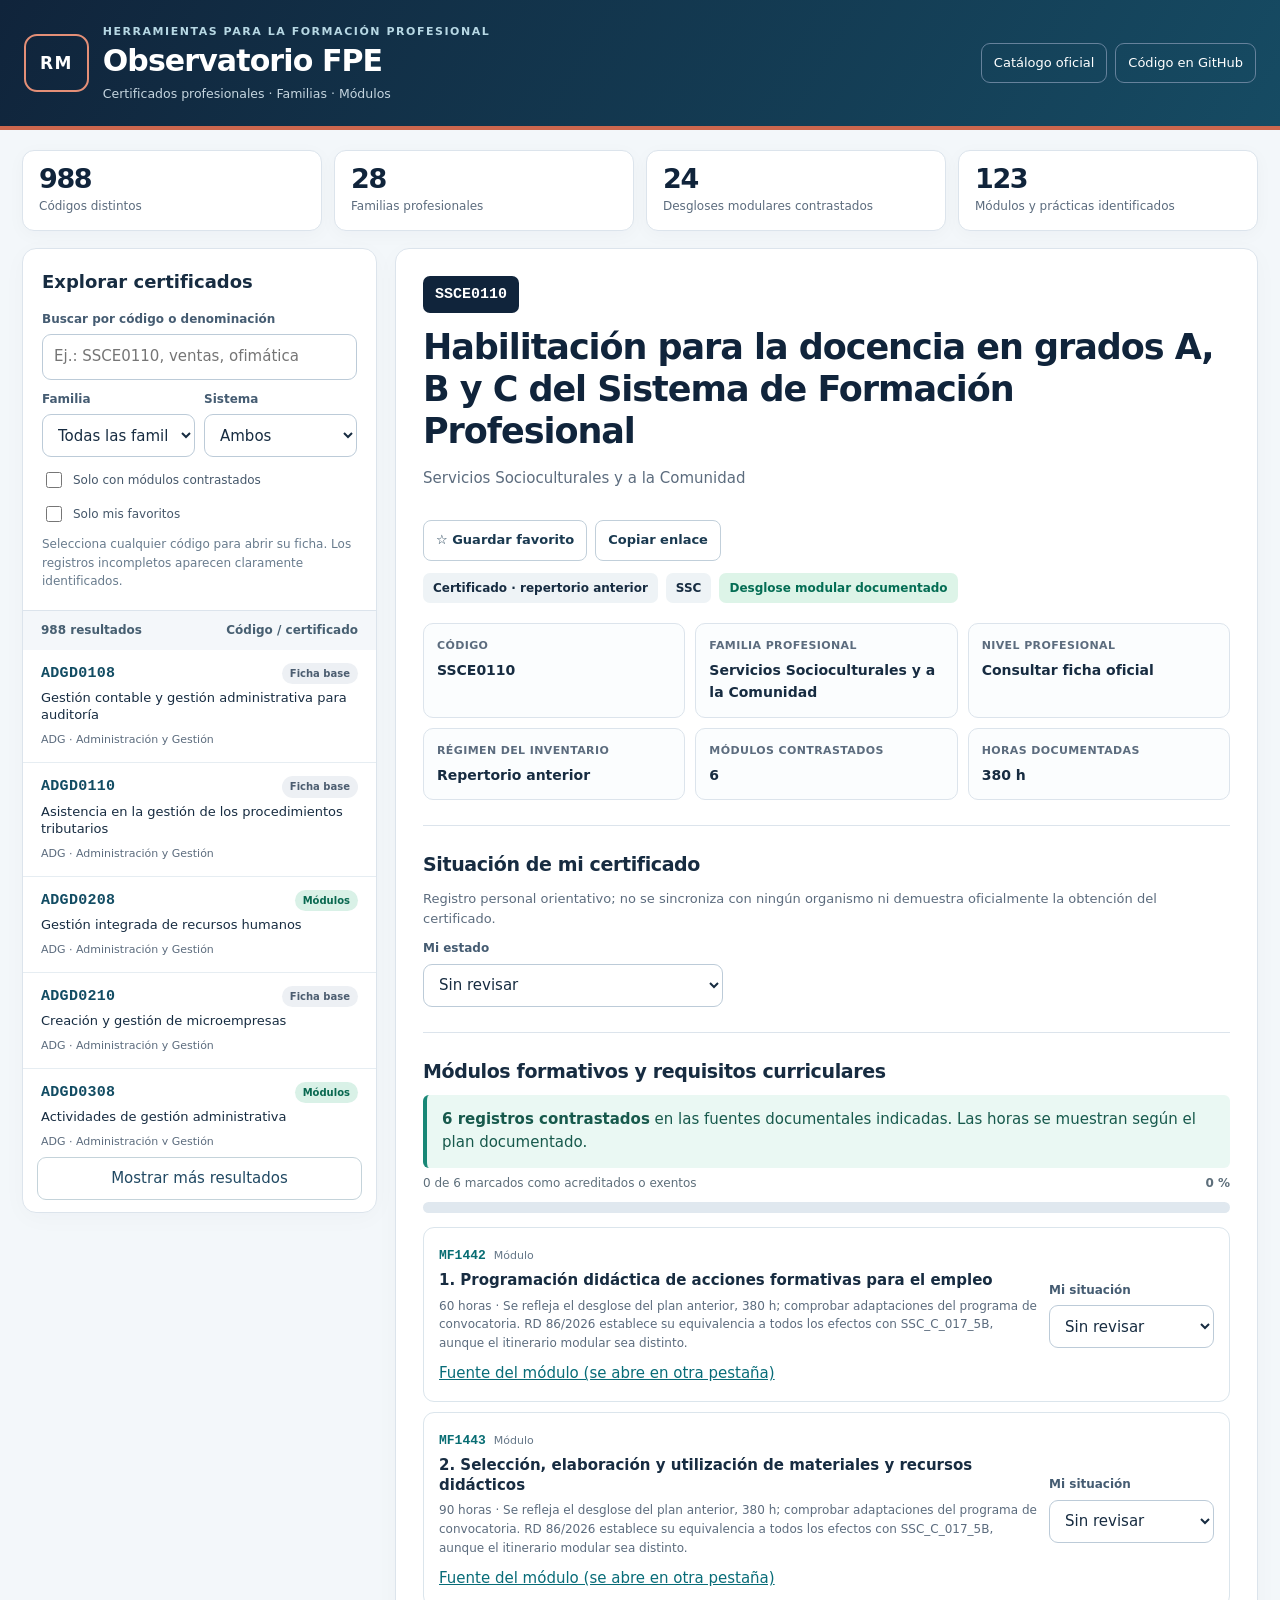
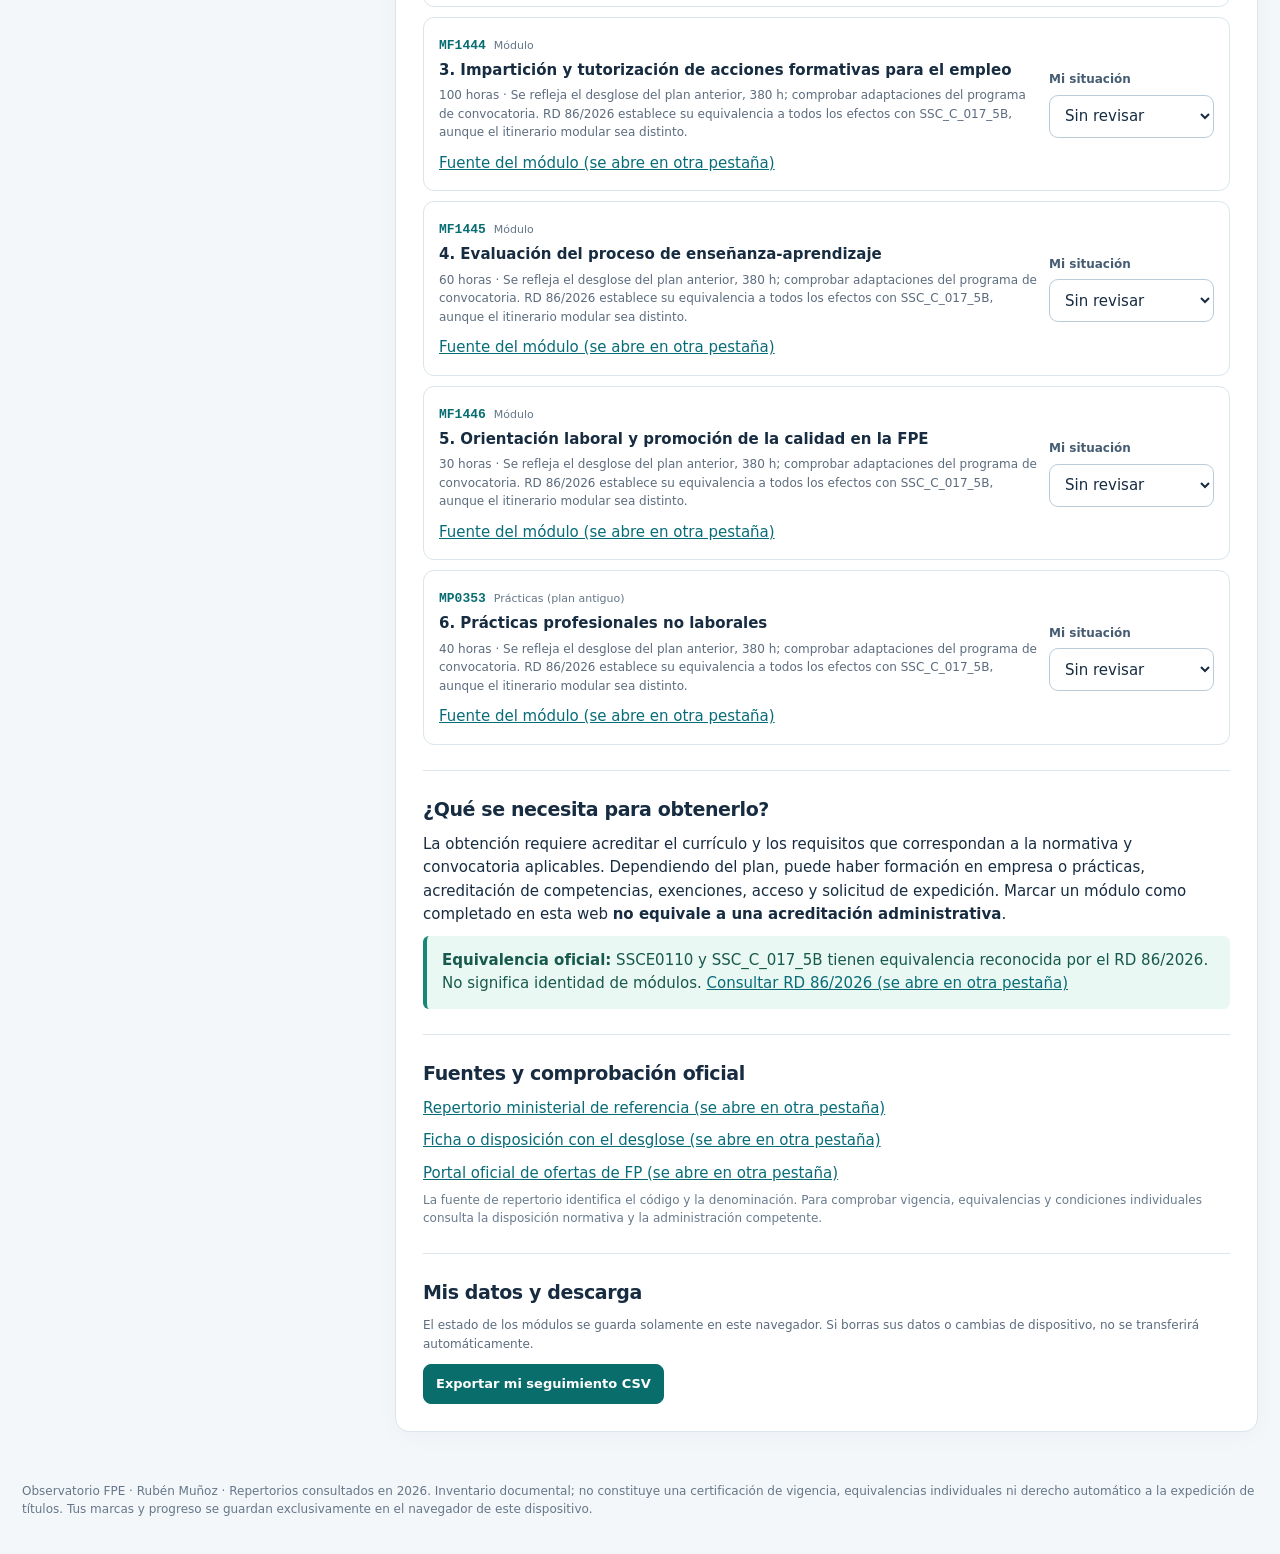
<file: certificados-fpe/index.html>
<!doctype html>
<html lang="es">
<head>
<meta charset="utf-8">
<meta name="viewport" content="width=device-width,initial-scale=1">
<meta name="theme-color" content="#0f2540">
<meta name="description" content="Observatorio de certificados profesionales: consulta 988 códigos, módulos, familias y fuentes oficiales.">
<title>Observatorio FPE · Certificados y módulos</title>
<style>
:root{color-scheme:light;--navy:#10243b;--navy2:#173552;--ink:#172c41;--muted:#5c6c7e;--accent:#cd674e;--teal:#096e6b;--line:#dce4ec;--bg:#f3f7fa;--panel:#fff;--soft:#eaf1f5;--yellow:#9d6217}
*{box-sizing:border-box}html{scroll-behavior:smooth}body{margin:0;color:var(--ink);background:var(--bg);font:15px/1.55 system-ui,-apple-system,"Segoe UI",Roboto,Arial,sans-serif}button,input,select{font:inherit}button{cursor:pointer}a{color:#086c78}a:hover{text-decoration-thickness:2px}button:focus-visible,input:focus-visible,select:focus-visible,a:focus-visible{outline:3px solid #b46a27;outline-offset:3px}button:disabled{cursor:not-allowed;opacity:.5}
.top{color:#fff;background:linear-gradient(120deg,var(--navy),#164b63);border-bottom:4px solid var(--accent);padding:23px max(24px,calc((100% - 1480px)/2));display:flex;align-items:center;justify-content:space-between;gap:20px;flex-wrap:wrap}
.brand{display:flex;align-items:center;gap:14px}.mark{border:2px solid #e48f77;color:#fff;border-radius:13px;font-size:17px;letter-spacing:.08em;font-weight:800;padding:14px}.eyebrow{letter-spacing:.14em;font-size:11px;text-transform:uppercase;color:#b7d8e4;font-weight:800;margin:0 0 4px}.top h1{font-size:clamp(22px,2.6vw,30px);line-height:1.12;margin:0;letter-spacing:-.03em}.top small{display:block;color:#c5d5df;margin-top:6px}.top-links{display:flex;gap:8px;flex-wrap:wrap}.top-links a{color:#fff;text-decoration:none;font-size:13px;padding:9px 12px;border:1px solid #66829c;border-radius:9px}.top-links a:hover{background:#fff2}
.stats{max-width:1480px;margin:20px auto 17px;padding:0 22px;display:grid;grid-template-columns:repeat(4,minmax(0,1fr));gap:12px}.stat{background:var(--panel);border:1px solid var(--line);border-radius:12px;padding:13px 16px;box-shadow:0 4px 18px #132b4408}.stat strong{display:block;font-size:27px;letter-spacing:-.05em;line-height:1.1;color:var(--navy)}.stat span{font-size:12px;color:var(--muted)}
.workspace{max-width:1480px;margin:0 auto;padding:0 22px 50px;display:grid;grid-template-columns:355px minmax(0,1fr);align-items:start;gap:18px}.sidebar,.content{background:var(--panel);border:1px solid var(--line);border-radius:14px;box-shadow:0 5px 24px #142c4707}.sidebar{position:sticky;top:10px;overflow:hidden}.sidebar-head{padding:19px;border-bottom:1px solid var(--line)}.sidebar-head h2{font-size:18px;margin:0 0 14px}.field-label{display:block;font-size:12px;font-weight:800;color:#455c72;margin:10px 0 6px}.field,input[type=search],select{width:100%;border:1px solid #bccbd8;border-radius:9px;background:#fff;color:var(--ink);padding:10px 11px;min-height:43px}.filters{display:grid;grid-template-columns:1fr 1fr;gap:9px}.check{display:flex;align-items:center;gap:8px;font-size:12px;color:#45576a;margin-top:12px;cursor:pointer}.check input{width:16px;height:16px;accent-color:var(--teal)}.result-head{display:flex;justify-content:space-between;padding:10px 18px;background:#f4f7fa;color:#475f71;font-size:12px;font-weight:700}.result-list{max-height:55vh;min-height:240px;overflow:auto}.result{display:block;text-align:left;border:0;border-bottom:1px solid #e6edf2;width:100%;background:#fff;padding:12px 18px;color:var(--ink)}.result:hover{background:#eef5f7}.result[aria-current=true]{background:#e5f3f1;border-left:4px solid #087873;padding-left:14px}.result .line1{display:flex;justify-content:space-between;gap:8px;align-items:center}.code{font-family:ui-monospace,SFMono-Regular,Consolas,monospace;font-weight:800;letter-spacing:.02em;color:#124c63}.result .name{display:block;font-size:13px;line-height:1.35;margin:4px 0 3px}.result .family{font-size:11px;color:var(--muted)}.pill{display:inline-block;padding:3px 8px;border-radius:99px;background:#edf0f4;color:#4c5d70;font-size:10px;font-weight:800;white-space:nowrap}.pill.ok{background:#d9f1e7;color:#096850}.pill.pending{background:#fff0dd;color:#92601c}.showmore{width:calc(100% - 28px);margin:12px 14px;background:#fff;border:1px solid #c4d3da;border-radius:9px;padding:9px;color:#214963}
.content{min-height:610px;padding:27px}.detail-top{display:flex;gap:15px;justify-content:space-between;align-items:start;flex-wrap:wrap}.detail-code{display:inline-block;background:var(--navy);color:#fff;padding:7px 12px;border-radius:7px;font-family:ui-monospace,monospace;font-weight:800;font-size:15px}.detail-title{font-size:clamp(24px,3vw,35px);line-height:1.2;letter-spacing:-.03em;margin:13px 0 9px;color:var(--navy)}.dim{color:var(--muted)}.chips{display:flex;gap:8px;flex-wrap:wrap;margin:12px 0 20px}.chip{display:inline-flex;align-items:center;gap:5px;background:#eef3f6;border-radius:7px;font-size:12px;padding:6px 10px;font-weight:650}.chip.verified{color:#046d54;background:#ddf4e8}.chip.unverified{color:#885916;background:#fff1de}.actions{display:flex;gap:8px;flex-wrap:wrap}.btn{border:1px solid #c1cfda;background:#fff;color:#193950;padding:9px 12px;border-radius:8px;font-size:13px;font-weight:750}.btn:hover{background:#eef5f7}.btn.primary{background:var(--teal);border-color:var(--teal);color:#fff}.btn.primary:hover{background:#064f50}.grid{display:grid;grid-template-columns:repeat(3,minmax(0,1fr));gap:10px}.info{border:1px solid var(--line);border-radius:10px;background:#fbfdfe;padding:13px}.info label{display:block;color:var(--muted);font-size:11px;font-weight:750;text-transform:uppercase;letter-spacing:.035em}.info b{display:block;margin-top:6px;font-size:14px}.section{border-top:1px solid var(--line);margin-top:25px;padding-top:24px}.section h3{font-size:19px;letter-spacing:-.02em;margin:0 0 9px}.section p{margin:6px 0 10px}.notice{border-left:4px solid #c9953e;background:#fff8ea;padding:13px 15px;border-radius:6px;color:#5f4b25}.notice.good{border-left-color:#188776;background:#eaf8f3;color:#17594c}.modules{display:grid;gap:10px;margin-top:14px}.module{border:1px solid #dbe5ec;border-radius:11px;padding:15px;display:grid;grid-template-columns:minmax(0,1fr) 165px;gap:12px;align-items:center}.module-code{display:inline-block;font:700 13px ui-monospace,monospace;color:#086d73;margin-right:8px}.module h4{font-size:15px;margin:4px 0 2px;line-height:1.35}.meta{color:var(--muted);font-size:12px}.module .field-label{margin-top:0}.progress{height:11px;background:#e0e8ef;overflow:hidden;border-radius:10px;margin:10px 0}.progress span{display:block;background:#12877b;height:100%;transition:width .15s}.progress-caption{display:flex;justify-content:space-between;font-size:12px;color:#5e6f7b}.link-list{display:grid;gap:9px}.link-list a{overflow-wrap:anywhere}.small{font-size:12px}.footer{max-width:1480px;margin:0 auto 35px;padding:0 22px;color:#667789;font-size:12px}.empty{padding:24px 17px;color:var(--muted);font-size:13px}.hint{font-size:12px;color:#687b8d;margin:10px 0 0}.error{color:#a52e36}.a11y-skip{position:absolute;left:-1000px;top:0;background:#fff;color:#111;padding:8px}.a11y-skip:focus{left:8px;z-index:100}.brief{margin:10px 0 18px;font-size:13px}.tag{font-size:11px;color:#647687}
@media(max-width:980px){.workspace{grid-template-columns:305px minmax(0,1fr)}.stats{grid-template-columns:repeat(2,1fr)}.grid{grid-template-columns:repeat(2,1fr)}.content{padding:20px}}
@media(max-width:720px){.top{padding:18px}.workspace{display:block;padding:0 12px 30px}.stats{padding:0 12px;margin:12px auto;gap:8px}.stat{padding:10px}.stat strong{font-size:23px}.sidebar{position:static;margin-bottom:13px}.sidebar-head{padding:14px}.result-list{max-height:270px;min-height:140px}.content{padding:19px;min-height:350px}.detail-title{font-size:23px}.grid{grid-template-columns:1fr 1fr}.module{grid-template-columns:1fr}.module select{max-width:100%}.footer{padding:0 16px}.top-links{width:100%}}
@media(max-width:380px){.grid{grid-template-columns:1fr}.filters{grid-template-columns:1fr}}
@media(prefers-reduced-motion:reduce){html{scroll-behavior:auto}.progress span{transition:none}}
</style>
</head>
<body>
<a class="a11y-skip" href="#detalle">Saltar a la ficha del certificado</a>
<header class="top">
<div class="brand"><div class="mark" aria-hidden="true">RM</div><div><p class="eyebrow">Herramientas para la Formación Profesional</p><h1>Observatorio FPE</h1><small>Certificados profesionales · Familias · Módulos</small></div></div>
<nav class="top-links" aria-label="Enlaces principales"><a href="https://www.todofp.es/catalogos-registros-sistema-fp/catalogo-nacional-ofertas-sistema.html" target="_blank" rel="noopener">Catálogo oficial</a><a href="https://github.com/rumuva/ruben-munoz-docente/tree/main/certificados-fpe" target="_blank" rel="noopener">Código en GitHub</a></nav>
</header>
<section class="stats" aria-label="Resumen del catálogo"><div class="stat"><strong id="countAll">988</strong><span>Códigos distintos</span></div><div class="stat"><strong id="countFamilies">28</strong><span>Familias profesionales</span></div><div class="stat"><strong id="countVerified">24</strong><span>Desgloses modulares contrastados</span></div><div class="stat"><strong id="countModules">123</strong><span>Módulos y prácticas identificados</span></div></section>
<div class="workspace">
<aside class="sidebar" aria-label="Buscar certificados">
<div class="sidebar-head"><h2>Explorar certificados</h2><label class="field-label" for="search">Buscar por código o denominación</label><input id="search" type="search" placeholder="Ej.: SSCE0110, ventas, ofimática" autocomplete="off"><div class="filters"><div><label class="field-label" for="family">Familia</label><select id="family"><option value="">Todas las familias</option></select></div><div><label class="field-label" for="system">Sistema</label><select id="system"><option value="">Ambos</option><option value="A">Repertorio anterior</option><option value="C">Nuevo Grado C</option></select></div></div><label class="check"><input id="onlyVerified" type="checkbox">Solo con módulos contrastados</label><label class="check"><input id="onlyFav" type="checkbox">Solo mis favoritos</label><p class="hint">Selecciona cualquier código para abrir su ficha. Los registros incompletos aparecen claramente identificados.</p></div>
<div class="result-head"><span id="resultsCount">Resultados</span><span>Código / certificado</span></div><div id="results" class="result-list" aria-label="Resultados de búsqueda"></div><button type="button" id="more" class="showmore" hidden>Mostrar más resultados</button>
</aside>
<main id="detalle" class="content" tabindex="-1" aria-label="Ficha del certificado"><p>Preparando el catálogo...</p></main>
</div>
<footer class="footer">Observatorio FPE · Rubén Muñoz · Repertorios consultados en 2026. Inventario documental; no constituye una certificación de vigencia, equivalencias individuales ni derecho automático a la expedición de títulos. Tus marcas y progreso se guardan exclusivamente en el navegador de este dispositivo.</footer>
<script src="data.js"></script>
<script>
(function(){
"use strict";
var D=window.FPE_DATA;var detail=document.getElementById("detalle"),list=document.getElementById("results");
if(!D||!D.catalog||D.catalog.length!==988){detail.innerHTML='<p class="error">No se han podido cargar los datos. Comprueba que el archivo data.js acompaña a esta página.</p>';return;}
var fam=Object.fromEntries(D.families.map(function(f){return[f.c,f.n];}));
var byCode=new Map(D.catalog.map(function(c){return[c.c,c];}));
var modBy={};D.modules.forEach(function(m){(modBy[m.cert]||(modBy[m.cert]=[])).push(m);});
var verified=new Set(Object.keys(modBy));
var saved;try{saved=JSON.parse(localStorage.getItem("fpe_progreso_v1")||"{}")}catch(e){saved={}}
var state={q:"",fam:"",system:"",onlyVerified:false,onlyFav:false,limit:85,selected:""};
function esc(x){return String(x==null?"":x).replace(/[&<>"']/g,function(ch){return({"&":"&amp;","<":"&lt;",">":"&gt;",'"':"&quot;","'":"&#39;"})[ch]})}
function norm(s){return String(s||"").normalize("NFD").replace(/[\u0300-\u036f]/g,"").toLowerCase().trim()}
function store(){try{localStorage.setItem("fpe_progreso_v1",JSON.stringify(saved))}catch(e){console.warn("El navegador impide guardar el progreso.")}}
function getCert(c){return saved[c]||{fav:false,status:"Sin revisar",m:{}}}
function iconVerified(c){return verified.has(c)?"<span class='pill ok'>Módulos</span>":"<span class='pill'>Ficha base</span>"}
function filtered(){return D.catalog.filter(function(c){var s=getCert(c.c);return(!state.q||norm(c.c+" "+c.n+" "+(fam[c.f]||"")).includes(norm(state.q)))&&(!state.fam||state.fam===c.f)&&(!state.system||state.system===c.s)&&(!state.onlyVerified||verified.has(c.c))&&(!state.onlyFav||s.fav)})}
function renderResults(){var found=filtered();document.getElementById("resultsCount").textContent=found.length+" resultados";list.innerHTML=found.slice(0,state.limit).map(function(c){return'<button type="button" class="result" data-cert="'+esc(c.c)+'" aria-current="'+(state.selected===c.c)+'"><span class="line1"><span class="code">'+esc(c.c)+'</span>'+iconVerified(c.c)+'</span><span class="name">'+esc(c.n)+'</span><span class="family">'+esc(c.f)+" · "+esc(fam[c.f])+'</span></button>'}).join("")||'<p class="empty">No hay resultados. Prueba otra palabra o desactiva filtros.</p>';document.getElementById("more").hidden=found.length<=state.limit}
function info(label,value){return'<div class="info"><label>'+esc(label)+'</label><b>'+esc(value)+'</b></div>'}
function safeUrl(u){try{var url=new URL(u);return url.protocol==="https:"?url.href:""}catch(e){return""}}
function source(label,url){var ok=safeUrl(url);return ok?'<a href="'+esc(ok)+'" target="_blank" rel="noopener noreferrer">'+esc(label)+' (se abre en otra pestaña)</a>':""}
function statusSelect(code,mod,current){var options=["Sin revisar","Pendiente","En curso","Acreditado","Exento / convalidado"];return'<select aria-label="Situación del módulo '+esc(mod.code)+'" data-mod-cert="'+esc(code)+'" data-mod-code="'+esc(mod.code)+'">'+options.map(function(o){return'<option value="'+esc(o)+'"'+(current===o?' selected':'')+'>'+esc(o)+'</option>'}).join("")+'</select>'}
function renderDetail(code){var c=byCode.get(code);if(!c)return;state.selected=code;var m=modBy[code]||[],s=getCert(code),own=s.m||{},done=m.filter(function(x){return["Acreditado","Exento / convalidado"].includes(own[x.code])}),totalKnown=m.reduce(function(n,x){return n+(x.hours||0)},0),hasBlank=m.some(function(x){return x.hours==null}),percent=m.length?Math.round(100*done.length/m.length):0;
var title='<div class="detail-top"><div><span class="detail-code">'+esc(c.c)+'</span><h2 class="detail-title">'+esc(c.n)+'</h2><p class="dim">'+esc(fam[c.f]||"Familia sin determinar")+'</p></div><div class="actions"><button id="fav" type="button" class="btn" aria-pressed="'+!!s.fav+'">'+(s.fav?'★ Quitar favorito':'☆ Guardar favorito')+'</button><button id="share" type="button" class="btn">Copiar enlace</button></div></div>';
var chips='<div class="chips"><span class="chip">'+(c.s==="C"?"Grado C · nueva codificación":"Certificado · repertorio anterior")+'</span><span class="chip">'+esc(c.f)+'</span><span class="chip '+(m.length?"verified":"unverified")+'">'+(m.length?"Desglose modular documentado":"Desglose aún no incorporado")+'</span></div>';
var cols='<div class="grid">'+info("Código",c.c)+info("Familia profesional",fam[c.f]||c.f)+info("Nivel profesional",c.l?("Nivel "+c.l):"Consultar ficha oficial")+info("Régimen del inventario",c.s==="C"?"Nuevo Grado C":"Repertorio anterior")+info("Módulos contrastados",m.length?String(m.length):"Pendiente")+info("Horas documentadas",m.length?(totalKnown+" h"+(hasBlank?" (suma parcial)":"")):"Sin determinar")+'</div>';
var intro='<section class="section"><h3>Situación de mi certificado</h3><p class="dim brief">Registro personal orientativo; no se sincroniza con ningún organismo ni demuestra oficialmente la obtención del certificado.</p><label class="field-label" for="certStatus">Mi estado</label><select id="certStatus" style="max-width:300px"><option>Sin revisar</option><option>Me interesa</option><option>En trámite</option><option>Obtenido</option></select></section>';
var mods='<section class="section"><h3>Módulos formativos y requisitos curriculares</h3>';
if(!m.length){mods+='<div class="notice"><strong>No hay módulos contrastados para este código en esta versión.</strong><p>La ficha básica se puede consultar, pero no sería correcto deducir aquí qué unidades formativas, módulos o prácticas faltan. Abre la fuente oficial para verificar su plan completo.</p></div>'}
else{mods+='<div class="notice good"><strong>'+m.length+' registros contrastados</strong> en las fuentes documentales indicadas. '+(hasBlank?'Hay módulos sin carga horaria individual incorporada.':'Las horas se muestran según el plan documentado.')+'</div><p class="progress-caption"><span>'+done.length+' de '+m.length+' marcados como acreditados o exentos</span><strong>'+percent+' %</strong></p><div class="progress" role="progressbar" aria-label="Avance registrado" aria-valuenow="'+percent+'" aria-valuemin="0" aria-valuemax="100"><span style="width:'+percent+'%"></span></div><div class="modules">'+m.map(function(x,i){var status=own[x.code]||"Sin revisar";return'<article class="module"><div><div><span class="module-code">'+esc(x.code)+'</span><span class="tag">'+esc(x.type)+'</span></div><h4>'+(i+1)+'. '+esc(x.name)+'</h4><p class="meta">'+(x.hours!=null?x.hours+' horas':'Horas individuales no incorporadas')+(x.note?' · '+esc(x.note):'')+'</p>'+source("Fuente del módulo",x.source)+'</div><div><label class="field-label">Mi situación</label>'+statusSelect(c.c,x,status)+'</div></article>'}).join("")+'</div>'}
mods+='</section>';
var equiv=code==="SSCE0110"||code==="SSC_C_017_5B"?'<div class="notice good"><strong>Equivalencia oficial:</strong> SSCE0110 y SSC_C_017_5B tienen equivalencia reconocida por el RD 86/2026. No significa identidad de módulos. '+source("Consultar RD 86/2026",D.references.equivalence)+'</div>':"";
var guide='<section class="section"><h3>¿Qué se necesita para obtenerlo?</h3><p>La obtención requiere acreditar el currículo y los requisitos que correspondan a la normativa y convocatoria aplicables. Dependiendo del plan, puede haber formación en empresa o prácticas, acreditación de competencias, exenciones, acceso y solicitud de expedición. Marcar un módulo como completado en esta web <strong>no equivale a una acreditación administrativa</strong>.</p>'+equiv+'</section>';
var bulk=c.s==="C"?D.references.new:D.references.old;var refs='<section class="section"><h3>Fuentes y comprobación oficial</h3><div class="link-list">'+source("Repertorio ministerial de referencia",bulk)+(m.length?source("Ficha o disposición con el desglose",m[0].source):"")+source("Portal oficial de ofertas de FP",D.references.catalog)+'</div><p class="hint">La fuente de repertorio identifica el código y la denominación. Para comprobar vigencia, equivalencias y condiciones individuales consulta la disposición normativa y la administración competente.</p></section>';
var bottom='<section class="section"><h3>Mis datos y descarga</h3><p class="dim small">El estado de los módulos se guarda solamente en este navegador. Si borras sus datos o cambias de dispositivo, no se transferirá automáticamente.</p><button type="button" id="export" class="btn primary">Exportar mi seguimiento CSV</button></section>';
detail.innerHTML=title+chips+cols+intro+mods+guide+refs+bottom;
document.getElementById("certStatus").value=s.status||"Sin revisar";
renderResults();
}
function selectCert(code,scroll){if(!byCode.has(code))return;renderDetail(code);if(location.hash.slice(1)!==code){history.replaceState(null,"","#"+encodeURIComponent(code))}if(scroll&&innerWidth<=720){detail.scrollIntoView({behavior:"smooth",block:"start"})}}
list.addEventListener("click",function(e){var b=e.target.closest("button[data-cert]");if(b)selectCert(b.dataset.cert,true)});
document.getElementById("more").addEventListener("click",function(){state.limit+=85;renderResults()});
["search","family","system","onlyVerified","onlyFav"].forEach(function(id){var el=document.getElementById(id);el.addEventListener(id==="search"?"input":"change",function(){state.q=document.getElementById("search").value;state.fam=document.getElementById("family").value;state.system=document.getElementById("system").value;state.onlyVerified=document.getElementById("onlyVerified").checked;state.onlyFav=document.getElementById("onlyFav").checked;state.limit=85;renderResults()})});
detail.addEventListener("change",function(e){var t=e.target,c=state.selected;if(t.id==="certStatus"){var p=getCert(c);p.status=t.value;saved[c]=p;store()}else if(t.matches("select[data-mod-code]")){var p2=getCert(c);p2.m=p2.m||{};p2.m[t.dataset.modCode]=t.value;saved[c]=p2;store();renderDetail(c)}});
detail.addEventListener("click",function(e){var id=e.target.id,c=state.selected;if(id==="fav"){var p=getCert(c);p.fav=!p.fav;saved[c]=p;store();renderDetail(c)}if(id==="share"){var u=location.href.split("#")[0]+"#"+encodeURIComponent(c);if(navigator.clipboard&&isSecureContext)navigator.clipboard.writeText(u).then(function(){e.target.textContent="Enlace copiado"}).catch(function(){window.prompt("Copia el enlace:",u)});else window.prompt("Copia el enlace:",u)}if(id==="export")exportCsv()});
function exportCsv(){var lines=[["Certificado","Denominación","Estado certificado","Módulo","Denominación módulo","Estado módulo"]];D.catalog.forEach(function(c){var p=saved[c.c];if(!p)return;var m=modBy[c.c]||[];if(m.length)m.forEach(function(x){lines.push([c.c,c.n,p.status||"Sin revisar",x.code,x.name,(p.m||{})[x.code]||"Sin revisar"])});else lines.push([c.c,c.n,p.status||"Sin revisar","","",""]) });function cell(v){return'"'+String(v||"").replace(/"/g,'""')+'"'}var csv="\ufeff"+lines.map(function(r){return r.map(cell).join(";")}).join("\r\n");var a=document.createElement("a");a.href=URL.createObjectURL(new Blob([csv],{type:"text/csv;charset=utf-8"}));a.download="Mi_seguimiento_certificados_FPE.csv";a.click();setTimeout(function(){URL.revokeObjectURL(a.href)},1000)}
window.addEventListener("hashchange",function(){var c=decodeURIComponent(location.hash.slice(1));if(byCode.has(c))selectCert(c,false)});
D.families.forEach(function(x){var o=document.createElement("option");o.value=x.c;o.textContent=x.c+" · "+x.n;document.getElementById("family").appendChild(o)});
document.getElementById("countAll").textContent=D.catalog.length;document.getElementById("countFamilies").textContent=D.families.length;document.getElementById("countVerified").textContent=verified.size;document.getElementById("countModules").textContent=D.modules.length;
var initial=decodeURIComponent(location.hash.slice(1));selectCert(byCode.has(initial)?initial:"SSCE0110",false);
})();
</script>
</body>
</html>
</file>
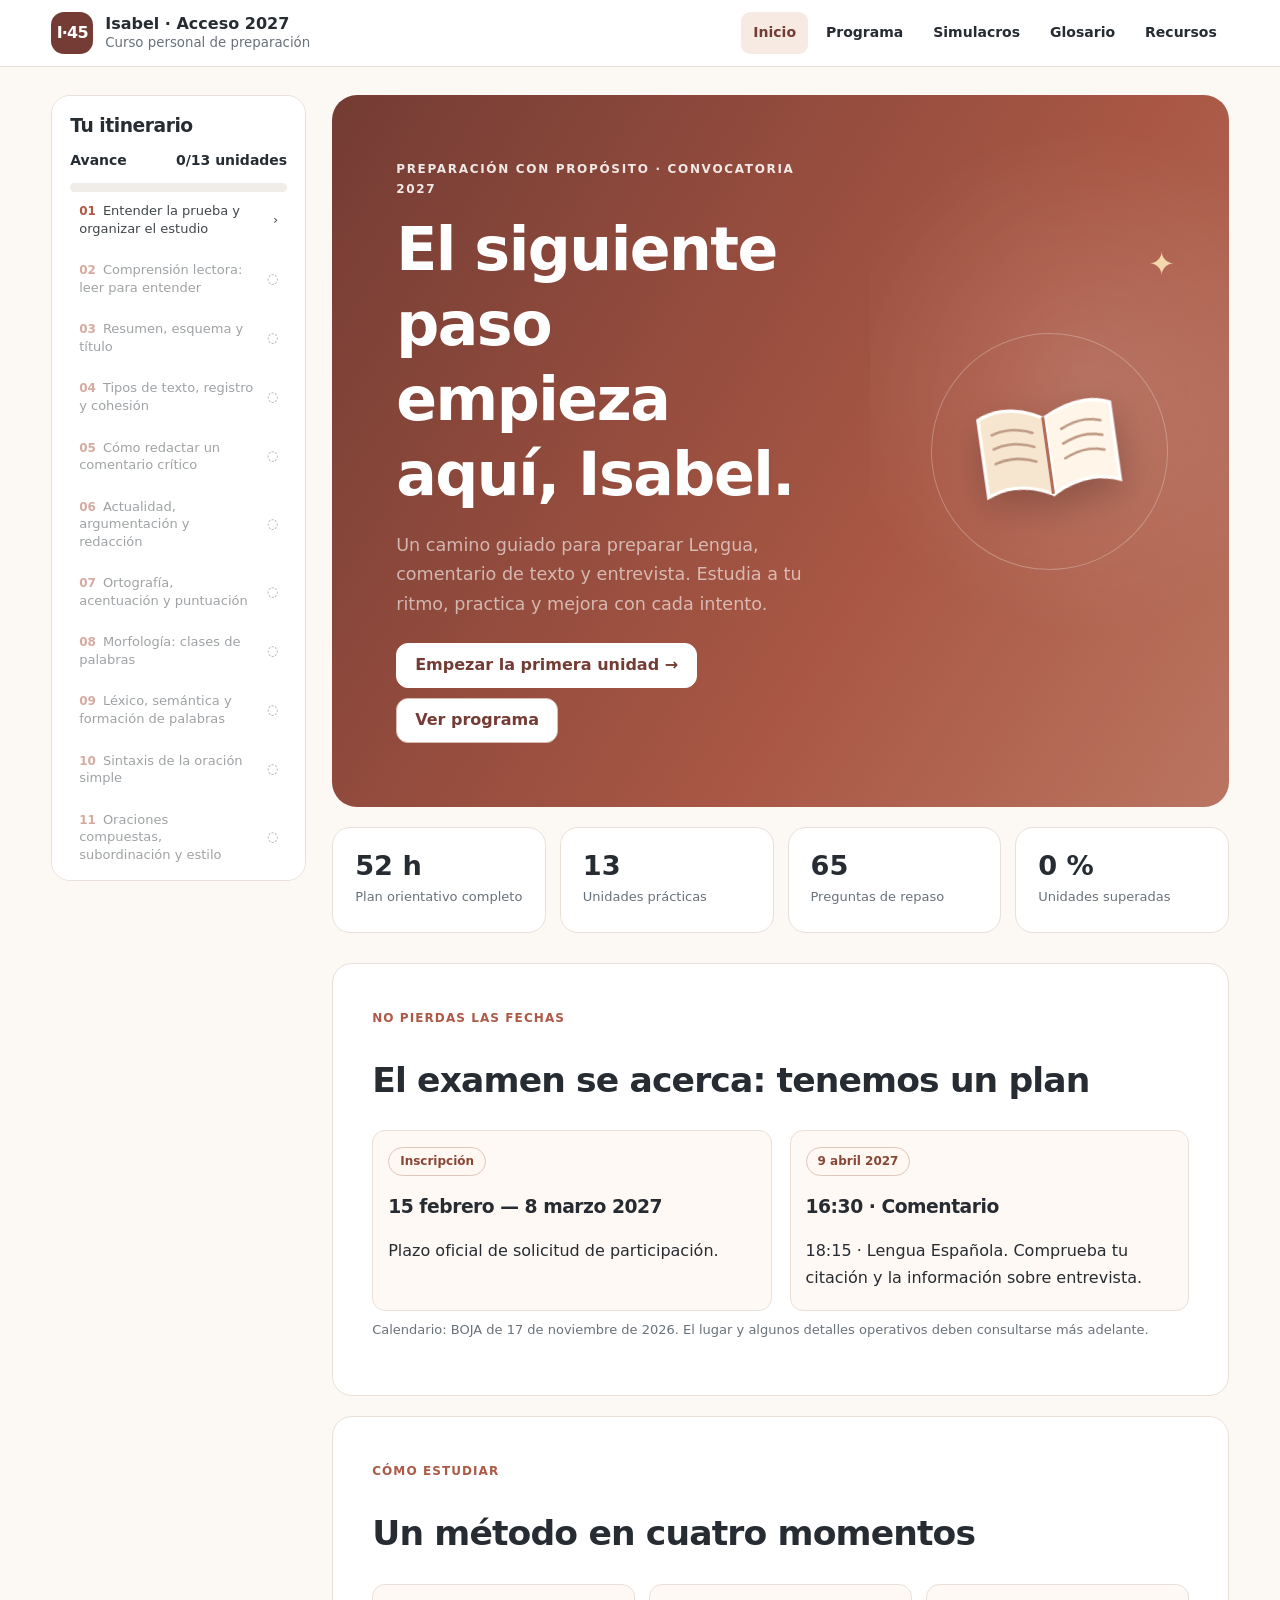
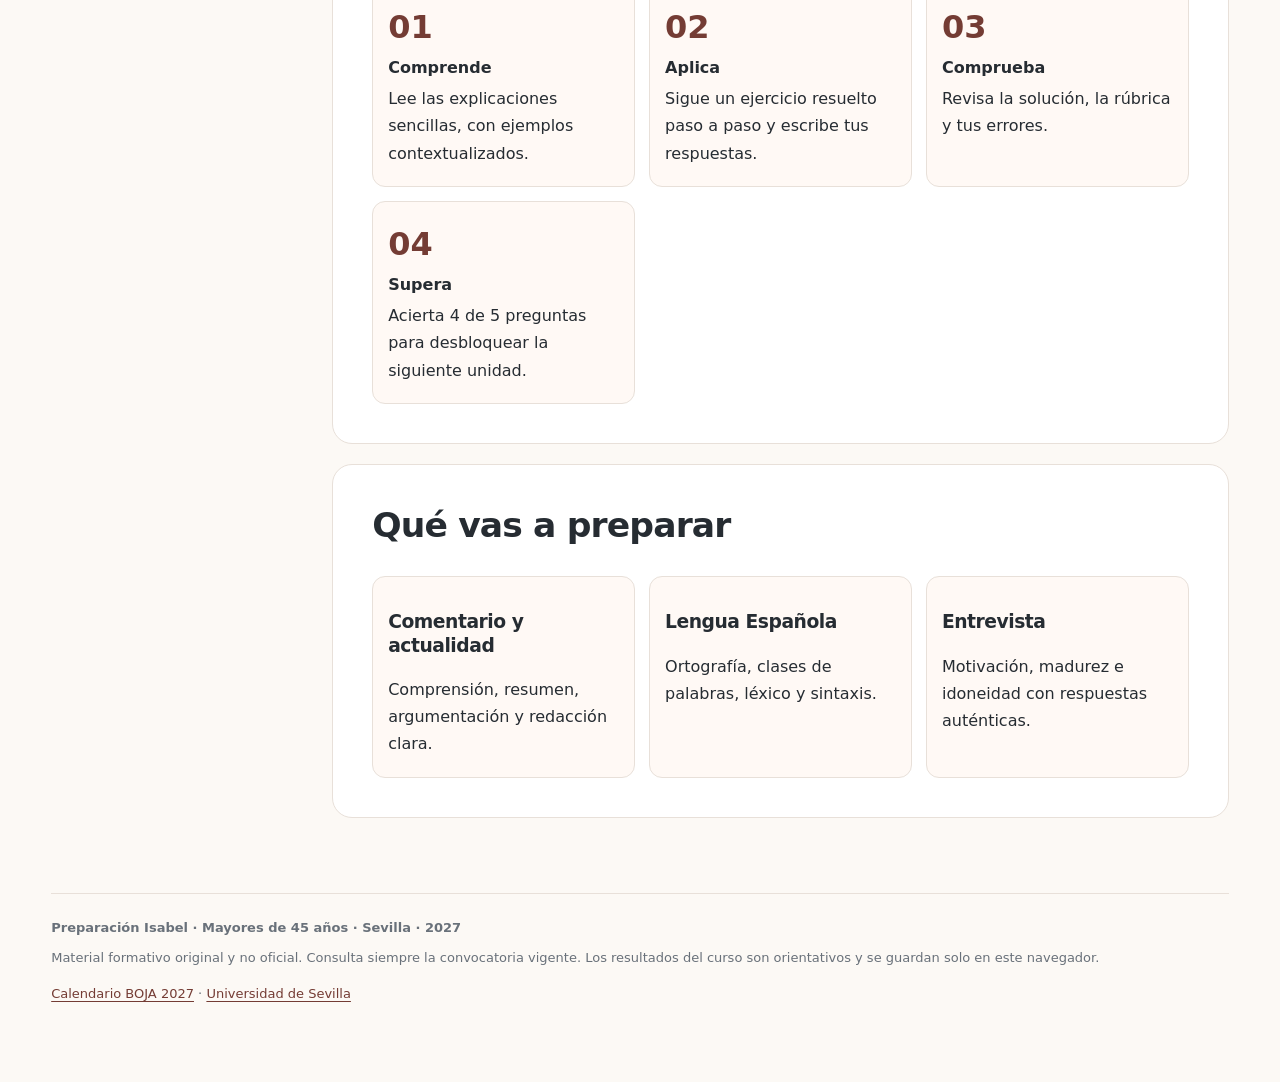
<file: isabel-acceso-45-2027/index.html>
<!doctype html>
<html lang="es">
<head>
<meta charset="UTF-8"><meta name="viewport" content="width=device-width,initial-scale=1">
<meta name="theme-color" content="#753d35"><meta name="description" content="Curso interactivo de preparación para el acceso a la Universidad de Sevilla para mayores de 45 años, convocatoria 2027. Comentario, Lengua y entrevista.">
<title>Isabel | Acceso a la universidad +45 · 2027</title>
<style>
:root{--ink:#262c32;--muted:#69717a;--copper:#ad5945;--dark:#743c34;--cream:#fcf9f5;--soft:#f6eae3;--line:#e8e0d9;--green:#255e4d;--blue:#244968;--white:#fff;--focus:#ecad44}
*{box-sizing:border-box}html{scroll-behavior:smooth}body{margin:0;background:var(--cream);color:var(--ink);font:16px/1.7 system-ui,-apple-system,"Segoe UI",Arial,sans-serif}h1,h2,h3,h4{line-height:1.25;letter-spacing:-.025em}h1{font-size:clamp(2.3rem,4.7vw,4.5rem);margin:12px 0 18px;font-weight:790}h2{font-size:clamp(1.55rem,2.7vw,2.3rem)}h3{font-size:1.17rem}p{margin:.65em 0 1.1em}a{color:var(--dark);text-decoration-thickness:1px;text-underline-offset:3px}a:hover{text-decoration-thickness:2px}button,input,textarea{font:inherit}button{cursor:pointer}button:focus-visible,a:focus-visible,input:focus-visible,textarea:focus-visible{outline:3px solid var(--focus);outline-offset:3px}.skip{position:absolute;left:1rem;top:-80px;background:white;padding:10px;z-index:100}.skip:focus{top:12px}.top{position:sticky;top:0;background:#fffffff0;backdrop-filter:blur(12px);border-bottom:1px solid var(--line);z-index:20}.top-inner{max-width:1420px;margin:auto;padding:12px 4%;display:flex;align-items:center;gap:28px}.mark{width:42px;height:42px;border-radius:13px;background:var(--dark);color:white;display:grid;place-items:center;font-weight:900;letter-spacing:-.05em}.brand{font-weight:800;line-height:1.1;text-decoration:none;color:var(--ink);display:flex;align-items:center;gap:12px;white-space:nowrap}.brand small{font-weight:500;color:var(--muted);display:block;margin-top:4px}.top-nav{margin-left:auto;display:flex;gap:6px;flex-wrap:wrap}.top-nav button{border:0;background:transparent;padding:9px 12px;border-radius:9px;color:var(--ink);font-weight:650;font-size:14px}.top-nav button:hover,.top-nav button.active{background:var(--soft);color:var(--dark)}.wrap{max-width:1420px;margin:auto;padding:28px 4% 76px}.hero{border-radius:25px;background:linear-gradient(122deg,#743c34 0%,#a95744 62%,#ba7560 100%);color:white;display:grid;grid-template-columns:minmax(0,1.2fr) minmax(280px,.8fr);overflow:hidden;min-height:370px}.hero-body{padding:clamp(28px,5vw,67px)}.eyebrow{font-weight:800;letter-spacing:.14em;font-size:12px;text-transform:uppercase;opacity:.88}.hero p{font-size:1.1rem;max-width:55ch;color:#fff9}.hero-art{display:grid;place-items:center;position:relative;background:radial-gradient(circle at 60% 40%,#ffffff22 0%,transparent 54%)}.art-book{width:66%;max-width:310px;aspect-ratio:1;border:1px solid #ffffff44;border-radius:50%;display:grid;place-items:center;transform:rotate(-8deg)}.art-book svg{width:77%;height:77%;filter:drop-shadow(0 14px 18px #42231f55)}.stars{position:absolute;top:20%;right:15%;font-size:2rem;color:#f5d7ae}.btn{display:inline-flex;align-items:center;justify-content:center;gap:8px;background:var(--dark);color:white;border:1px solid var(--dark);border-radius:12px;padding:11px 18px;font-weight:700;text-decoration:none;line-height:1.3}.btn:hover{background:#5d2c28;color:white}.btn.light{background:white;color:var(--dark);border-color:white}.btn.light:hover{background:#fff2e9}.btn.outline{background:white;color:var(--dark);border-color:#d7bdb3}.btn.outline:hover{background:var(--soft)}.btn.quiet{background:transparent;border:1px solid var(--line);color:var(--ink)}.btn.sm{padding:8px 12px;font-size:14px}.btn:disabled{opacity:.4;cursor:not-allowed}.actions{display:flex;gap:10px;flex-wrap:wrap;margin-top:23px}.stats{display:grid;grid-template-columns:repeat(4,1fr);gap:14px;margin:20px 0 30px}.stat{padding:22px;background:white;border:1px solid var(--line);border-radius:18px}.stat strong{font-size:1.7rem;display:block;line-height:1.2}.stat span{font-size:13px;color:var(--muted)}.layout{display:grid;grid-template-columns:255px minmax(0,1fr);gap:26px;align-items:start}.sidebar{position:sticky;top:92px;max-height:calc(100vh - 114px);overflow:auto;background:white;border:1px solid var(--line);padding:18px;border-radius:19px}.sidebar h3{margin:0 0 12px}.side-list{display:grid;gap:4px}.side-item{width:100%;text-align:left;background:transparent;border:0;border-radius:9px;padding:10px 9px;color:#40474b;display:flex;justify-content:space-between;gap:12px;align-items:center;font-size:13px;line-height:1.35}.side-item:hover,.side-item.active{background:var(--soft);color:var(--dark)}.side-item[disabled]{opacity:.5;cursor:not-allowed}.number{font-size:12px;color:var(--copper);font-weight:800;margin-right:7px}.pane{min-width:0}.panel{background:white;border:1px solid var(--line);border-radius:20px;padding:clamp(20px,3.5vw,39px);margin-bottom:20px}.panel h2:first-child{margin-top:0}.muted{color:var(--muted)}.pill{display:inline-block;border:1px solid #dfc7bd;color:#884735;background:#fff7f2;padding:3px 11px;border-radius:99px;font-size:12px;font-weight:800}.kicker{color:var(--copper);font-weight:800;text-transform:uppercase;letter-spacing:.09em;font-size:12px}.tiles{display:grid;grid-template-columns:repeat(auto-fit,minmax(205px,1fr));gap:14px}.tile{border:1px solid var(--line);border-radius:16px;padding:21px;background:white;text-align:left;transition:transform .15s,border-color .15s}.tile:hover{transform:translateY(-3px);border-color:#c38d7f}.tile h3{margin:10px 0 6px}.tile p{color:var(--muted);font-size:14px;line-height:1.5;margin:0}.tile.lock{opacity:.57}.unit-intro{background:var(--soft);border-radius:15px;padding:19px 22px;margin:19px 0}.lesson{padding:17px 0;border-bottom:1px solid var(--line)}.lesson:last-child{border-bottom:0}.lesson h3{color:#693a32;margin:0 0 7px}.lesson p{max-width:77ch}.exercise{border:1px solid var(--line);background:#fffefa;border-radius:15px;padding:20px;margin:16px 0}.exercise h3{margin:0 0 7px}.exercise .steps{padding-left:23px}.solution{background:#f1f7f3;border-left:4px solid #56846b;padding:16px;margin-top:15px;border-radius:0 12px 12px 0;white-space:pre-line}.solution p{margin:0 0 10px}details>summary{cursor:pointer;font-weight:750;color:var(--green)}.answerbox{display:block;width:100%;min-height:135px;border:1px solid #bbb8b3;border-radius:10px;padding:12px;resize:vertical;background:#fff}.card-row{display:grid;grid-template-columns:1fr 1fr;gap:13px}.mini{padding:15px;border:1px solid var(--line);border-radius:13px;background:#fff9f5}.mini p{margin:.25em 0}.quiz-item{border:1px solid var(--line);padding:16px;border-radius:14px;margin:13px 0}.quiz-item legend{font-weight:780;padding:0 3px;margin-bottom:7px}.quiz-item label{display:flex;gap:10px;align-items:flex-start;padding:7px 6px;cursor:pointer;border-radius:6px}.quiz-item label:hover{background:var(--soft)}.quiz-item input{margin-top:7px;accent-color:var(--copper)}.feedback{margin-top:10px;border-radius:10px;padding:11px;font-size:14px;background:#f5efe8}.feedback.good{background:#edf6ef;color:#225d3e}.feedback.bad{background:#fff0e8;color:#813b28}.progress-track{background:#f0ece7;height:9px;border-radius:20px;overflow:hidden}.progress-fill{height:100%;background:var(--copper);width:0%;transition:width .3s}.track-label{display:flex;justify-content:space-between;margin:10px 0;font-weight:720;font-size:14px}.timeline{display:grid;gap:12px}.timeline .milestone{border-left:3px solid #c78b73;padding:3px 0 8px 17px}.milestone strong{display:block}.milestone p{margin:2px 0;color:var(--muted)}.glossary{display:grid;grid-template-columns:repeat(2,minmax(0,1fr));gap:11px}.glossary div{border:1px solid var(--line);border-radius:12px;padding:14px;background:white}.glossary dt{font-weight:800;color:var(--dark)}.glossary dd{margin:5px 0 0;color:var(--ink);font-size:14px}.callout{border-left:4px solid var(--copper);background:#fcf4ee;padding:15px 19px;border-radius:0 11px 11px 0}.timer{font-weight:800;font-size:clamp(2rem,6vw,3.6rem);font-variant-numeric:tabular-nums;letter-spacing:.04em}.exam-text{padding:20px;border-radius:13px;background:#f7f4f0;border:1px solid #e0d9d1;line-height:1.85}.exam-tasks li{margin:11px 0}.footer{margin-top:55px;border-top:1px solid var(--line);padding-top:23px;color:var(--muted);font-size:13px}.footer a{color:var(--dark)}.helper{font-size:13px;color:var(--muted)}.grid2{display:grid;grid-template-columns:repeat(2,minmax(0,1fr));gap:18px}.big-num{font-size:2rem;font-weight:800;color:var(--dark)}@media(max-width:980px){.layout{grid-template-columns:1fr}.sidebar{position:relative;top:auto;max-height:none}.side-list{display:grid;grid-template-columns:repeat(2,minmax(0,1fr))}.hero{grid-template-columns:1fr 260px}.top-nav{gap:0}}@media(max-width:690px){body{font-size:15px}.top-inner{display:block;padding:12px 4%}.brand{margin-bottom:10px}.top-nav{display:flex;overflow:auto;flex-wrap:nowrap;white-space:nowrap}.top-nav button{flex:none;padding:7px 10px}.hero{grid-template-columns:1fr}.hero-art{display:none}.stats{grid-template-columns:repeat(2,minmax(0,1fr))}.side-list{grid-template-columns:1fr 1fr}.card-row,.grid2,.glossary{grid-template-columns:1fr}.wrap{padding-top:14px}.panel{padding:18px}.hero-body{padding:28px}.stat{padding:15px}}@media(prefers-reduced-motion:reduce){*,*::before,*::after{scroll-behavior:auto!important;transition:none!important}}@media print{.top,.sidebar,.actions,.screen-only,.footer{display:none!important}body{background:white;color:black}.layout{display:block}.wrap{padding:0;max-width:100%}.panel{border:0;padding:0}.hero{background:white;color:black;min-height:auto}.hero p{color:black}.exercise,.mini{break-inside:avoid}details:not([open]) .solution{display:block}a{color:#222}}
</style>
</head>
<body>
<a class="skip" href="#principal">Saltar al contenido</a>
<header class="top"><div class="top-inner"><a class="brand" href="#" data-view="inicio"><span class="mark" aria-hidden="true">I·45</span><span>Isabel · Acceso 2027<small>Curso personal de preparación</small></span></a><nav class="top-nav" aria-label="Navegación principal"><button data-view="inicio" class="active">Inicio</button><button data-view="programa">Programa</button><button data-view="simulacros">Simulacros</button><button data-view="glosario">Glosario</button><button data-view="recursos">Recursos</button></nav></div></header>
<div class="wrap">
<div class="layout">
<aside class="sidebar" aria-label="Unidades del curso"><h3>Tu itinerario</h3><div id="side-progress"></div><div class="side-list" id="side-units"></div><p class="helper">Desbloquea la siguiente unidad con 4 de 5 aciertos en su autoevaluación.</p></aside>
<main class="pane" id="principal" tabindex="-1"><div id="app"><div class="panel"><h2>Cargando el curso…</h2></div></div></main>
</div>
<footer class="footer"><strong>Preparación Isabel · Mayores de 45 años · Sevilla · 2027</strong><p>Material formativo original y no oficial. Consulta siempre la convocatoria vigente. Los resultados del curso son orientativos y se guardan solo en este navegador.</p><a href="https://www.juntadeandalucia.es/boja/2026/222/49" target="_blank" rel="noopener">Calendario BOJA 2027</a> · <a href="https://www.us.es/estudiar/acceso/mayores-45" target="_blank" rel="noopener">Universidad de Sevilla</a></footer>
</div>
<script src="datos-a.js"></script><script src="datos-b.js"></script>
<script>
(function(){
"use strict";
var units=(window.CURSO||[]).sort(function(a,b){return a.id-b.id});
var key="isabel45-estudio-v1";var state={scores:{},notes:{},mockNotes:{},attempts:{}};var view="inicio";var unitId=1;var timerSeconds=3600;var timerId=null;var timerMode="comentario";var currentMock=0;
try{var raw=localStorage.getItem(key);if(raw){var parsed=JSON.parse(raw);state=Object.assign(state,parsed)}}catch(e){}
function save(){try{localStorage.setItem(key,JSON.stringify(state))}catch(e){}}
function esc(s){return String(s==null?"":s).replace(/[&<>"']/g,function(c){return {"&":"&amp;","<":"&lt;",">":"&gt;",'"':"&quot;","'":"&#39;"}[c]})}
function passed(id){return Number(state.scores[id]||0)>=4}
function unlocked(id){return id===1||passed(id-1)}
function numPassed(){return units.filter(function(u){return passed(u.id)}).length}
function $id(s){return document.getElementById(s)}
function steps(xs){return "<ol class='steps'>"+xs.map(function(x){return "<li>"+esc(x)+"</li>"}).join("")+"</ol>"}
function go(v,id){if(v==="unidad"){if(!unlocked(id)){alert("Primero aprueba con 4 de 5 aciertos la unidad anterior.");return}unitId=id}view=v;render();window.scrollTo({top:0,behavior:"smooth"});$id("principal").focus({preventScroll:true})}
function side(){var n=numPassed();$id("side-progress").innerHTML="<div class='track-label'><span>Avance</span><span>"+n+"/"+units.length+" unidades</span></div><div class='progress-track' role='progressbar' aria-valuenow='"+n+"' aria-valuemin='0' aria-valuemax='"+units.length+"' aria-label='Unidades aprobadas'><div class='progress-fill' style='width:"+(100*n/units.length)+"%'></div></div>";
$id("side-units").innerHTML=units.map(function(u){var ok=unlocked(u.id);return "<button class='side-item "+(view==="unidad"&&unitId===u.id?"active":"")+"' data-unit='"+u.id+"' "+(ok?"":"disabled")+" aria-label='Unidad "+u.id+", "+esc(u.title)+(ok?"":" bloqueada")+"'><span><span class='number'>"+String(u.id).padStart(2,"0")+"</span>"+esc(u.title)+"</span><span aria-hidden='true'>"+(passed(u.id)?"✓":ok?"›":"◌")+"</span></button>"}).join("");document.querySelectorAll("[data-view]").forEach(function(b){b.classList.toggle("active",b.dataset.view===view)})}
function hero(){return "<section class='hero'><div class='hero-body'><div class='eyebrow'>Preparación con propósito · Convocatoria 2027</div><h1>El siguiente paso empieza aquí, Isabel.</h1><p>Un camino guiado para preparar Lengua, comentario de texto y entrevista. Estudia a tu ritmo, practica y mejora con cada intento.</p><div class='actions'><button class='btn light' data-unit='"+nextUnit()+"'>"+(numPassed()?"Continuar estudiando":"Empezar la primera unidad")+" →</button><button class='btn outline' data-view='programa'>Ver programa</button></div></div><div class='hero-art' aria-hidden='true'><div class='stars'>✦</div><div class='art-book'><svg viewBox='0 0 280 280' fill='none'><path d='M37 77c31-14 66-9 99 10v119c-36-20-68-21-99-8V77Z' fill='#f6e6cf' stroke='#fff' stroke-width='5'/><path d='M243 77c-31-14-66-9-103 10v119c37-20 72-21 103-8V77Z' fill='#fff6e9' stroke='#fff' stroke-width='5'/><path d='M137 86v120' stroke='#b56d56' stroke-width='5'/><path d='M55 103c23-7 43-4 63 5M55 125c23-7 43-4 63 5M55 148c23-7 43-4 63 5M163 108c20-9 43-12 62-5M163 131c20-9 43-12 62-5M163 154c20-9 43-12 62-5' stroke='#bf9a84' stroke-width='4' stroke-linecap='round'/></svg></div></div></section>"}
function nextUnit(){var x=units.find(function(u){return !passed(u.id)});return x?x.id:13}
function home(){return hero()+"<section class='stats' aria-label='Datos del curso'><div class='stat'><strong>52 h</strong><span>Plan orientativo completo</span></div><div class='stat'><strong>13</strong><span>Unidades prácticas</span></div><div class='stat'><strong>65</strong><span>Preguntas de repaso</span></div><div class='stat'><strong>"+Math.round(numPassed()/units.length*100)+" %</strong><span>Unidades superadas</span></div></section><section class='panel'><span class='kicker'>No pierdas las fechas</span><h2>El examen se acerca: tenemos un plan</h2><div class='grid2'><div class='mini'><span class='pill'>Inscripción</span><h3>15 febrero — 8 marzo 2027</h3><p>Plazo oficial de solicitud de participación.</p></div><div class='mini'><span class='pill'>9 abril 2027</span><h3>16:30 · Comentario</h3><p>18:15 · Lengua Española. Comprueba tu citación y la información sobre entrevista.</p></div></div><p class='helper'>Calendario: BOJA de 17 de noviembre de 2026. El lugar y algunos detalles operativos deben consultarse más adelante.</p></section><section class='panel'><span class='kicker'>Cómo estudiar</span><h2>Un método en cuatro momentos</h2><div class='tiles'><div class='mini'><div class='big-num'>01</div><strong>Comprende</strong><p>Lee las explicaciones sencillas, con ejemplos contextualizados.</p></div><div class='mini'><div class='big-num'>02</div><strong>Aplica</strong><p>Sigue un ejercicio resuelto paso a paso y escribe tus respuestas.</p></div><div class='mini'><div class='big-num'>03</div><strong>Comprueba</strong><p>Revisa la solución, la rúbrica y tus errores.</p></div><div class='mini'><div class='big-num'>04</div><strong>Supera</strong><p>Acierta 4 de 5 preguntas para desbloquear la siguiente unidad.</p></div></div></section><section class='panel'><h2>Qué vas a preparar</h2><div class='tiles'><div class='mini'><h3>Comentario y actualidad</h3><p>Comprensión, resumen, argumentación y redacción clara.</p></div><div class='mini'><h3>Lengua Española</h3><p>Ortografía, clases de palabras, léxico y sintaxis.</p></div><div class='mini'><h3>Entrevista</h3><p>Motivación, madurez e idoneidad con respuestas auténticas.</p></div></div></section>"}
function program(){return "<section class='panel'><span class='kicker'>Programación didáctica</span><h2>52 horas · 13 unidades</h2><p>Objetivo general: desarrollar las competencias de comprensión, comunicación escrita, análisis lingüístico y expresión personal necesarias para afrontar el acceso de mayores de 45 años en Andalucía.</p><p>Distribución orientativa por unidad: <strong>45 min teoría + 35 min demostración + 130 min práctica + 30 min evaluación = 240 min (4 h)</strong>. Totales: 9 h 45 min de teoría, 7 h 35 min de demostración, 24 h 10 min de práctica y 6 h 30 min de evaluación = 52 h.</p><div class='callout'>Plan de trabajo recomendado: noviembre y diciembre, comprensión y redacción; enero y febrero, Lengua y comentario avanzado; marzo, entrevistas y simulacros; primeros días de abril, repaso final. La secuencia se puede adaptar al nivel inicial de Isabel.</div></section><section class='tiles'>"+units.map(function(u){return "<button class='tile "+(unlocked(u.id)?"":"lock")+"' data-unit='"+u.id+"' "+(unlocked(u.id)?"":"disabled")+"><span class='pill'>"+esc(u.tag)+" · 4 h</span><h3>"+String(u.id).padStart(2,"0")+" · "+esc(u.title)+"</h3><p>"+esc(u.goal)+"</p><p style='margin-top:10px;font-weight:750;color:#783f34'>"+(passed(u.id)?"Aprobada ✓":unlocked(u.id)?"Abrir unidad →":"Bloqueada hasta aprobar la anterior")+"</p></button>"}).join("")+"</section><section class='panel'><h2>Metodología y evaluación</h2><p>Aprendizaje mediante explicaciones progresivas, demostración, práctica individual, actividad colaborativa opcional, desafío, corrección guiada y repaso. Cada autoevaluación contiene cinco preguntas con una respuesta correcta. Para avanzar, el requisito del curso es responder correctamente al menos cuatro.</p><p>Las redacciones y entrevistas requieren evaluación humana mediante las rúbricas. Las autoevaluaciones no predicen la calificación oficial y los tiempos propuestos no constituyen un requisito universitario.</p></section>"}
function exercise(x,kind,idx){var id="sol-"+kind+"-"+idx;return "<div class='exercise'><h3>"+(kind==="guided"?"Ejercicio guiado y resuelto":"Práctica individual")+"</h3><p><b>Enunciado:</b> "+esc(x.prompt).replace(/\n/g,"<br>")+"</p><p class='helper'>Materiales: papel o editor de texto, lápiz y cronómetro. Duración sugerida: "+(kind==="guided"?"35":"65")+" minutos.</p><h4>Instrucciones paso a paso</h4>"+steps(x.steps)+(kind==="practice"?"<label for='note-"+idx+"'><b>Tu respuesta (guardada localmente):</b></label><textarea class='answerbox' id='note-"+idx+"' data-note='"+idx+"' placeholder='Escribe aquí tu respuesta antes de consultar la solución…'></textarea>":"")+"<details id='"+id+"'><summary>Mostrar solución específica y criterios de evaluación</summary><div class='solution'><b>Solución / resultado esperado</b><p>"+esc(x.answer).replace(/\n/g,"<br>")+"</p><b>Criterios:</b> "+esc(x.criteria)+"</div></details></div>"}
function unitPage(){var u=units[unitId-1];if(!u)return "<p>Unidad no disponible.</p>";var quiz=u.quiz.map(function(q,i){return "<fieldset class='quiz-item'><legend>"+(i+1)+". "+esc(q[0])+"</legend>"+[1,2,3].map(function(k){return "<label><input type='radio' name='q"+i+"' value='"+(k-1)+"' required><span>"+esc(q[k])+"</span></label>"}).join("")+"<div id='feedback-"+i+"'></div></fieldset>"}).join("");
return "<section class='panel'><span class='pill'>"+esc(u.tag)+" · Unidad "+u.id+" de 13 · 4 horas</span><h2>"+esc(u.title)+"</h2><div class='unit-intro'><b>Objetivo de aprendizaje</b><p>"+esc(u.goal)+"</p></div><h3>Explicaciones y ejemplos</h3>"+u.sections.map(function(s,i){return "<article class='lesson'><span class='kicker'>Contenido "+(i+1)+"</span><h3>"+esc(s[0])+"</h3>"+s[1]+"</article>"}).join("")+"</section><section class='panel'><span class='kicker'>Aprende haciendo</span><h2>Actividades prácticas</h2>"+exercise(u.worked,"guided",u.id)+exercise(u.practice,"practice",u.id)+"<div class='card-row'><div class='mini'><h3>Actividad colaborativa o simulación (25 min)</h3><p>"+esc(u.group)+"</p></div><div class='mini'><h3>Reto y refuerzo (40 min)</h3><p>"+esc(u.challenge)+"</p></div></div><p class='helper'>Repaso y evaluación: dedica 30 minutos al cuestionario, la corrección de errores y la explicación de los conceptos. Repite las partes falladas sin consultar soluciones.</p></section><section class='panel'><span class='kicker'>Antes del cuestionario</span><h2>Resumen de lo aprendido</h2><p>"+esc(u.summary)+"</p><div class='callout'>Repasa el glosario y comprueba que puedes explicar estos conceptos sin leer. Después contesta cinco preguntas.</div></section><section class='panel'><span class='kicker'>Autoevaluación</span><h2>5 preguntas para consolidar</h2><p>Necesitas al menos <strong>4 respuestas correctas de 5</strong> para desbloquear la siguiente unidad. Puedes volver a intentarlo.</p><form id='quiz-form'>"+quiz+"<button class='btn' type='submit'>Corregir respuestas</button></form><div id='quiz-results' role='status' aria-live='polite'></div><div class='actions'><button class='btn outline' data-view='programa'>Volver al programa</button><button class='btn outline' data-unit='"+(u.id+1)+"' "+(u.id>=13||!unlocked(u.id+1)?"disabled":"")+">Siguiente unidad →</button></div></section>"}
var glossary=[
["Acentuación","Uso de la tilde según la sílaba tónica y las normas ortográficas."],["Adjetivo","Palabra que expresa cualidades: «un examen exigente»."],["Adverbio","Palabra invariable que modifica verbos, adjetivos u otros adverbios: «lee atentamente»."],["Argumento","Razón que sirve para justificar una tesis."],["Artículo","Determinante que presenta al sustantivo: «la biblioteca»."],["Atributo","Complemento de verbos copulativos: «El aula está vacía»."],["Complemento circunstancial","Expresa circunstancias como tiempo o lugar: «estudia en casa»."],["Complemento directo","Complemento del verbo transitivo, sustituible frecuentemente por lo/la/los/las."],["Complemento indirecto","Suele expresar destinatario: «escribió a su amiga»."],["Composición","Formación léxica al combinar bases, como «sacacorchos»."],["Conclusión","Parte final que cierra un razonamiento."],["Concordancia","Correspondencia de rasgos gramaticales: «las alumnas preparadas»."],["Conector","Elemento que enlaza ideas: «sin embargo»."],["Connotación","Asociaciones afectivas o valorativas de una palabra."],["Denotación","Significado básico y referencial de una palabra."],["Derivación","Creación de palabras con afijos: «panadero»."],["Diptongo","Dos vocales en la misma sílaba: «ciudad»."],["Esdrújula","Palabra con sílaba tónica antepenúltima: «música»."],["Estructura deductiva","Presenta la tesis al comienzo."],["Estructura inductiva","Presenta la tesis al final."],["Hiato","Vocales en sílabas distintas: «país»."],["Idea principal","Información esencial de un texto."],["Idea secundaria","Dato, ejemplo o explicación que apoya la idea principal."],["Lengua Española","Materia del segundo ejercicio escrito de la prueba."],["Metáfora","Asociación expresiva entre realidades por semejanza: «sus palabras son un puente»."],["Modalidad argumentativa","Tipo de discurso destinado a defender una posición con razones."],["Modalidad expositiva","Tipo de discurso destinado a explicar un asunto."],["Morfología","Estudio de la estructura y formas de las palabras."],["Nexo","Palabra o expresión que enlaza unidades: «y», «pero», «porque»."],["Oración","Unidad gramatical con una predicación."],["Paráfrasis","Reformulación fiel de una idea con palabras propias."],["Polisemia","Pluralidad de significados de una palabra según el contexto."],["Predicado","Parte de la oración cuyo núcleo suele ser el verbo."],["Pronombre","Elemento que puede desempeñar funciones nominales: «ella», «nosotros»."],["Registro formal","Variedad lingüística adecuada para contextos académicos o institucionales."],["Resumen","Síntesis fiel de las ideas principales."],["Semántica","Estudio del significado."],["Sintaxis","Estudio de las relaciones y funciones en las oraciones."],["Sujeto","Constituyente que concuerda con el verbo en persona y número."],["Tesis","Idea o posición principal que el autor defiende."],["Texto","Unidad de comunicación con coherencia y cohesión."],["Tilde diacrítica","Acento que distingue formas como «tú» y «tu»."]
];
function gloss(){return "<section class='panel'><span class='kicker'>Herramienta de repaso</span><h2>Glosario alfabético</h2><p>Conceptos esenciales utilizados en las actividades y los simulacros. Relaciona cada término con un ejemplo personal.</p><label for='find-gloss'>Buscar un concepto</label><input id='find-gloss' placeholder='Ej.: tesis, hiato, sujeto' style='width:100%;padding:12px;border:1px solid #ccc;border-radius:10px;margin:9px 0 20px'><dl class='glossary' id='terms'>"+glossary.sort(function(a,b){return a[0].localeCompare(b[0],"es")}).map(function(e){return "<div data-term='"+esc((e[0]+" "+e[1]).toLowerCase())+"'><dt>"+esc(e[0])+"</dt><dd>"+esc(e[1])+"</dd></div>"}).join("")+"</dl></section>"}
var mocks=[
{title:"Simulacro A · Bibliotecas y ciudadanía",text:"Una biblioteca puede ser uno de los lugares más abiertos de un barrio. Algunas personas acuden a leer, otras utilizan los ordenadores y otras buscan un espacio tranquilo para estudiar. Cuando se reduce su horario, no todos los vecinos tienen las mismas alternativas. Por eso, planificar estos servicios exige observar las necesidades de cada zona y escuchar a sus usuarios. Aun así, ampliar el servicio no basta si la población desconoce sus posibilidades. La comunicación pública y la colaboración con centros educativos también resultan relevantes.",task:"Redacta un comentario de 220-300 palabras: identifica tema y tesis, resume las ideas fundamentales, explica dos argumentos y añade una valoración personal razonada.",grammar:["Clasifica morfológicamente «tranquilo» en «un espacio tranquilo».","Identifica el sujeto en «Algunas personas acuden a leer».","Indica la función de «los ordenadores» en «utilizan los ordenadores».","Analiza la relación introducida por «cuando» en «Cuando se reduce su horario…».","Escribe un sinónimo contextual de «relevantes».","Explica por qué «población» lleva tilde."],answers:["Adjetivo calificativo masculino singular que modifica a «espacio».","Sujeto: «Algunas personas»; núcleo «personas».","Complemento directo; puede sustituirse por «los».","Subordinada adverbial temporal introducida por «cuando».","Por ejemplo: «importantes» o «significativos» según contexto.","Es aguda terminada en n, por lo que lleva tilde."]},
{title:"Simulacro B · Cultura y vida urbana",text:"Los museos no son únicamente lugares donde se conservan obras. También pueden organizar talleres, encuentros y actividades para familias. Una oferta variada favorece la participación, pero no elimina por sí sola las barreras económicas o de transporte. Si las instituciones culturales desean llegar a nuevos públicos, necesitan estudiar qué dificultades encuentran quienes todavía no las visitan. La accesibilidad no se consigue con una única medida: requiere continuidad, información clara y evaluación de los resultados.",task:"Comenta el texto en 220-300 palabras. Formula la idea defendida, comenta el papel de los obstáculos de acceso y valora dos posibles medidas de mejora.",grammar:["Señala el nexo adversativo del texto.","Identifica el sujeto en «Una oferta variada favorece la participación».","¿Qué función desempeña «la participación» en esa oración?","Clasifica «si» en «Si las instituciones culturales desean…».","Escribe una palabra derivada de «cultura».","Explica la función de los dos puntos en «una única medida: requiere continuidad…»."],answers:["«Pero»; introduce una relación de contraste.","«Una oferta variada»; núcleo «oferta».","Complemento directo, sustituible por «la».","Conjunción subordinante condicional.","Ejemplos posibles: «cultural», «culturizar» según contexto, o «culturalmente» (derivación a partir de «cultural»).","Introducen una explicación de la afirmación anterior."]},
{title:"Simulacro C · Tecnología y aprendizaje",text:"Las herramientas digitales pueden facilitar el acceso a materiales educativos, pero necesitan utilizarse con criterio. Una búsqueda rápida ofrece múltiples resultados y no todos son fiables. Aprender a contrastar la procedencia de la información se ha convertido en una competencia útil para cualquier edad. Además, la formación debe incluir momentos de práctica y de intercambio con otras personas. La tecnología aporta posibilidades nuevas; sin embargo, el aprendizaje depende también del esfuerzo, la curiosidad y el acompañamiento adecuado.",task:"Comenta el texto en 220-300 palabras. Resume su postura, argumenta sobre las ventajas y los límites de los recursos digitales y formula una conclusión.",grammar:["Clasifica «rápida» en «una búsqueda rápida».","Identifica el nexo adversativo en el primer enunciado.","Indica el sujeto de «La tecnología aporta posibilidades nuevas».","¿Qué función desempeña «posibilidades nuevas»?","Explica la formación de «acompañamiento».","Clasifica «además» por su función en el texto."],answers:["Adjetivo calificativo, femenino singular.","«Pero».","«La tecnología»; núcleo «tecnología».","Complemento directo.","Sustantivo derivado de «acompañar» mediante el sufijo «-miento».","Conector aditivo, empleado para sumar otro argumento."]}
];
function mocksPage(){return "<section class='panel'><span class='kicker'>Práctica realista</span><h2>Tres simulacros completos de entrenamiento</h2><p>Son materiales originales, no exámenes oficiales. Cada simulacro contiene un comentario abierto y seis cuestiones de Lengua; reserva <b>60 minutos para cada ejercicio</b>. Una corrección humana debe valorar el comentario.</p><div class='callout'><b>Rúbrica orientativa del comentario (10 puntos):</b> comprensión y pertinencia 3; organización 2; argumentos y ejemplos 3; corrección lingüística 2. Las respuestas de Lengua de esta práctica se pueden comprobar al final; esta estructura no reproduce necesariamente la distribución exacta del tribunal.</div><div class='actions'>"+mocks.map(function(m,i){return "<button class='btn "+(currentMock===i?"":"outline")+" sm' data-mock='"+i+"'>Simulacro "+String.fromCharCode(65+i)+"</button>"}).join("")+"</div></section><section class='panel'><h2>"+esc(mocks[currentMock].title)+"</h2><p class='helper'>Temporizador de apoyo: detiene la cuenta si cierras la página, no verifica las condiciones del examen real.</p><div class='timer' id='timer-display' role='timer'>60:00</div><div class='actions screen-only'><button class='btn' id='timer-start'>Iniciar / Reanudar</button><button class='btn outline' id='timer-pause'>Pausar</button><button class='btn quiet' id='timer-reset'>Reiniciar 60 min</button></div><p id='timer-status' role='status' aria-live='polite' class='helper'></p><h3>Parte 1 · Comentario de texto (60 minutos)</h3><div class='exam-text'>"+esc(mocks[currentMock].text)+"</div><p><b>Consigna:</b> "+esc(mocks[currentMock].task)+"</p><label for='mock-comment'><b>Tu respuesta al comentario:</b></label><textarea class='answerbox' id='mock-comment' data-mock-note='comment' placeholder='Elabora aquí tu comentario…' style='min-height:230px'></textarea><h3>Parte 2 · Lengua Española (60 minutos)</h3><p>Responde con palabras propias. La solución es orientativa y aparece oculta hasta que decidas corregir.</p><ol class='exam-tasks'>"+mocks[currentMock].grammar.map(function(q,i){return "<li><p>"+esc(q)+"</p><textarea class='answerbox' data-mock-note='"+i+"' style='min-height:72px' aria-label='Respuesta a la pregunta "+(i+1)+"'></textarea></li>"}).join("")+"</ol><details><summary>Mostrar soluciones de Lengua para autocorrección</summary><div class='solution'><ol>"+mocks[currentMock].answers.map(function(a){return "<li>"+esc(a)+"</li>"}).join("")+"</ol><p>Valora cada cuestión con el criterio que te facilite la corrección docente. Como actividad de entrenamiento puedes asignar provisionalmente 1,67 puntos por cuestión (total aproximado 10); no es un baremo oficial.</p></div></details><div class='actions'><button class='btn outline' onclick='window.print()'>Imprimir esta prueba</button><button class='btn outline' data-view='programa'>Volver al curso</button></div></section>"}
function sources(){return "<section class='panel'><span class='kicker'>Fuentes verificadas · 18 noviembre 2026</span><h2>Fuentes oficiales y trámites</h2><p>La convocatoria 2027 ya está publicada. Algunas páginas de trámites y tarifas pueden conservar información anterior: no realices pagos a partir de instrucciones de 2026 sin verificar la actualización.</p><div class='timeline'><div class='milestone'><strong>Inscripción: 15 febrero – 8 marzo 2027</strong><p>Presentación de solicitudes para mayores de 45 años.</p></div><div class='milestone'><strong>Escritos: viernes 9 abril 2027</strong><p>Comentario/actualidad 16:30; Lengua 18:15. Comprobar citación, sede y entrevista.</p></div><div class='milestone'><strong>Entrevistas desde el 9 de abril</strong><p>Consultar las comunicaciones individuales de la Universidad de Sevilla.</p></div><div class='milestone'><strong>Resultados finales: hasta el 7 mayo 2027</strong><p>La publicación se comunicará mediante los canales universitarios.</p></div></div><h3>Enlaces institucionales</h3><ul><li><a target='_blank' rel='noopener' href='https://www.juntadeandalucia.es/boja/2026/222/49'>BOJA 2026/222/49 — calendario oficial 2027</a></li><li><a target='_blank' rel='noopener' href='https://www.us.es/estudiar/acceso/mayores-45'>Universidad de Sevilla — acceso mayores de 45</a></li><li><a target='_blank' rel='noopener' href='https://www.juntadeandalucia.es/economiaconocimientoempresasyuniversidad/sguit/?d=g_45_procedimiento_acceso.php&q=grados'>Distrito Único Andaluz — requisitos y calificaciones</a></li><li><a target='_blank' rel='noopener' href='https://www.distritounicoandaluz.es/?d=g_b_examenes_anteriores.php&q=grados&tipo=M25'>Orientaciones y exámenes de años anteriores: consultar ejercicios de comentario y Lengua de mayores de 25, compartidos con la vía de 45</a></li><li><a target='_blank' rel='noopener' href='https://cat.us.es/acceso-y-admision/pruebas-de-acceso/mayores-de-45-anos'>Centro de Atención a Estudiantes de Sevilla</a></li></ul><p><b>Importante:</b> el curso no es oficial ni equivale a una matrícula o a una inscripción. Comprueba la vía de acceso aplicable antes de realizar trámites, especialmente si hay otras titulaciones habilitantes.</p></section><section class='panel'><h2>Herramientas de estudio</h2><div class='actions'><button class='btn' id='manual-print'>Abrir manual completo imprimible</button><button class='btn outline' id='export-progress'>Exportar progreso en JSON</button><button class='btn quiet' id='reset-progress'>Borrar progreso de este navegador</button></div><p class='helper'>La impresión del manual permite guardarlo como PDF desde el diálogo del navegador. El progreso no se sincroniza entre dispositivos y no se envía a un servidor.</p></section>"}
function render(){if(!units.length){$id("app").innerHTML="<div class='panel'><h2>Error al cargar unidades</h2><p>Comprueba los archivos datos-a.js y datos-b.js.</p></div>";return}side();var content=view==="inicio"?home():view==="programa"?program():view==="unidad"?unitPage():view==="simulacros"?mocksPage():view==="glosario"?gloss():sources();$id("app").innerHTML=content;if(view==="unidad"){var area=$id("note-"+unitId);if(area)area.value=state.notes[unitId]||""}if(view==="simulacros"){var c=$id("mock-comment");if(c)c.value=(state.mockNotes[currentMock]||{}).comment||"";document.querySelectorAll("[data-mock-note]").forEach(function(t){t.value=(state.mockNotes[currentMock]||{})[t.dataset.mockNote]||""});updateTimer()}}
function quizSubmit(e){e.preventDefault();var u=units[unitId-1],f=e.target,n=0;u.quiz.forEach(function(q,i){var el=f.querySelector("input[name=q"+i+"]:checked");var a=el?Number(el.value):-1;if(a===q[4])n++;var feedback=$id("feedback-"+i);feedback.innerHTML="<div class='feedback "+(a===q[4]?"good":"bad")+"'>"+(a===q[4]?"Correcto. ":"Revisa: la opción correcta es «"+esc(q[q[4]+1])+"». ")+esc(q[5])+"</div>"});state.attempts[unitId]=(state.attempts[unitId]||0)+1;state.scores[unitId]=Math.max(Number(state.scores[unitId]||0),n);save();$id("quiz-results").innerHTML="<div class='feedback "+(n>=4?"good":"bad")+"'><strong>Resultado: "+n+"/5.</strong> "+(n>=4?"¡Unidad superada! Se desbloquea la siguiente.":"Repasa los errores y realiza otro intento.")+"</div><div class='actions'>"+(n>=4&&unitId<13?"<button type='button' class='btn' data-unit='"+(unitId+1)+"'>Continuar →</button>":"<button type='button' class='btn outline' id='retry-quiz'>Reintentar</button>")+"</div>";side();$id("quiz-results").scrollIntoView({behavior:"smooth",block:"center"})}
function updateTimer(){var el=$id("timer-display");if(el){var mm=Math.floor(timerSeconds/60),ss=timerSeconds%60;el.textContent=String(mm).padStart(2,"0")+":"+String(ss).padStart(2,"0")}}
function timerStart(){if(timerId)return;timerId=setInterval(function(){timerSeconds=Math.max(0,timerSeconds-1);updateTimer();if(timerSeconds===0){timerPause();var el=$id("timer-status");if(el)el.textContent="Tiempo de entrenamiento terminado. Revisa tus respuestas."}},1000)}
function timerPause(){if(timerId){clearInterval(timerId);timerId=null}}
function timerReset(){timerPause();timerSeconds=3600;updateTimer();var el=$id("timer-status");if(el)el.textContent="Cronómetro reiniciado."}
function printManual(){var w=window.open("","_blank");if(!w){alert("Activa las ventanas emergentes para imprimir el manual.");return}var body=units.map(function(u){return "<section style='page-break-before:always'><h2>Unidad "+u.id+" · "+esc(u.title)+" (4 h)</h2><p><b>Objetivo:</b> "+esc(u.goal)+"</p>"+u.sections.map(function(s){return "<h3>"+esc(s[0])+"</h3>"+s[1]}).join("")+"<h3>Ejercicio guiado</h3><p>"+esc(u.worked.prompt)+"</p>"+steps(u.worked.steps)+"<h4>Solución docente para autocorrección</h4><p>"+esc(u.worked.answer)+"</p><h3>Práctica individual</h3><p>"+esc(u.practice.prompt)+"</p>"+steps(u.practice.steps)+"<h4>Solución orientativa</h4><p>"+esc(u.practice.answer)+"</p><p><b>Criterios:</b> "+esc(u.practice.criteria)+"</p><p><b>Actividad colaborativa:</b> "+esc(u.group)+"</p><p><b>Reto:</b> "+esc(u.challenge)+"</p><h3>Resumen</h3><p>"+esc(u.summary)+"</p><h3>5 preguntas de autoevaluación</h3><ol>"+u.quiz.map(function(q){return "<li>"+esc(q[0])+" (a) "+esc(q[1])+" (b) "+esc(q[2])+" (c) "+esc(q[3])+"</li>"}).join("")+"</ol><h4>Solucionario de repaso</h4><p>"+u.quiz.map(function(q,i){return (i+1)+": "+String.fromCharCode(65+q[4])}).join(" · ")+"</p></section>"}).join("");w.document.open();w.document.write("<!doctype html><html lang='es'><head><meta charset='UTF-8'><title>Manual Isabel · Acceso 2027</title><style>body{font:12pt/1.6 Georgia,serif;max-width:850px;margin:38px auto;color:#222}h1,h2,h3{font-family:Arial,sans-serif;color:#743c34}h2{margin-top:36px}section{padding-top:10px}p,li{orphans:3;widows:3}@page{margin:18mm}a{color:#743c34}</style></head><body><h1>Manual de estudio · Isabel</h1><p>Preparación de acceso a la universidad para mayores de 45 años. Convocatoria 2027. Material original no oficial. 13 unidades · 52 horas de formación orientativa.</p><h2>Índice</h2><ol>"+units.map(function(u){return "<li>"+esc(u.title)+"</li>"}).join("")+"</ol><p>Objetivo general: preparación de comentario, Lengua Española y entrevista. Temporalización por unidad: 45 min teoría, 35 min ejemplo guiado, 65 min práctica individual, 25 min actividad colaborativa, 40 min reto, 30 min repaso y evaluación = 240 min. Evaluación por ejercicios, rúbricas y autoevaluaciones.</p>"+body+"<section><h2>Glosario</h2><dl>"+glossary.map(function(g){return "<dt><b>"+esc(g[0])+"</b></dt><dd>"+esc(g[1])+"</dd>"}).join("")+"</dl></section></body></html>");w.document.close();w.focus()}
document.addEventListener("click",function(e){var b=e.target.closest("[data-view],[data-unit],[data-mock],#timer-start,#timer-pause,#timer-reset,#manual-print,#export-progress,#reset-progress,#retry-quiz");if(!b)return;if(b.hasAttribute("data-view")){e.preventDefault();go(b.dataset.view);return}if(b.hasAttribute("data-unit")){e.preventDefault();go("unidad",Number(b.dataset.unit));return}if(b.hasAttribute("data-mock")){currentMock=Number(b.dataset.mock);timerReset();go("simulacros");return}if(b.id==="timer-start")timerStart();if(b.id==="timer-pause")timerPause();if(b.id==="timer-reset")timerReset();if(b.id==="manual-print")printManual();if(b.id==="retry-quiz")render();if(b.id==="export-progress"){var blob=new Blob([JSON.stringify({exportedAt:new Date().toISOString(),state:state},null,2)],{type:"application/json"}),url=URL.createObjectURL(blob),a=document.createElement("a");a.href=url;a.download="isabel-progreso-2027.json";a.click();setTimeout(function(){URL.revokeObjectURL(url)},1500)}if(b.id==="reset-progress"){if(confirm("¿Borrar todas las notas y puntuaciones guardadas en este navegador?")){state={scores:{},notes:{},mockNotes:{},attempts:{}};save();go("inicio")}}});
document.addEventListener("submit",function(e){if(e.target&&e.target.id==="quiz-form")quizSubmit(e)});
document.addEventListener("input",function(e){var t=e.target;if(t.hasAttribute("data-note")){state.notes[t.dataset.note]=t.value;save()}if(t.hasAttribute("data-mock-note")){state.mockNotes[currentMock]=state.mockNotes[currentMock]||{};state.mockNotes[currentMock][t.dataset.mockNote]=t.value;save()}if(t.id==="find-gloss"){var q=t.value.toLocaleLowerCase("es");document.querySelectorAll("[data-term]").forEach(function(item){item.style.display=item.dataset.term.includes(q)?"":"none"})}});
render();
})();
</script>
</body></html>
</file>
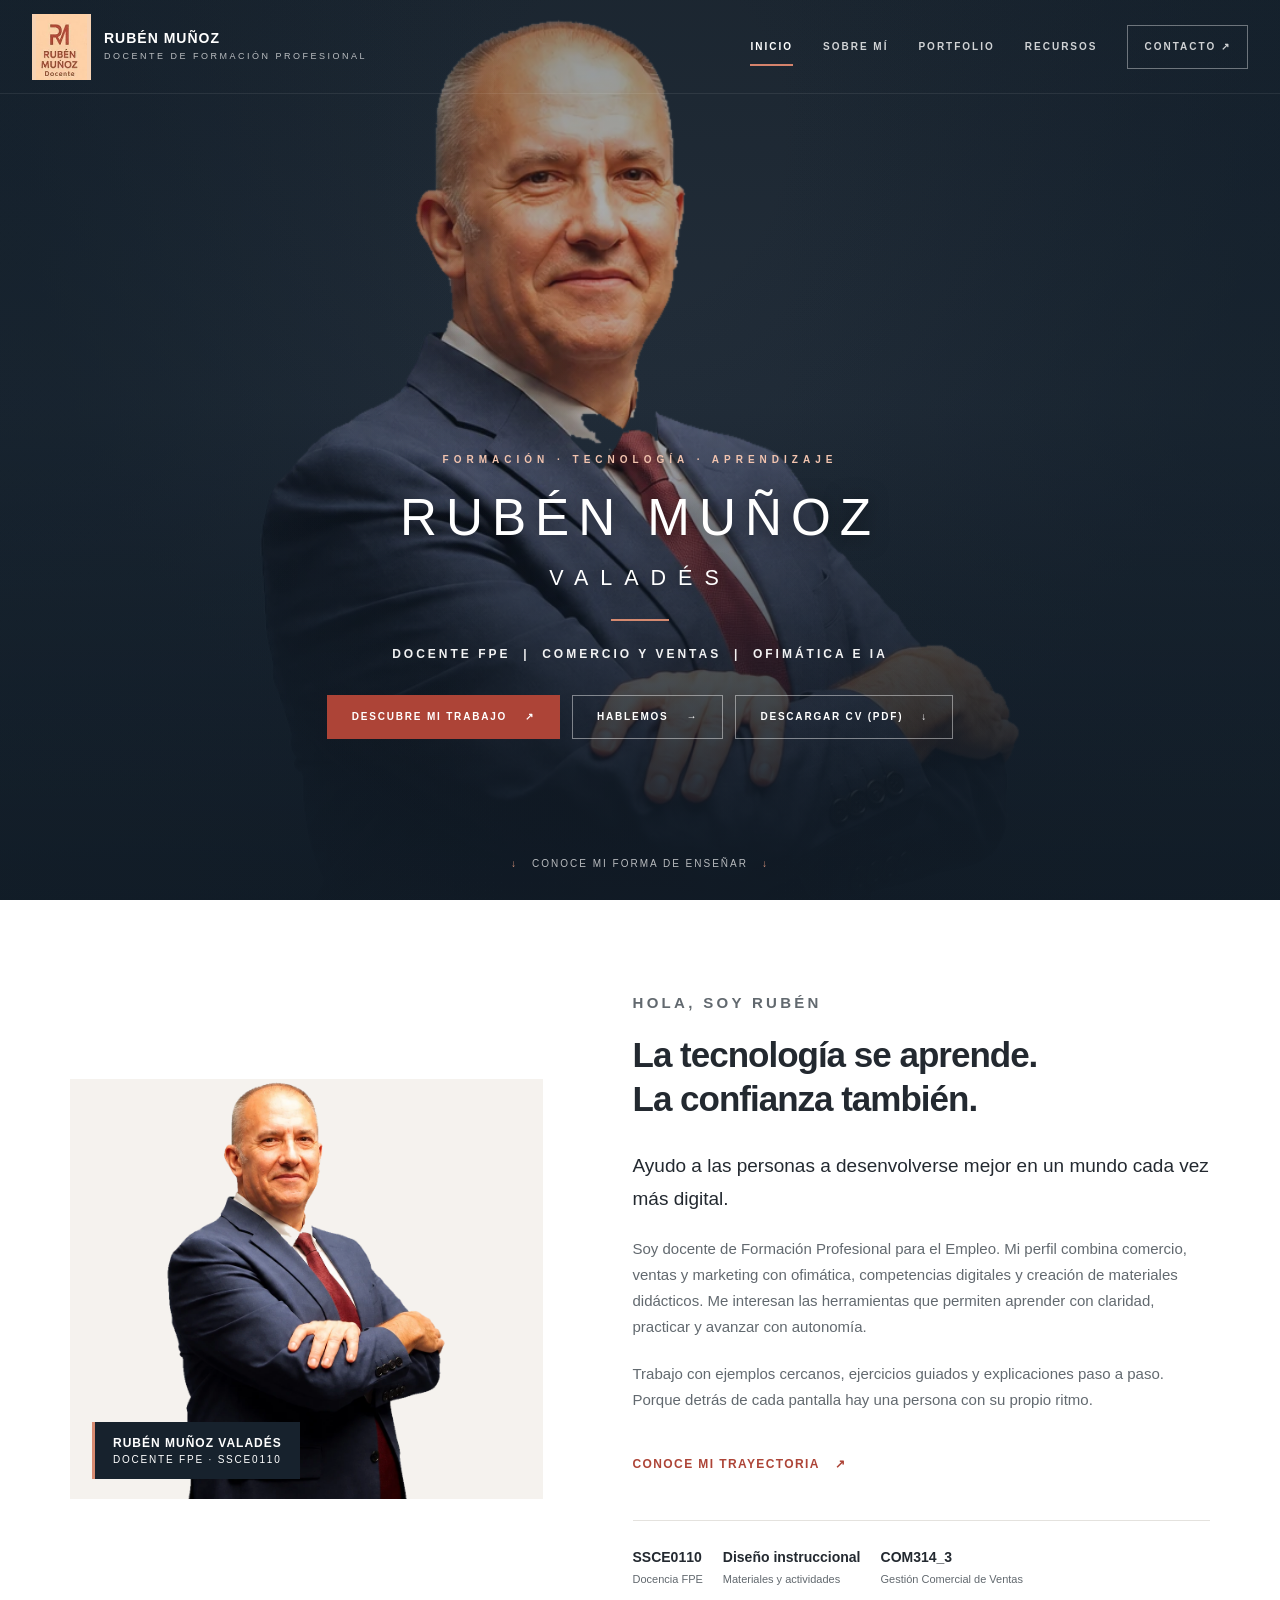
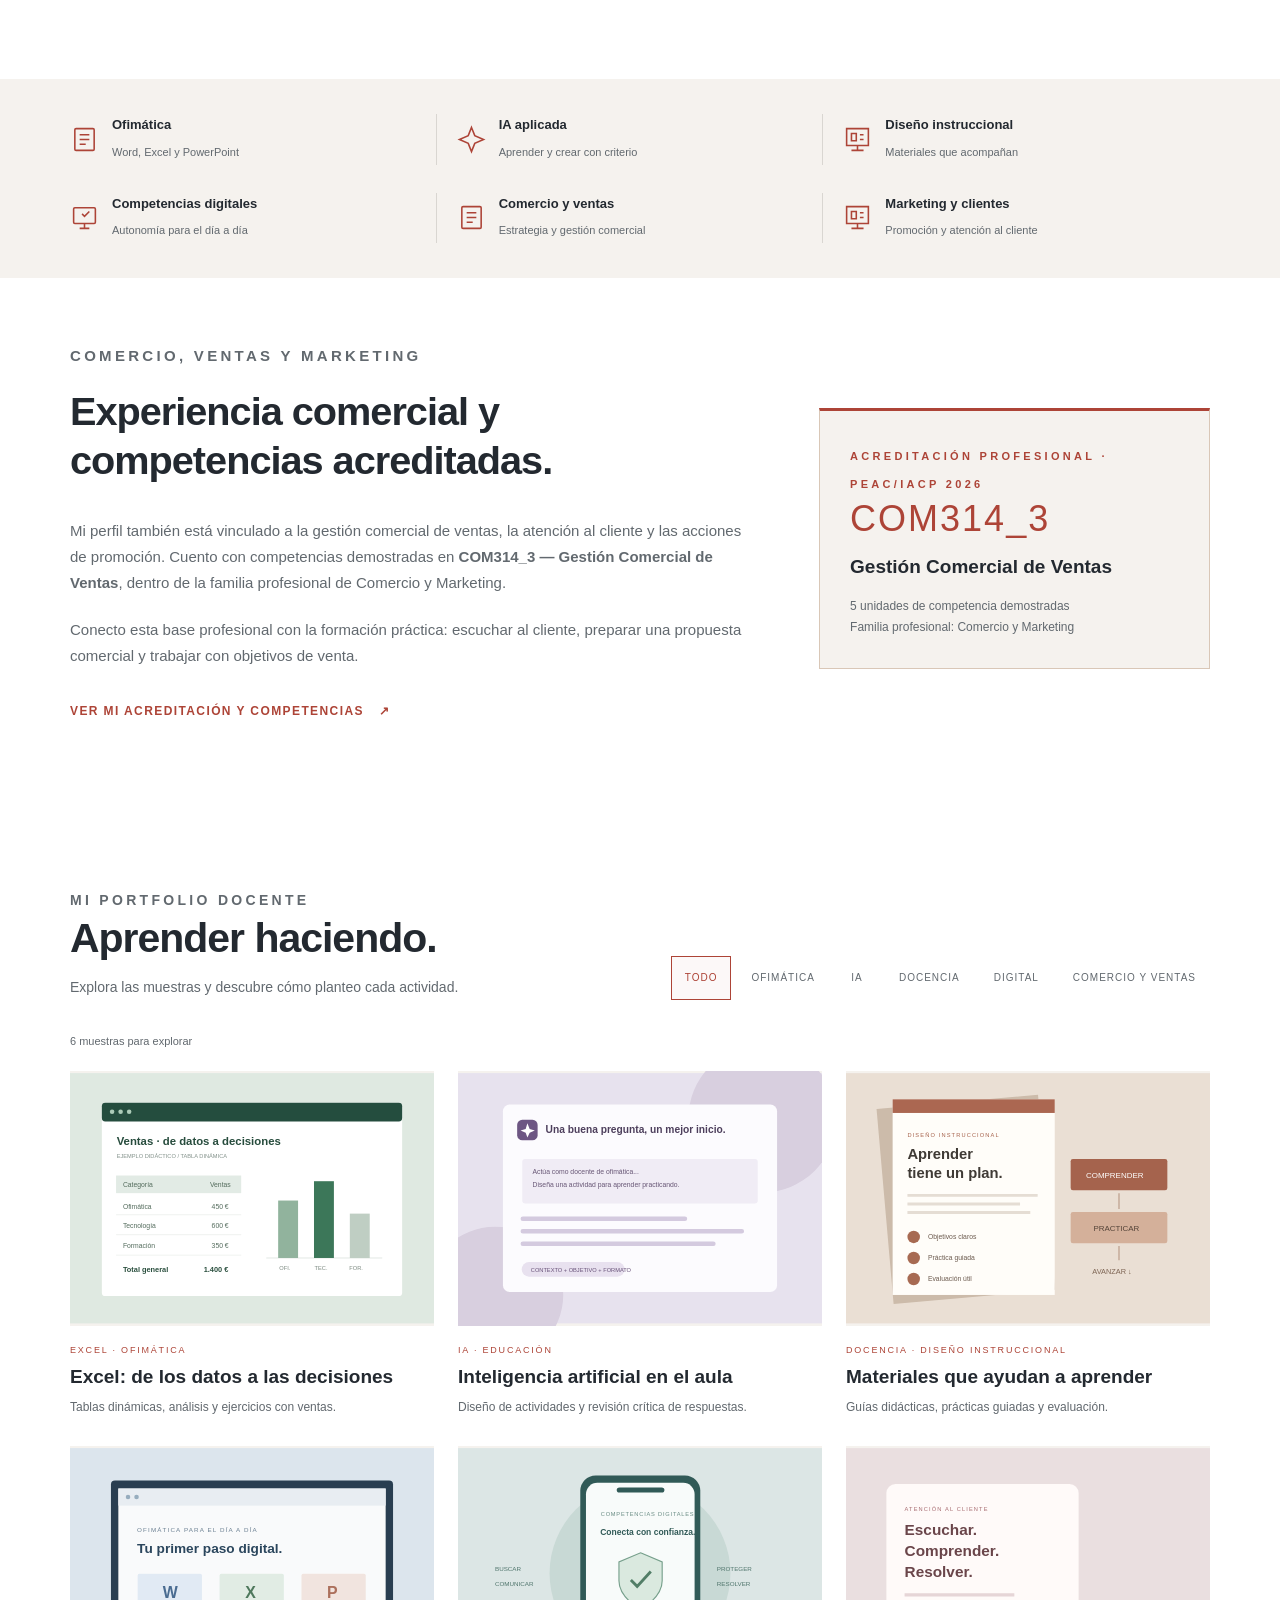
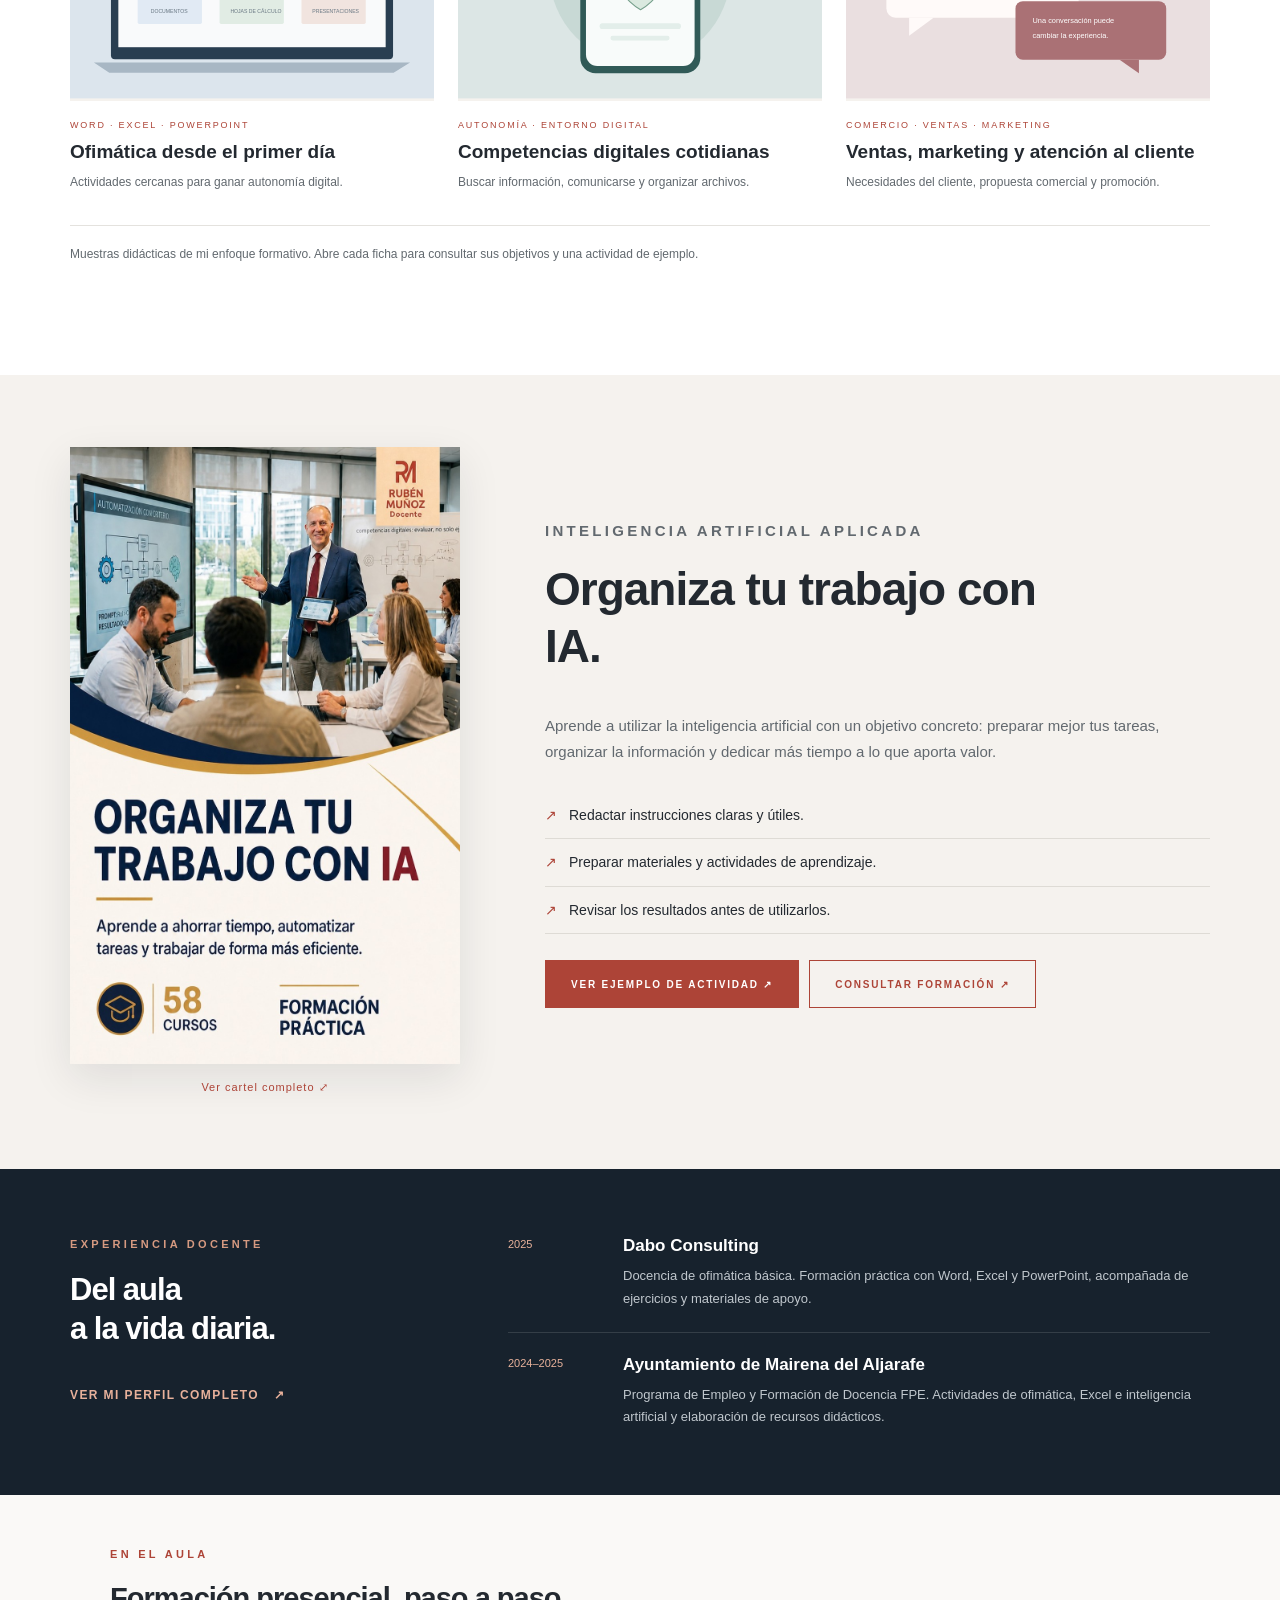
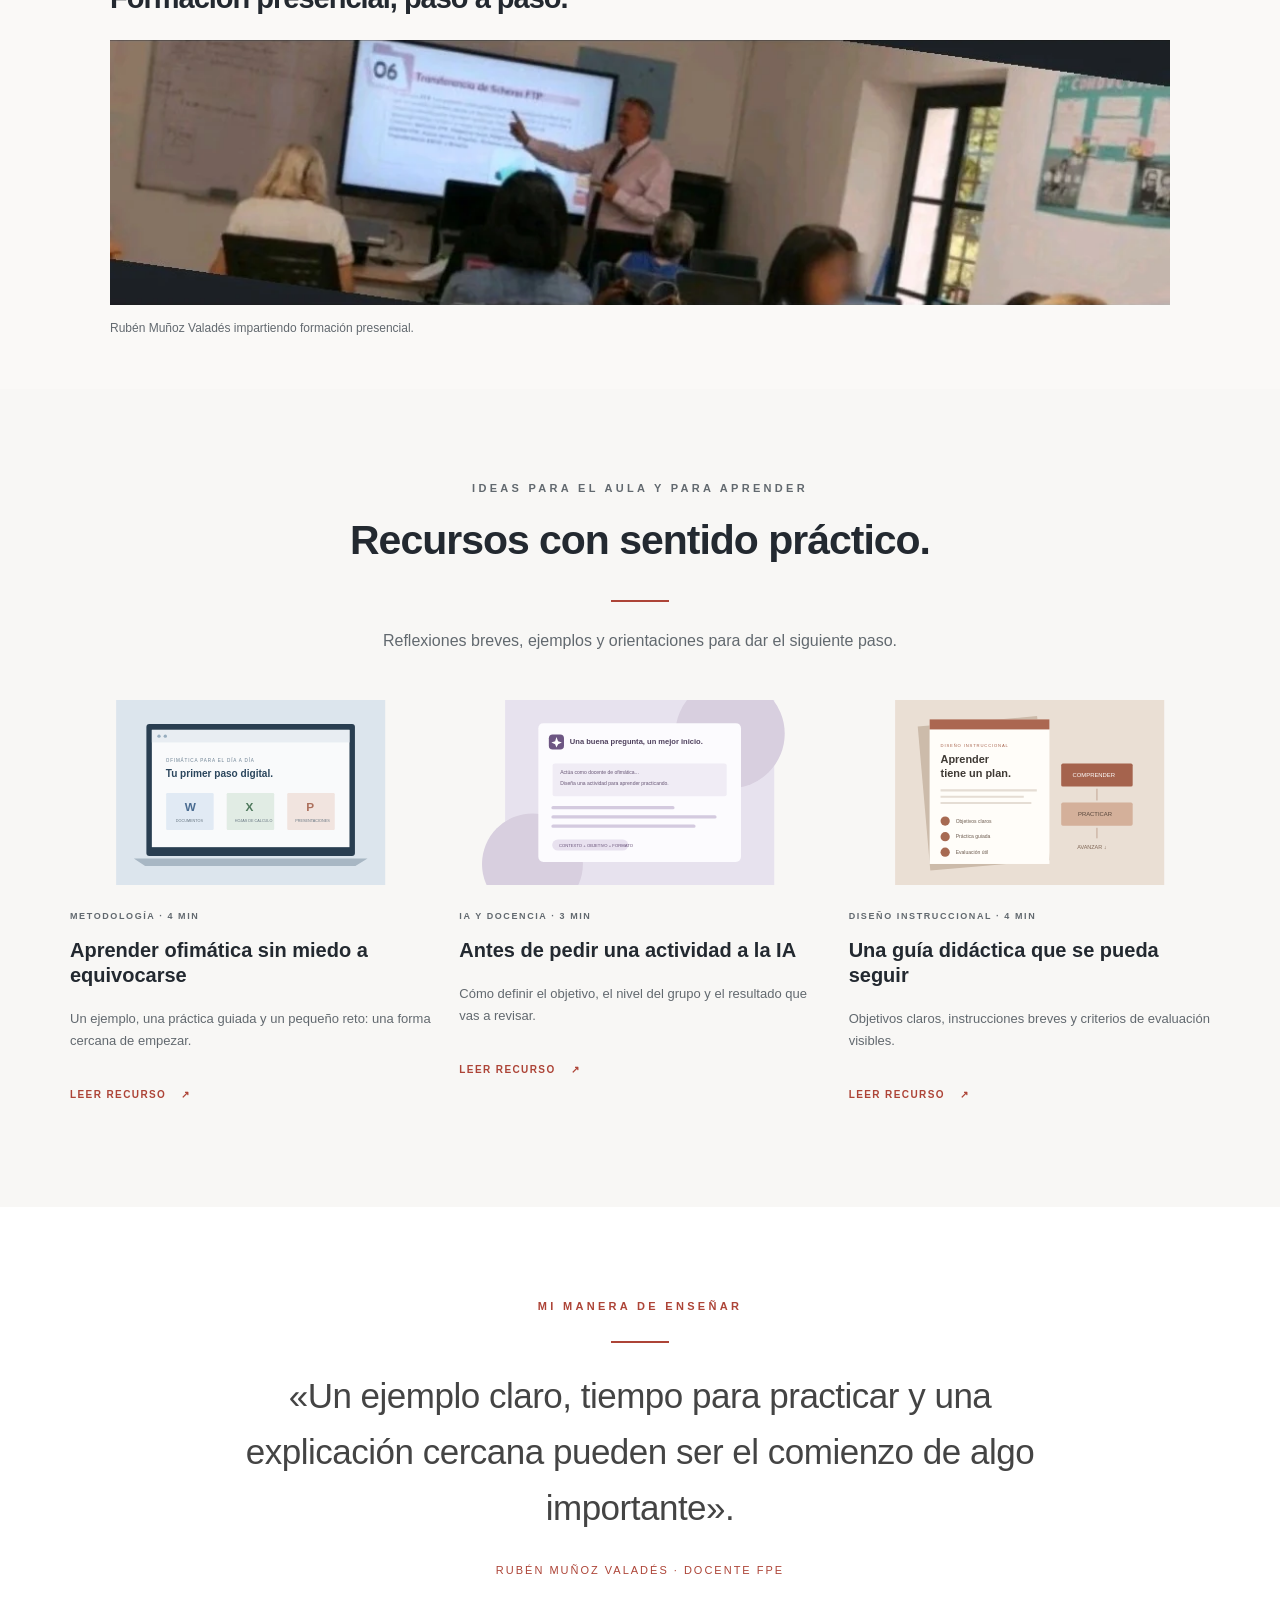
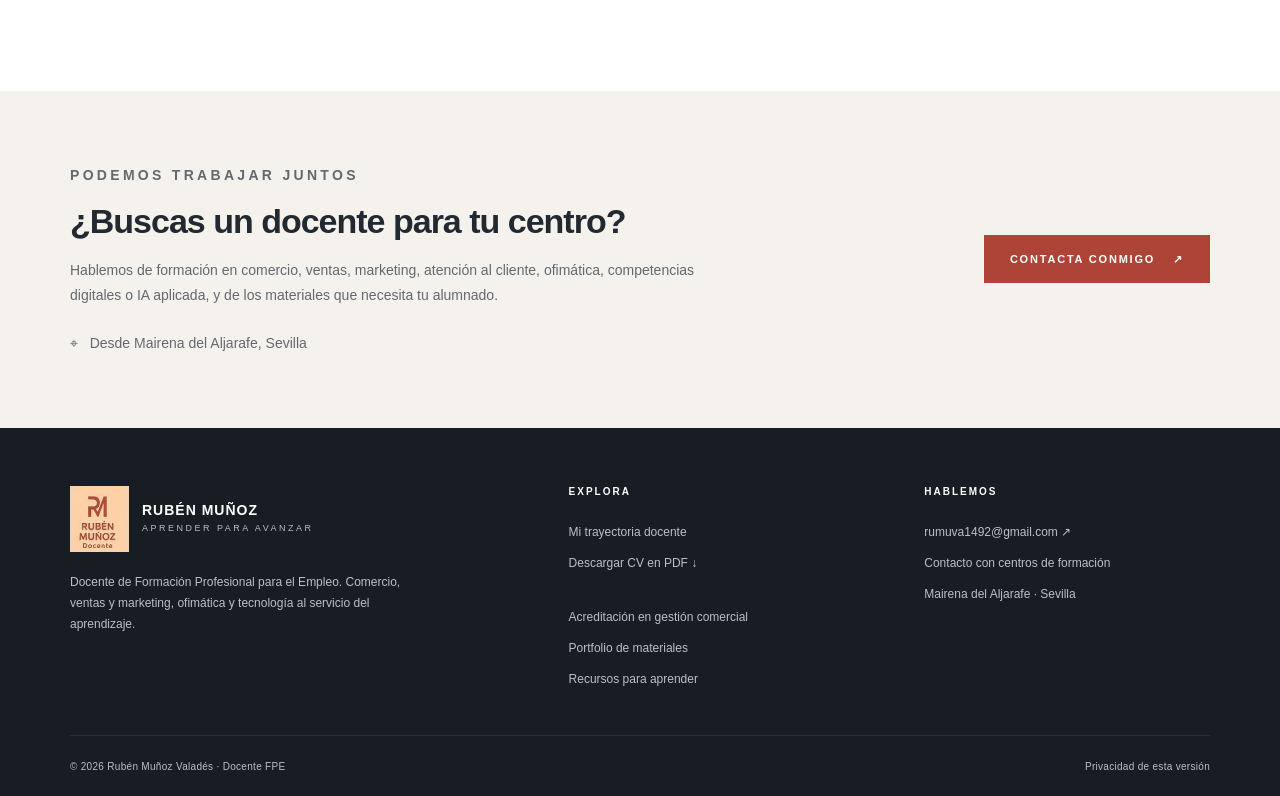
<file: version-profesional/index.html>
<!doctype html>
<html lang="es">
<head>
<meta charset="utf-8"><meta name="viewport" content="width=device-width, initial-scale=1">
<meta name="robots" content="index,follow"><meta name="description" content="Rubén Muñoz Valadés. Docente de Formación Profesional para el Empleo: comercio, ventas y marketing, ofimática, competencias digitales e inteligencia artificial aplicada a la educación.">
<meta name="theme-color" content="#151d24"><title>Rubén Muñoz · Docente FPE</title>
<link rel="icon" href="assets/imagen-1.webp">
<style>
:root{--red:#ad4437;--red-dark:#853327;--ink:#232930;--muted:#62696f;--navy:#17222d;--cream:#f5f2ee;--line:#e4e2de;--max:1140px}*{box-sizing:border-box}html{scroll-behavior:smooth;scroll-padding-top:95px}body{margin:0;background:#fff;color:var(--ink);font:16px/1.75 'Segoe UI',Arial,sans-serif;-webkit-font-smoothing:antialiased}a{color:inherit;text-decoration:none}button,input,textarea,select{font:inherit}button,a,input,textarea,select{-webkit-tap-highlight-color:transparent}button{cursor:pointer}button:focus-visible,a:focus-visible,input:focus-visible,textarea:focus-visible,select:focus-visible{outline:3px solid #dc8e64;outline-offset:5px}img{max-width:100%;display:block}button{color:inherit}h1,h2,h3,p{margin-top:0}h1,h2,h3{line-height:1.24}h2{font-size:clamp(28px,3.2vw,42px);font-weight:600;letter-spacing:-1px}h3{font-size:22px;font-weight:600}p{margin-bottom:20px}.wrap{width:min(var(--max),calc(100% - 80px));margin:auto}.eyebrow{text-transform:uppercase;letter-spacing:3.3px;font-size:11px;font-weight:700;color:var(--red);margin-bottom:17px}.rule{display:block;width:58px;height:2px;background:var(--red);margin:25px auto}.section{padding:90px 0}.section-title{text-align:center;max-width:690px;margin:0 auto 45px}.section-title p{color:var(--muted)}.btn{display:inline-flex;gap:18px;align-items:center;justify-content:center;min-height:48px;padding:13px 25px;border:1px solid var(--red);background:var(--red);color:white;font-size:11px;line-height:1.5;text-transform:uppercase;font-weight:700;letter-spacing:1.8px;transition:.2s}.btn:hover{background:var(--red-dark);border-color:var(--red-dark);transform:translateY(-2px)}.btn.light{background:transparent;border-color:#ffffff70;color:white}.btn.light:hover{background:white;color:var(--ink)}.btn.outline{background:transparent;color:var(--red)}.btn.outline:hover{background:var(--red);color:white}.link{color:var(--red);font-size:12px;font-weight:700;letter-spacing:1.4px;text-transform:uppercase;display:inline-flex;gap:15px;align-items:center}.link:hover{color:var(--red-dark);text-decoration:underline}.skip{position:fixed;left:20px;top:-80px;z-index:300;background:white;padding:15px}.skip:focus{top:12px}
header{height:94px;position:absolute;top:0;left:0;width:100%;z-index:40;border-bottom:1px solid #ffffff14;color:white;transition:background .2s}header.solid,body.detail header{position:fixed;background:#18222bf5;box-shadow:0 1px 12px #0001;backdrop-filter:blur(12px)}.nav-wrap{width:min(1240px,calc(100% - 64px));height:100%;display:flex;align-items:center;justify-content:space-between;margin:auto;gap:24px}.brand{display:flex;gap:13px;align-items:center;flex-shrink:0}.brand img{width:59px;height:66px;object-fit:contain;background:#f7d2b2}.brand strong{display:block;font-size:14px;letter-spacing:1px;line-height:1.5}.brand small{display:block;font-size:9px;letter-spacing:2.5px;text-transform:uppercase;font-weight:400;opacity:.7}.nav-links{display:flex;gap:30px;align-items:center}.nav-links>a{font-size:10px;letter-spacing:2px;text-transform:uppercase;font-weight:600;padding:12px 0;position:relative;color:#fffc}.nav-links>a:hover,.nav-links>a.active{color:white}.nav-links>a.active:after{content:'';position:absolute;left:0;right:0;bottom:3px;height:2px;background:#d5836c}.nav-contact{border:1px solid #ffffff60!important;padding:11px 16px!important}.menu-toggle{display:none;border:1px solid #ffffff70;background:transparent;color:white;width:43px;height:43px;font-size:22px}.hero{height:100svh;min-height:720px;max-height:1000px;position:relative;display:flex;align-items:center;justify-content:center;isolation:isolate;background:#26323e;overflow:hidden;text-align:center;color:white}.hero-photo{position:absolute;z-index:-3;height:calc(100% + 250px);width:870px;max-width:none;object-fit:contain;object-position:center top;top:10px;left:50%;transform:translateX(-50%)}.hero:before{content:'';position:absolute;inset:0;z-index:-2;background:radial-gradient(ellipse at 50% 15%,transparent 15%,#111c2980 68%),linear-gradient(0deg,#101922f5 0%,#18212d44 55%,#10192277 100%)}.hero:after{content:'';position:absolute;inset:0;z-index:-1;background:linear-gradient(90deg,#12202a50,transparent 40%,transparent 60%,#12202a50)}.hero-content{padding:100px 24px 40px;max-width:1200px;margin-top:230px}.hero-content .eyebrow{color:#f2c4af;letter-spacing:5px;font-size:10px}.hero h1{text-transform:uppercase;letter-spacing:9px;font-family:'Arial Narrow','Segoe UI Light','Segoe UI',sans-serif;font-weight:300;font-size:clamp(32px,4vw,60px);margin-bottom:0;text-shadow:0 2px 20px #0008}.hero h1 span{display:block;font-size:.42em;letter-spacing:12px;margin-top:16px}.hero .rule{background:#d58a70;margin:27px auto 23px}.hero-sub{font-size:12px;letter-spacing:3px;font-weight:600;text-transform:uppercase;margin:0 0 30px;color:#fffffff0}.hero-actions{display:flex;justify-content:center;gap:12px}.hero-actions .btn{font-size:10px;padding:12px 24px;min-height:44px}.hero-bottom{position:absolute;bottom:28px;left:0;right:0;display:flex;justify-content:center;gap:14px;color:#ffffffb3;font-size:10px;letter-spacing:2px;text-transform:uppercase}.hero-bottom span{color:#db967d}.hero-bottom a:hover{color:white}
.intro{display:grid;grid-template-columns:.9fr 1.1fr;gap:90px;align-items:center}.portrait-frame{background:var(--cream);position:relative;min-height:420px;overflow:hidden}.portrait-frame img{position:absolute;width:85%;height:100%;object-fit:contain;object-position:bottom;bottom:0;left:7.5%}.portrait-label{position:absolute;left:22px;bottom:20px;background:var(--navy);color:white;padding:12px 18px;line-height:1.5;font-size:10px;text-transform:uppercase;letter-spacing:1.8px;border-left:3px solid #d88b71}.portrait-label strong{display:block;font-size:12px;letter-spacing:1px}.intro h2{font-size:35px}.intro p{color:var(--muted);font-size:15px}.intro .lead{font-size:19px;color:var(--ink)}.intro .link{margin-top:9px}.credentials{margin-top:34px;display:flex;gap:20px;border-top:1px solid var(--line);padding-top:24px}.credentials div{font-size:11px;color:var(--muted)}.credentials strong{display:block;color:var(--ink);font-size:14px;font-weight:600}.specialties{background:var(--cream);padding:35px 0}.specialty-list{display:grid;grid-template-columns:repeat(4,1fr);gap:20px}.specialty-item{display:flex;align-items:center;gap:13px;border-right:1px solid #d9d6d1;padding-right:15px}.specialty-item:last-child{border:0}.specialty-item svg{width:29px;height:29px;color:var(--red);flex-shrink:0}.specialty-item strong{display:block;font-size:13px}.specialty-item span{font-size:11px;color:var(--muted)}
.portfolio-head{display:flex;justify-content:space-between;align-items:end;margin-bottom:32px;gap:20px}.portfolio-head h2{margin-bottom:12px}.portfolio-head p{color:var(--muted);font-size:14px;margin:0}.filter-bar{display:flex;gap:6px;flex-wrap:wrap;justify-content:flex-end}.filter-bar button{font-size:10px;letter-spacing:1px;padding:8px 13px;border:1px solid transparent;background:transparent;text-transform:uppercase;color:var(--muted)}.filter-bar button[aria-pressed=true]{border-color:var(--red);color:var(--red);background:#ad443709}.portfolio-grid{display:grid;grid-template-columns:repeat(3,1fr);gap:28px 24px}.project{display:block}.project-visual{aspect-ratio:1.43;position:relative;overflow:hidden;background:var(--cream)}.project-visual svg,.project-visual img{height:100%;width:100%;object-fit:cover;transition:transform .6s}.project:hover .project-visual>svg,.project:hover .project-visual>img{transform:scale(1.035)}.project-visual:after{content:'VER PROYECTO ↗';position:absolute;inset:auto 15px 15px auto;padding:9px 13px;background:#fff;color:var(--ink);font-size:9px;font-weight:700;letter-spacing:1.2px;opacity:0;transform:translateY(8px);transition:.2s}.project:hover .project-visual:after,.project:focus-visible .project-visual:after{opacity:1;transform:none}.project .project-category{color:var(--red);text-transform:uppercase;font-size:9px;letter-spacing:1.8px;margin:17px 0 7px;display:block}.project h3{font-size:19px;margin-bottom:8px}.project p{font-size:12px;color:var(--muted);margin:0}.portfolio-note{font-size:12px;color:var(--muted);border-top:1px solid var(--line);margin-top:32px;padding-top:18px}.portfolio-count{font-size:11px;color:var(--muted);margin:0 0 20px}.experience-band{background:var(--navy);color:white;padding:66px 0}.experience-head{display:grid;grid-template-columns:.7fr 1.3fr;gap:60px}.experience-head h2{font-size:31px}.experience-head .eyebrow{color:#d69a81}.experience-rows{display:grid;gap:21px}.experience-row{display:grid;grid-template-columns:90px 1fr;gap:25px;border-bottom:1px solid #ffffff20;padding-bottom:21px}.experience-row:last-child{border:0;padding-bottom:0}.experience-row time{font-size:11px;color:#e8b29b}.experience-row h3{font-size:17px;margin-bottom:9px}.experience-row p{color:#c0c7cd;font-size:13px;margin:0}.resources{background:#f8f7f5}.resources-grid{display:grid;grid-template-columns:repeat(3,1fr);gap:28px}.resource-cover{display:block;height:185px;overflow:hidden}.resource-cover svg{width:100%;height:100%;object-fit:cover}.resource-body{padding:24px 0 0}.resource-body .eyebrow{font-size:9px;letter-spacing:1.6px;margin-bottom:13px}.resource-body h3{font-size:20px}.resource-body p{font-size:13px;color:var(--muted)}.resource-body .link{font-size:10px}.method{text-align:center;max-width:800px;margin:auto}.method blockquote{font-size:clamp(24px,3vw,35px);font-weight:300;line-height:1.6;margin:0 0 25px;color:#444;letter-spacing:-.5px}.method-cite{font-size:11px;letter-spacing:2px;text-transform:uppercase;color:var(--red)}.method-dots{display:flex;justify-content:center;gap:6px;margin-top:28px}.method-dots i{width:6px;height:6px;border-radius:100%;background:#d4d0cb}.method-dots i:first-child{background:var(--red)}.contact-band{padding:72px 0;background:var(--cream)}.contact-content{display:flex;align-items:center;justify-content:space-between;gap:60px}.contact-content h2{font-size:34px;margin-bottom:16px}.contact-content p{max-width:640px;color:var(--muted);font-size:14px;margin:0}.contact-content .eyebrow{margin-bottom:13px}.contact-content .btn{flex-shrink:0}.location{color:var(--muted);font-size:12px;margin-top:24px!important}.footer{background:#171d22;color:#bac0c6;padding:58px 0 20px}.footer-grid{display:grid;grid-template-columns:1.5fr 1fr 1fr;gap:70px}.footer .brand{color:white;margin-bottom:20px}.footer p{font-size:12px;max-width:340px}.footer h3{color:white;font-size:10px;letter-spacing:2px;text-transform:uppercase;margin-bottom:24px}.footer a:not(.brand){display:block;font-size:12px;margin-bottom:10px}.footer a:hover{color:white}.copyright{margin-top:35px;padding-top:22px;border-top:1px solid #ffffff14;display:flex;justify-content:space-between;gap:20px;font-size:10px;letter-spacing:.3px}.copyright a{font-size:10px!important;margin:0!important}.to-top{position:fixed;bottom:22px;right:22px;z-index:25;width:39px;height:39px;background:#fff;border:1px solid var(--line);display:none;place-items:center;box-shadow:0 4px 16px #0001;color:var(--red)}.to-top.show{display:grid}.sr-only{position:absolute;width:1px;height:1px;padding:0;margin:-1px;overflow:hidden;clip:rect(0,0,0,0);white-space:nowrap;border:0}[hidden]{display:none!important}
.detail-hero{background:var(--cream);padding:150px 0 50px}.back{font-size:10px;letter-spacing:1.3px;text-transform:uppercase;color:var(--red);display:inline-block;margin-bottom:28px}.detail-hero h1{font-weight:500;font-size:clamp(34px,4.5vw,54px);letter-spacing:-1px;max-width:900px}.detail-hero p{font-size:17px;color:var(--muted);max-width:780px;margin:0}.detail-layout{display:grid;grid-template-columns:1fr 280px;gap:70px;padding:56px 0 85px}.detail-main h2{font-size:27px;margin:35px 0 20px}.detail-main h2:first-child{margin-top:0}.detail-main h3{font-size:20px;margin-top:28px}.detail-main p,.detail-main li{font-size:15px;color:#535d65}.detail-main ul,.detail-main ol{padding-left:22px}.detail-main li{padding-left:6px;margin:10px 0}.detail-aside{border-top:2px solid var(--red);padding-top:20px;align-self:start}.detail-aside h3{font-size:16px}.detail-aside dl{font-size:12px;margin:0 0 28px}.detail-aside dt{color:var(--muted);margin-top:15px}.detail-aside dd{margin:4px 0;font-weight:600}.detail-aside .btn{width:100%;font-size:10px}.detail-visual{margin-bottom:30px;aspect-ratio:1.65;background:var(--cream);overflow:hidden}.detail-visual>svg,.detail-visual>img{width:100%;height:100%;object-fit:cover}.callout{background:#f5f2ee;border-left:3px solid var(--red);padding:22px 25px;font-size:14px;margin:25px 0}.callout p:last-child{margin-bottom:0}.steps{counter-reset:step;list-style:none!important;padding:0!important}.steps li{counter-increment:step;position:relative;padding-left:46px;margin:22px 0}.steps li:before{content:counter(step,decimal-leading-zero);position:absolute;left:0;top:0;color:var(--red);font-size:17px;font-weight:600}.practice{background:#f5f7f5;padding:25px;margin:28px 0;border:1px solid #dce5df}.practice h3{margin-top:0}.practice label{font-size:12px;font-weight:600;display:block}.practice select{padding:10px;width:100%;background:white;border:1px solid #bbcbbf;margin:10px 0 18px}.table-scroll{overflow:auto}table{width:100%;border-collapse:collapse;font-size:13px;text-align:left}th,td{padding:12px;border-bottom:1px solid #dce2df}th{background:#e1eae4;font-weight:600}td:last-child,th:last-child{text-align:right}tfoot{font-weight:700}.practice-caption{font-size:11px!important;color:#627168!important;margin:14px 0 0}.contact-grid{display:grid;grid-template-columns:.8fr 1.2fr;gap:80px;padding:60px 0 90px}.contact-grid h2{font-size:29px}.contact-grid p{font-size:14px;color:var(--muted)}.email-address{font-size:17px;color:var(--red);font-weight:600;word-break:break-all}.contact-form{display:grid;grid-template-columns:1fr 1fr;gap:20px}.field{display:grid;gap:7px}.field label{font-size:12px;font-weight:600}.field input,.field textarea,.field select{width:100%;border:1px solid #d8d7d3;background:#fbfaf8;padding:12px;border-radius:0;font-size:14px;color:var(--ink)}.field.full,.form-note,.form-actions,.form-status{grid-column:1/-1}.field textarea{min-height:145px;resize:vertical}.form-note{font-size:11px!important;margin:0!important}.form-actions{display:flex;gap:10px;flex-wrap:wrap}.form-status{font-size:12px;color:var(--red);margin:0}.profile-photo{float:right;width:190px;margin:0 0 25px 30px;background:var(--cream)}.tags{display:flex;flex-wrap:wrap;gap:8px;margin:20px 0}.tags span{padding:6px 12px;background:var(--cream);font-size:11px}.lesson-tag{display:inline-block;font-size:10px;letter-spacing:1.3px;text-transform:uppercase;background:#ad443712;color:var(--red);padding:7px 10px;margin-bottom:20px}.print-btn{margin-top:18px}.article-figure{background:var(--navy);color:#fff;padding:27px;font-family:Consolas,monospace;font-size:13px;white-space:pre-wrap;line-height:1.8}.article-figure strong{color:#e9b49d}
@media(max-width:1000px){.nav-links{gap:18px}.brand strong{font-size:12px}.brand small{font-size:8px}.nav-links>a{letter-spacing:1.2px}.intro{gap:45px}.portfolio-head{align-items:start;flex-direction:column}.filter-bar{justify-content:start}.footer-grid{gap:40px}.experience-head{gap:30px}.detail-layout{gap:35px;grid-template-columns:1fr 240px}}
@media(min-width:761px) and (max-width:1000px){.menu-toggle{display:block}.nav-links{display:none;position:absolute;top:94px;left:0;right:0;background:#18222b;padding:16px 32px 24px;box-shadow:0 10px 16px #0002}.nav-links.open{display:flex;flex-direction:column;align-items:stretch;gap:3px}.nav-links>a{padding:12px 0}.nav-links>a.active:after{right:auto;width:30px}.nav-contact{border:0!important;padding:12px 0!important}}
@media(max-width:760px){.wrap{width:calc(100% - 40px)}.section{padding:60px 0}header{height:80px}.nav-wrap{width:calc(100% - 32px);gap:15px}.brand img{height:54px;width:49px}.brand strong{font-size:12px}.brand small{font-size:8px;letter-spacing:1.7px}.menu-toggle{display:block}.nav-links{display:none;position:absolute;top:80px;left:0;right:0;background:#18222b;padding:16px 24px 25px;box-shadow:0 10px 16px #0002}.nav-links.open{display:flex;flex-direction:column;align-items:stretch;gap:3px}.nav-links>a{padding:13px 0;font-size:11px}.nav-links>a.active:after{right:auto;width:30px}.nav-contact{border:0!important;padding:13px 0!important}.hero{min-height:680px;max-height:850px;height:100svh}.hero-photo{height:calc(100% + 110px);width:650px;top:30px}.hero-content{margin-top:160px;padding:90px 20px 30px}.hero h1{font-size:34px;letter-spacing:4.8px;line-height:1.3}.hero h1 span{font-size:15px;letter-spacing:7px;margin-top:11px}.hero-content .eyebrow{font-size:9px;letter-spacing:2px}.hero-sub{font-size:9px;letter-spacing:1.4px;line-height:2;max-width:320px;margin:0 auto 25px}.hero .rule{margin:23px auto 18px}.hero-actions .btn{font-size:9px;padding:11px 15px;letter-spacing:1.1px;gap:10px}.hero-bottom{font-size:8px;letter-spacing:1.2px;bottom:24px}.intro{grid-template-columns:1fr;gap:35px}.portrait-frame{min-height:330px;max-width:440px;width:100%;margin:auto}.intro h2{font-size:29px}.intro p{font-size:14px}.intro .lead{font-size:17px}.credentials{gap:20px}.specialties{padding:25px 0}.specialty-list{grid-template-columns:1fr 1fr;gap:25px 14px}.specialty-item:nth-child(2){border:0}.specialty-item{gap:9px;padding-right:4px}.specialty-item strong{font-size:11px}.specialty-item span{font-size:10px}.specialty-item svg{width:23px;height:23px}.portfolio-grid,.resources-grid{grid-template-columns:1fr;gap:32px}.project-visual{aspect-ratio:1.5}.project-visual:after{opacity:1;transform:none}.project h3{font-size:21px}.portfolio-head{margin-bottom:22px}.filter-bar{gap:1px}.filter-bar button{font-size:9px;padding:8px 10px}.experience-head{grid-template-columns:1fr;gap:20px}.experience-head h2{font-size:28px}.experience-row{grid-template-columns:65px 1fr;gap:17px}.experience-row p{font-size:12px}.experience-row h3{font-size:15px}.experience-band{padding:50px 0}.resource-cover{height:auto;aspect-ratio:1.8}.resource-body{padding-top:18px}.section-title{margin-bottom:30px}.method blockquote{font-size:25px}.contact-content{flex-direction:column;align-items:start;gap:27px}.contact-content h2{font-size:29px}.contact-band{padding:50px 0}.footer{padding:45px 0 20px}.footer-grid{grid-template-columns:1fr 1fr;gap:26px}.footer-grid>div:first-child{grid-column:1/-1}.footer p{max-width:none}.copyright{flex-direction:column;gap:8px}.detail-hero{padding:115px 0 35px}.detail-hero h1{font-size:34px}.detail-hero p{font-size:15px}.detail-layout{grid-template-columns:1fr;gap:35px;padding:35px 0 55px}.detail-aside{background:var(--cream);padding:22px}.detail-visual{aspect-ratio:1.4}.detail-main h2{font-size:25px}.contact-grid{grid-template-columns:1fr;gap:35px;padding:40px 0 55px}.contact-form{gap:17px;grid-template-columns:1fr}.field{grid-column:1/-1}.profile-photo{width:125px;margin-left:18px}.to-top{right:14px;bottom:14px}.section-title h2{font-size:30px}.form-actions .btn{font-size:10px;padding:12px 17px}}
@media(max-width:380px){.brand small{max-width:150px;letter-spacing:1px;white-space:normal;line-height:1.4;font-size:8px}.nav-wrap{gap:10px}.hero h1{font-size:29px;letter-spacing:3px}.hero-actions .btn{padding:11px 12px;font-size:8px}}
.nav-links>a{min-height:44px;display:flex;align-items:center}.filter-bar button{min-width:44px;min-height:44px}.to-top{width:44px;height:44px}.menu-toggle{width:44px;height:44px}.link{min-height:44px}.back{min-height:44px;padding-top:10px}.action-row{display:flex;flex-wrap:wrap;gap:10px;margin:18px 0}.action-row .btn{font-size:10px}.message-preview{grid-column:1/-1;padding:17px;background:var(--cream);border:1px solid var(--line)}.message-preview summary{font-size:13px;font-weight:600;cursor:pointer}.message-preview label{display:block;font-size:12px;margin-top:12px}.message-preview textarea{width:100%;min-height:180px;resize:vertical;border:1px solid #c9c5bf;background:white;padding:12px;font:13px/1.7 'Segoe UI',sans-serif;color:var(--ink);margin-top:8px}.draft-note{font-size:12px;color:var(--muted);grid-column:1/-1;margin:0}.btn:disabled{opacity:.55;cursor:wait}.detail-aside dd{overflow-wrap:anywhere}@media print{.action-row,.practice select,.message-preview{display:none!important}.detail-aside{display:block!important;background:white}.detail-aside .btn{display:none!important}details:not([open])>p{display:block}body{print-color-adjust:exact;-webkit-print-color-adjust:exact}}
@media(prefers-reduced-motion:reduce){html{scroll-behavior:auto}*{transition:none!important;animation:none!important}}
@media print{header,.footer,.to-top,.back,.print-btn,.detail-aside,.hero,.skip{display:none!important}body{font-size:11pt;color:black}body.detail .detail-hero{padding:0;background:white}.wrap{width:100%}.detail-layout{display:block;padding:15px 0}.detail-main p,.detail-main li{font-size:11pt}.detail-main h2{font-size:17pt;break-after:avoid}a{color:black}.profile-photo{width:110px}.detail-hero h1{font-size:25pt}.detail-hero p{font-size:11pt}.credentials{break-inside:avoid}.contact-grid{display:block}img{max-height:250px}}
.ai-showcase{padding:72px 0;background:#f5f2ee}.ai-showcase-grid{display:grid;grid-template-columns:minmax(270px,390px) 1fr;gap:85px;align-items:center}.ai-poster{display:block;width:100%;padding:0;border:0;background:transparent;text-align:left;position:relative}.ai-poster img{width:100%;height:auto;display:block;box-shadow:0 14px 40px #17222d19}.ai-poster span{display:block;text-align:center;font-size:11px;letter-spacing:1px;color:var(--red);padding-top:14px}.ai-showcase h2{font-size:clamp(30px,3.7vw,46px);max-width:520px}.ai-showcase p{font-size:15px;color:var(--muted)}.ai-showcase ul{list-style:none;padding:0;margin:26px 0}.ai-showcase li{padding:11px 0;border-bottom:1px solid #dedbd5;font-size:14px}.ai-showcase li::before{content:'↗';color:var(--red);margin-right:12px}.poster-dialog{width:min(850px,calc(100% - 24px));max-height:92svh;padding:18px;border:0;background:#fff;overflow:auto}.poster-dialog::backdrop{background:#101922d9}.poster-dialog .dialog-top{position:sticky;top:-18px;background:white;padding:10px 0;display:flex;justify-content:space-between;align-items:center;gap:15px;z-index:1}.poster-dialog h2{font-size:16px;letter-spacing:0;margin:0}.poster-dialog .btn{min-width:44px;font-size:10px;padding:10px 15px}.poster-dialog img{width:100%;height:auto}.poster-dialog p{font-size:12px;margin:14px 0 0;color:var(--muted)}@media(max-width:760px){.ai-showcase{padding:48px 0}.ai-showcase-grid{grid-template-columns:1fr;gap:34px}.ai-poster{max-width:370px;margin:auto}.ai-showcase-grid>div{order:-1}.ai-showcase h2{font-size:32px}.ai-showcase ul{margin:20px 0}.poster-dialog{padding:12px}.poster-dialog .dialog-top{top:-12px}.poster-dialog h2{font-size:13px}}
.specialty-list{grid-template-columns:repeat(3,minmax(0,1fr));row-gap:28px}.specialty-item:nth-child(3){border-right:0}.credentials{flex-wrap:wrap}.commercial-section{padding:65px 0;background:#fff}.commercial-grid{display:grid;grid-template-columns:1.4fr .8fr;gap:65px;align-items:center}.commercial-section h2{font-size:clamp(29px,3.1vw,40px)}.commercial-section p{color:var(--muted);font-size:15px}.commercial-badge{border:1px solid #d9c7b7;background:var(--cream);padding:30px;border-top:3px solid var(--red)}.commercial-badge .code{font-size:36px;font-weight:300;letter-spacing:2px;color:var(--red);display:block;line-height:1.2;margin-bottom:13px}.commercial-badge strong{display:block;font-size:19px;line-height:1.5}.commercial-badge small{font-size:12px;color:var(--muted);display:block;margin-top:14px}.unit-list{display:grid;gap:12px;padding:0!important;list-style:none}.unit-list li{border-left:2px solid var(--red);background:var(--cream);padding:16px!important;margin:0!important}.unit-list strong{color:var(--red);font-size:13px;letter-spacing:.5px;display:block;margin-bottom:5px}@media(max-width:760px){.specialty-list{grid-template-columns:repeat(2,minmax(0,1fr))}.specialty-item:nth-child(3){border-right:1px solid #d9d6d1}.specialty-item:nth-child(even){border-right:0}.commercial-section{padding:45px 0}.commercial-grid{grid-template-columns:1fr;gap:25px}.commercial-badge{padding:25px}.commercial-section p{font-size:14px}.hero-sub{max-width:340px}}
.real-classroom-section{padding:50px 0;background:#faf9f7}.real-classroom-section h2{font-size:29px;margin-bottom:23px}.classroom-evidence{margin:0}.real-classroom-frame{width:100%;aspect-ratio:1080/270;overflow:hidden;position:relative;background:#1c2125}.real-classroom-frame img{position:absolute;left:0;top:0;width:100%;height:auto;max-width:none;transform:translateY(-49.875%)}.classroom-evidence figcaption{font-size:12px;color:var(--muted);padding-top:14px;line-height:1.65}.real-classroom-section .wrap{max-width:1060px}.detail-main .classroom-evidence{margin-bottom:32px}.classroom-source-note{font-size:11px!important;color:var(--muted)}@media(max-width:760px){.real-classroom-section{padding:36px 0}.real-classroom-section h2{font-size:25px}.classroom-evidence figcaption{font-size:11px}}@media print{.real-classroom-frame img{max-height:none}}
.hero-actions{flex-wrap:wrap}.footer-cv{display:block;min-height:44px;background:transparent;border:0;padding:0;color:inherit;font:12px/1.75 "Segoe UI",Arial,sans-serif;text-align:left}.footer-cv:hover{color:white;text-decoration:underline}.cv-actions{margin-top:25px}@media print{[data-download-cv]{display:none!important}}
</style></head>
<body>
<noscript><div style="padding:120px 24px 40px;max-width:800px;margin:auto"><h1>Rubén Muñoz Valadés · Docente FPE</h1><p>Ofimática, competencias digitales e inteligencia artificial aplicada a la educación.</p><p>Activa JavaScript para consultar el portfolio y sus actividades. También puedes contactar en <a href="mailto:rumuva1492@gmail.com">rumuva1492@gmail.com</a>.</p></div></noscript>
<a class="skip" href="#contenido">Saltar al contenido</a>
<header id="header"><div class="nav-wrap"><a href="#/" class="brand" aria-label="Rubén Muñoz Docente — Inicio"><img src="assets/imagen-1.webp" alt="Logotipo profesional RM Rubén Muñoz Docente" width="59" height="66"><span><strong>RUBÉN MUÑOZ</strong><small>Docente de Formación Profesional</small></span></a><button class="menu-toggle" id="menu-toggle" aria-label="Abrir menú" aria-expanded="false" aria-controls="nav-links">☰</button><nav class="nav-links" id="nav-links" aria-label="Navegación principal"><a href="#/" data-nav="inicio">Inicio</a><a href="#/sobre-mi" data-nav="sobre-mi">Sobre mí</a><a href="#portfolio" data-nav="portfolio">Portfolio</a><a href="#recursos" data-nav="recursos">Recursos</a><a href="#/contacto" data-nav="contacto" class="nav-contact">Contacto ↗</a></nav></div></header>
<main id="contenido" tabindex="-1"></main>
<footer class="footer"><div class="wrap"><div class="footer-grid"><div><a class="brand" href="#/"><img src="assets/imagen-1.webp" alt="RM Rubén Muñoz Docente" width="59" height="66"><span><strong>RUBÉN MUÑOZ</strong><small>Aprender para avanzar</small></span></a><p>Docente de Formación Profesional para el Empleo. Comercio, ventas y marketing, ofimática y tecnología al servicio del aprendizaje.</p></div><div><h3>Explora</h3><a href="#/sobre-mi">Mi trayectoria docente</a><a class="footer-cv"  data-download-cv href="#" download="CV_Ruben_Munoz_Valades.pdf">Descargar CV en PDF ↓</a><a href="#/acreditacion-comercial">Acreditación en gestión comercial</a><a href="#portfolio">Portfolio de materiales</a><a href="#recursos">Recursos para aprender</a></div><div><h3>Hablemos</h3><a href="mailto:rumuva1492@gmail.com">rumuva1492@gmail.com ↗</a><a href="#/contacto">Contacto con centros de formación</a><p>Mairena del Aljarafe · Sevilla</p></div></div><div class="copyright"><span>© 2026 Rubén Muñoz Valadés · Docente FPE</span><a href="#/privacidad">Privacidad de esta versión</a></div></div></footer>
<dialog class="poster-dialog" id="poster-dialog" aria-labelledby="poster-dialog-title"><div class="dialog-top"><h2 id="poster-dialog-title">Organiza tu trabajo con IA</h2><button class="btn outline" id="close-poster" type="button">Cerrar ×</button></div><img src="assets/imagen-2.jpg" alt="Cartel completo de Rubén Muñoz Docente: Organiza tu trabajo con IA. 58 cursos. Formación práctica." width="971" height="1536"><p>Puedes cerrar con el botón o pulsando la tecla Esc.</p></dialog>
<button class="to-top" id="to-top" aria-label="Volver al principio">↑</button>
<script>
'use strict';
const cvBase64='';
const portrait='assets/imagen-3.webp',classroom='assets/imagen-4.webp',realClassroom='assets/imagen-5.webp';
const icons={office:'<rect x="4" y="3" width="16" height="18" rx="1"/><path d="M8 8h8M8 12h8M8 16h5"/>',ai:'<path d="m12 2 2.7 6.8L22 12l-7.3 3.2L12 22l-2.7-6.8L2 12l7.3-3.2Z"/>',design:'<path d="M3 3h18v14H3zM7 21h10M12 17v4M7 7h4v6H7zM14 8h3M14 12h3"/>',digital:'<rect x="3" y="4" width="18" height="13" rx="1"/><path d="M8 21h8M12 17v4m-2-12 2 2 4-4"/>'};
function icon(n){return '<svg viewBox="0 0 24 24" aria-hidden="true" fill="none" stroke="currentColor" stroke-width="1.3">'+icons[n]+'</svg>'}
function art(type){let shapes='';
if(type==='excel'){shapes=`<rect width="640" height="440" fill="#dfe9e1"/><rect x="56" y="52" width="528" height="340" rx="6" fill="#fff"/><rect x="56" y="52" width="528" height="33" rx="6" fill="#244d3e"/><circle cx="74" cy="68" r="4" fill="#accbb8"/><circle cx="89" cy="68" r="4" fill="#accbb8"/><circle cx="104" cy="68" r="4" fill="#accbb8"/><text x="82" y="126" font-size="20" fill="#274c3d" font-weight="600">Ventas · de datos a decisiones</text><text x="82" y="150" font-size="10" fill="#82918a">EJEMPLO DIDÁCTICO / TABLA DINÁMICA</text><rect x="81" y="180" width="220" height="31" fill="#e2ebe5"/><g fill="#536b5c" font-size="12"><text x="93" y="201">Categoría</text><text x="246" y="201">Ventas</text><text x="93" y="238">Ofimática</text><text x="249" y="238">450 €</text><text x="93" y="273">Tecnología</text><text x="249" y="273">600 €</text><text x="93" y="308">Formación</text><text x="249" y="308">350 €</text></g><path d="M81 249h220M81 284h220M81 320h220" stroke="#e2e8e3"/><text x="93" y="349" fill="#294e3d" font-size="13" font-weight="700">Total general</text><text x="235" y="349" fill="#294e3d" font-size="13" font-weight="700">1.400 €</text><path d="M345 325h204" stroke="#ccd8cf"/><rect x="366" y="224" width="35" height="101" fill="#91b39d"/><rect x="429" y="190" width="35" height="135" fill="#3c7759"/><rect x="492" y="247" width="35" height="78" fill="#bfcec3"/><g fill="#79877e" font-size="10"><text x="368" y="347">OFI.</text><text x="430" y="347">TEC.</text><text x="491" y="347">FOR.</text></g>`}
if(type==='ai'){shapes=`<rect width="640" height="440" fill="#e7e2ee"/><circle cx="535" cy="80" r="130" fill="#d8cfdf"/><circle cx="65" cy="390" r="120" fill="#d8cfdf"/><rect x="79" y="55" width="482" height="330" rx="12" fill="#fcfbfe"/><rect x="104" y="82" width="36" height="36" rx="9" fill="#6d5683"/><path d="m122 88 4 10 9 3-9 4-4 8-3-8-9-4 9-3Z" fill="#fff"/><text x="154" y="105" font-size="18" fill="#4d3f5c" font-weight="600">Una buena pregunta, un mejor inicio.</text><rect x="113" y="151" width="414" height="78" rx="5" fill="#f0ecf5"/><text x="131" y="177" font-size="12" fill="#675675">Actúa como docente de ofimática...</text><text x="131" y="201" font-size="12" fill="#675675">Diseña una actividad para aprender practicando.</text><path d="M114 256h285M114 278h385M114 300h335" stroke="#d4cadf" stroke-width="8" stroke-linecap="round"/><rect x="112" y="332" width="181" height="26" rx="13" fill="#e8e1ef"/><text x="128" y="349" font-size="10" fill="#675178">CONTEXTO + OBJETIVO + FORMATO</text>`}
if(type==='design'){shapes=`<rect width="640" height="440" fill="#eadfd4"/><rect x="68" y="50" width="285" height="344" transform="rotate(-5 210 220)" fill="#ccbbaa"/><rect x="82" y="46" width="285" height="344" fill="#fffdf9"/><rect x="82" y="46" width="285" height="24" fill="#ab6751"/><text x="108" y="112" font-size="10" fill="#a5614b" letter-spacing="2">DISEÑO INSTRUCCIONAL</text><text x="108" y="151" font-size="26" fill="#3f3a35" font-weight="600">Aprender</text><text x="108" y="184" font-size="26" fill="#3f3a35" font-weight="600">tiene un plan.</text><path d="M108 215h229M108 230h198M108 245h216" stroke="#e5ddd4" stroke-width="5"/><g fill="#a76a52"><circle cx="119" cy="288" r="11"/><circle cx="119" cy="325" r="11"/><circle cx="119" cy="362" r="11"/></g><g fill="#6c5b4f" font-size="12"><text x="144" y="292">Objetivos claros</text><text x="144" y="329">Práctica guiada</text><text x="144" y="366">Evaluación útil</text></g><rect x="395" y="151" width="170" height="55" rx="4" fill="#a5634d"/><text x="422" y="184" font-size="14" fill="#fff">COMPRENDER</text><path d="M480 211v28" stroke="#b99a87" stroke-width="2"/><rect x="395" y="244" width="170" height="55" rx="4" fill="#d4b09a"/><text x="435" y="277" font-size="14" fill="#554439">PRACTICAR</text><path d="M480 304v25" stroke="#b99a87" stroke-width="2"/><text x="433" y="354" font-size="13" fill="#7e6554">AVANZAR ↓</text>`}
if(type==='office'){shapes=`<rect width="640" height="440" fill="#dce5ed"/><rect x="72" y="57" width="496" height="314" rx="7" fill="#293e51"/><rect x="85" y="71" width="470" height="279" fill="#f9fafb"/><rect x="85" y="71" width="470" height="30" fill="#e8edf2"/><circle cx="102" cy="86" r="4" fill="#97adbe"/><circle cx="117" cy="86" r="4" fill="#97adbe"/><text x="118" y="147" font-size="11" fill="#6a7f91" letter-spacing="2">OFIMÁTICA PARA EL DÍA A DÍA</text><text x="118" y="184" font-size="24" fill="#2b465d" font-weight="600">Tu primer paso digital.</text><rect x="119" y="221" width="113" height="88" rx="3" fill="#e1eaf4"/><rect x="263" y="221" width="113" height="88" rx="3" fill="#e1ece4"/><rect x="407" y="221" width="113" height="88" rx="3" fill="#f1e4df"/><g font-size="28" font-weight="600"><text x="163" y="263" fill="#4a6c91">W</text><text x="308" y="263" fill="#4e785c">X</text><text x="452" y="263" fill="#ac705d">P</text></g><g font-size="9" fill="#667581"><text x="142" y="290">DOCUMENTOS</text><text x="282" y="290">HOJAS DE CÁLCULO</text><text x="426" y="290">PRESENTACIONES</text></g><path d="M42 377h556l-29 18H69Z" fill="#a8b7c4"/>`}
if(type==='digital'){shapes=`<rect width="640" height="440" fill="#dce6e5"/><circle cx="320" cy="220" r="159" fill="#c8d9d5"/><rect x="215" y="48" width="211" height="348" rx="27" fill="#315a57"/><rect x="225" y="61" width="191" height="322" rx="20" fill="#f8fbfa"/><rect x="279" y="69" width="84" height="9" rx="5" fill="#315a57"/><text x="251" y="119" font-size="10" fill="#688b83" letter-spacing="1.4">COMPETENCIAS DIGITALES</text><text x="250" y="152" font-size="15" fill="#315a57" font-weight="600">Conecta con confianza.</text><path d="M321 184 359 200v33c0 30-38 51-38 51s-38-21-38-51v-33Z" fill="#dae9df" stroke="#77a08c" stroke-width="2"/><path d="m304 232 11 11 24-26" stroke="#527e67" stroke-width="5" fill="none"/><g fill="#e3eeea"><rect x="249" y="308" width="143" height="10" rx="5"/><rect x="268" y="330" width="104" height="8" rx="4"/></g><text x="65" y="216" font-size="11" fill="#4e746b">BUSCAR</text><text x="65" y="243" font-size="11" fill="#4e746b">COMUNICAR</text><text x="455" y="216" font-size="11" fill="#4e746b">PROTEGER</text><text x="455" y="243" font-size="11" fill="#4e746b">RESOLVER</text>`}
if(type==='service'){shapes=`<rect width="640" height="440" fill="#eadfe0"/><rect x="71" y="63" width="338" height="235" rx="16" fill="#fffaf9"/><path d="M111 298v32l43-32" fill="#fffaf9"/><text x="103" y="110" font-size="10" fill="#a66a70" letter-spacing="2">ATENCIÓN AL CLIENTE</text><text x="103" y="153" font-size="27" fill="#6a454a" font-weight="600">Escuchar.</text><text x="103" y="190" font-size="27" fill="#6a454a" font-weight="600">Comprender.</text><text x="103" y="227" font-size="27" fill="#6a454a" font-weight="600">Resolver.</text><path d="M103 258h193" stroke="#e6d5d7" stroke-width="6"/><rect x="298" y="269" width="265" height="103" rx="13" fill="#aa7175"/><path d="M515 372v24l-34-24" fill="#aa7175"/><text x="328" y="308" font-size="13" fill="#fff">Una conversación puede</text><text x="328" y="333" font-size="13" fill="#fff">cambiar la experiencia.</text>`}
return '<svg viewBox="0 0 640 440" role="img" aria-label="'+({excel:'Muestra de tabla dinámica y gráfico de ventas',ai:'Muestra de actividad con instrucciones para IA',design:'Guía y secuencia de aprendizaje',office:'Documento, hoja de cálculo y presentación',digital:'Competencias digitales y uso seguro',service:'Caso práctico de atención al cliente'}[type])+'" xmlns="http://www.w3.org/2000/svg" font-family="Segoe UI,Arial,sans-serif">'+shapes+'</svg>'}
const projects=[
{id:'excel',title:'Excel: de los datos a las decisiones',cat:'ofimatica',label:'Excel · Ofimática',desc:'Tablas dinámicas, análisis y ejercicios con ventas.',audience:'Personas que conocen las operaciones básicas de Excel',goal:'Interpretar y resumir datos de ventas',format:'Muestra práctica interactiva',body:`<h2>Entender los datos, paso a paso</h2><p>Una hoja con muchas filas puede convertirse en un resumen que responda a una pregunta concreta. En esta muestra se trabaja la relación entre los registros originales y su resumen por categorías.</p><h2>Una secuencia de aprendizaje</h2><ol class="steps"><li><strong>Identificar la pregunta.</strong> ¿Cuánto hemos vendido en cada categoría?</li><li><strong>Preparar la base.</strong> Una fila por operación, encabezados claros y cantidades numéricas.</li><li><strong>Agrupar y sumar.</strong> Usar la categoría como agrupación y sumar los importes de ventas.</li><li><strong>Interpretar.</strong> Comparar el resumen y explicar qué categoría aporta más.</li></ol><div class="practice"><h3>Prueba el resumen</h3><p>Elige qué categoría quieres consultar. Este ejemplo reproduce un resumen de ventas con datos ficticios.</p><label for="sales-filter">Categoría</label><select id="sales-filter"><option value="Todas">Todas las categorías</option><option>Ofimática</option><option>Tecnología</option><option>Formación</option></select><div class="table-scroll"><table><caption class="sr-only">Resumen de ventas por categoría en euros</caption><thead><tr><th scope="col">Categoría</th><th scope="col">Ventas</th></tr></thead><tbody id="sales-rows"></tbody><tfoot><tr><th scope="row">Total</th><td id="sales-total"></td></tr></tfoot></table></div><p class="practice-caption" id="sales-caption" aria-live="polite"></p><details style="margin-top:20px"><summary>Ver las seis operaciones de origen</summary><div class="table-scroll"><table><caption class="sr-only">Datos ficticios de origen para el ejercicio</caption><thead><tr><th>Operación</th><th>Categoría</th><th>Venta (€)</th></tr></thead><tbody id="sales-source"></tbody></table></div></details><div class="action-row"><button class="btn outline" id="download-sales">Descargar datos para Excel (.csv) ↓</button><button class="btn outline" id="print-lesson">Imprimir práctica ↗</button></div><p class="practice-caption">El CSV incluye todas las operaciones de origen. Al abrirlo en Excel, puedes crear tu propio resumen y comprobar los resultados.</p></div><h2>Comprueba lo aprendido</h2><p>Si el total de Tecnología es 600 € y el total general es 1.400 €, ¿qué parte de las ventas corresponde a Tecnología?</p><details class="callout"><summary>Ver la solución razonada</summary><p>Divide 600 entre 1.400 y multiplica por 100: aproximadamente el <strong>42,86 %</strong>. Un resumen sirve para calcular, pero también para explicar resultados.</p></details>`},
{id:'ia',title:'Inteligencia artificial en el aula',cat:'ia',label:'IA · Educación',desc:'Diseño de actividades y revisión crítica de respuestas.',audience:'Docentes y personas interesadas en usos educativos de la IA',goal:'Redactar y revisar una petición con intención didáctica',format:'Taller de ejemplo',body:`<h2>Primero el aprendizaje; después, la herramienta</h2><p>La actividad comienza con una necesidad del alumnado: practicar una habilidad, resolver una duda o comprobar lo aprendido. Después se redacta una petición que ayude a preparar el material.</p><h2>Una petición con cuatro piezas</h2><ol class="steps"><li><strong>Contexto.</strong> Explica a quién va dirigida la actividad y qué sabe ya.</li><li><strong>Objetivo.</strong> Indica qué debe aprender a hacer la persona.</li><li><strong>Tarea y formato.</strong> Pide un ejercicio concreto con instrucciones claras.</li><li><strong>Criterios de revisión.</strong> Solicita una solución y comprueba su exactitud.</li></ol><div class="article-figure"><strong>Ejemplo para adaptar</strong>\nActúa como docente de ofimática para personas adultas.\nPrepara una actividad de 20 minutos sobre la función SUMA.\nEl grupo sabe introducir datos, pero aún no usa fórmulas.\nIncluye una tabla con 6 gastos ficticios, instrucciones sencillas, resultado esperado y dos errores frecuentes.\nEvita datos personales y explica cómo comprobar el resultado.</div><h2>Una revisión que forma parte del trabajo</h2><ul><li>Resuelve el ejercicio antes de entregarlo.</li><li>Comprueba que la dificultad se ajusta al grupo.</li><li>Sustituye ejemplos ambiguos por situaciones conocidas.</li><li>Contrasta afirmaciones y referencias antes de utilizarlas.</li></ul><div class="callout"><strong>Reto:</strong> adapta el ejemplo para enseñar a preparar una presentación de tres diapositivas. Conserva un objetivo observable y un resultado que puedas revisar.</div>`},
{id:'diseno',title:'Materiales que ayudan a aprender',cat:'docencia',label:'Docencia · Diseño instruccional',desc:'Guías didácticas, prácticas guiadas y evaluación.',audience:'Centros de formación y equipos docentes',goal:'Conectar objetivos, actividades y evaluación',format:'Guía de diseño de ejemplo',body:`<h2>Una guía que acompaña al alumnado</h2><p>Un buen material aclara qué se va a aprender, permite practicar y ayuda a comprobar el progreso. El diseño parte de una tarea real, expresada con lenguaje cercano.</p><h2>De un objetivo a una evidencia</h2><ol class="steps"><li><strong>Objetivo observable.</strong> Crear una hoja de gastos con una suma correcta.</li><li><strong>Ejemplo resuelto.</strong> Mostrar una tabla pequeña y explicar cada decisión.</li><li><strong>Práctica con ayuda.</strong> Repetir el proceso cambiando los datos.</li><li><strong>Práctica autónoma.</strong> Resolver un caso similar con menos indicaciones.</li><li><strong>Evaluación y mejora.</strong> Revisar el resultado con criterios conocidos.</li></ol><h2>Una rúbrica sencilla</h2><div class="table-scroll"><table><thead><tr><th>Criterio</th><th>Evidencia de logro</th></tr></thead><tbody><tr><td>Organización</td><td>Encabezados claros y una fila por gasto</td></tr><tr><td>Cálculo</td><td>Total correcto y comprobado</td></tr><tr><td>Presentación</td><td>Importes legibles con el mismo formato</td></tr><tr><td>Autonomía</td><td>Explica cómo obtuvo el resultado</td></tr></tbody></table></div><div class="callout"><strong>La pregunta clave:</strong> ¿qué podrá hacer el alumnado al terminar que todavía no podía hacer al empezar?</div>`},
{id:'ofimatica',title:'Ofimática desde el primer día',cat:'ofimatica',label:'Word · Excel · PowerPoint',desc:'Actividades cercanas para ganar autonomía digital.',audience:'Personas adultas que se inician en ofimática',goal:'Resolver tareas habituales con documentos y hojas de cálculo',format:'Itinerario práctico de ejemplo',body:`<h2>Aprender con tareas que tienen sentido</h2><p>La ofimática resulta más cercana cuando se utiliza para resolver una necesidad conocida: redactar una carta, organizar un presupuesto o preparar una presentación.</p><h2>Tres prácticas conectadas</h2><ol class="steps"><li><strong>Un documento claro.</strong> Redacta una carta de presentación con título, párrafos y datos ficticios de contacto.</li><li><strong>Un presupuesto sencillo.</strong> Organiza seis gastos y calcula su total en una hoja de cálculo.</li><li><strong>Una presentación breve.</strong> Explica la propuesta en tres diapositivas: idea, presupuesto y conclusión.</li></ol><h2>Un método para empezar</h2><p>Primero observamos un ejemplo; después lo repetimos con ayuda y, por último, resolvemos una situación parecida de forma autónoma. Cada práctica termina con una revisión breve.</p><div class="callout"><strong>Lista de comprobación:</strong> nombre de archivo comprensible, carpeta de destino localizada, contenido revisado y resultado guardado.</div><h2>Conexión con mi experiencia</h2><p>He impartido formación de ofimática básica con Dabo Consulting y actividades de Excel y ofimática en el Programa de Empleo y Formación del Ayuntamiento de Mairena del Aljarafe.</p>`},
{id:'competencias',title:'Competencias digitales cotidianas',cat:'digital',label:'Autonomía · Entorno digital',desc:'Buscar información, comunicarse y organizar archivos.',audience:'Personas que quieren desenvolverse con más autonomía',goal:'Completar tareas digitales con criterio y confianza',format:'Caso práctico de ejemplo',body:`<h2>Pequeñas tareas, más autonomía</h2><p>Este caso propone organizar la documentación de un curso ficticio: localizar información, guardar un archivo y preparar un mensaje con un adjunto.</p><ol class="steps"><li><strong>Encontrar.</strong> Localiza la fuente de información y comprueba quién la publica y a qué fecha corresponde.</li><li><strong>Organizar.</strong> Crea una carpeta para el curso y asigna nombres claros a los archivos.</li><li><strong>Comunicar.</strong> Prepara un correo con asunto descriptivo, saludo y un mensaje breve.</li><li><strong>Revisar.</strong> Comprueba destinatario, adjuntos y datos antes de enviar.</li></ol><h2>Pregunta para reflexionar</h2><p>Recibes un mensaje urgente que pide identificarte mediante un enlace desconocido. ¿Qué harías antes de introducir tus datos?</p><details class="callout"><summary>Mostrar una respuesta orientativa</summary><p>Detén la acción y comprueba la solicitud por un canal que ya conozcas. Accede al servicio desde su dirección habitual y evita introducir datos hasta confirmar el origen.</p></details>`},
{id:'atencion',title:'Ventas, marketing y atención al cliente',cat:'comercio',label:'Comercio · Ventas · Marketing',desc:'Necesidades del cliente, propuesta comercial y promoción.',audience:'Personas en formación de atención al cliente y comercio',goal:'Atender una necesidad y preparar una propuesta comercial clara',format:'Simulación de ejemplo',body:`<h2>Una situación para practicar</h2><p>Una persona llama porque no encuentra la confirmación de una cita. Está preocupada porque necesita reorganizar su mañana. Tu tarea consiste en atenderla y proponer el siguiente paso.</p><h2>Cuatro momentos de la conversación</h2><ol class="steps"><li><strong>Escuchar.</strong> Deja que explique la situación antes de responder.</li><li><strong>Confirmar.</strong> Resume el problema y pregunta únicamente lo necesario.</li><li><strong>Explicar.</strong> Indica qué puedes comprobar y qué opciones existen.</li><li><strong>Cerrar.</strong> Confirma el acuerdo y el siguiente paso.</li></ol><div class="callout"><strong>Ejemplo de respuesta:</strong> «Entiendo que necesitas confirmar la cita para organizarte. Vamos a revisar la información disponible y te explicaré las opciones».</div><h2>De la necesidad a la propuesta comercial</h2><p>En un caso ficticio, una tienda ofrece un producto básico por 30 € y otro con más prestaciones por 45 €. El cliente dispone de 35 €. Formula dos preguntas sobre sus necesidades y recomienda una opción sin superar su presupuesto.</p><details class="callout"><summary>Ver una propuesta orientativa</summary><p>Pregunta para qué utilizará el producto y qué prestaciones considera imprescindibles. Si la opción básica resuelve esa necesidad, presenta sus ventajas y su precio de 30 €. No presupongas que la opción más cara será la más adecuada.</p></details><h2>Una acción de marketing sencilla</h2><p>Diseña una promoción para la opción básica: destinatario, mensaje, canal y resultado que quieres medir. Como ejemplo: informar a clientes interesados mediante un correo y registrar cuántas consultas genera. Utiliza datos ficticios en la práctica.</p><h2>Observación entre compañeros</h2><p>En parejas, representad la situación y cambiad los papeles. La persona que observa comprueba si se escuchó el problema, si la respuesta fue clara y si el cierre dejó un siguiente paso concreto.</p>`}
];
const articles=[
{id:'practica',type:'office',cat:'Metodología · 4 min',title:'Aprender ofimática sin miedo a equivocarse',desc:'Un ejemplo, una práctica guiada y un pequeño reto: una forma cercana de empezar.',body:`<h2>La primera tarea debe poder completarse</h2><p>Cuando una persona empieza con la ofimática, un resultado pequeño y visible ayuda a entender para qué sirve lo que está haciendo. Una lista de gastos o una carta breve puede ser un buen punto de partida.</p><h2>Del ejemplo a la autonomía</h2><ol class="steps"><li><strong>Ver.</strong> Presenta el resultado que se quiere conseguir.</li><li><strong>Hacer con ayuda.</strong> Explica un paso, deja tiempo para probarlo y comprueba que el grupo puede continuar.</li><li><strong>Hacer por cuenta propia.</strong> Propón un cambio sencillo: otros datos, un nuevo título o una operación adicional.</li></ol><h2>Revisar sin penalizar el intento</h2><p>Si aparece un error, vuelve al paso concreto en el que se produjo. Pide que la persona explique qué esperaba conseguir y compara el resultado con el ejemplo.</p><div class="callout"><strong>Actividad de cierre:</strong> cada participante escribe una cosa que ya puede hacer y una pregunta que quiere resolver en la siguiente sesión.</div>`},
{id:'preguntas-ia',type:'ai',cat:'IA y docencia · 3 min',title:'Antes de pedir una actividad a la IA',desc:'Cómo definir el objetivo, el nivel del grupo y el resultado que vas a revisar.',body:`<h2>Empieza con una decisión docente</h2><p>Antes de redactar una petición, concreta el aprendizaje. «Hazme una actividad de Excel» deja muchas decisiones abiertas. «Quiero que el grupo calcule y compruebe el total de seis gastos» ofrece una dirección más clara.</p><h2>Cuatro preguntas que orientan la petición</h2><ul><li>¿Quién va a realizar la actividad?</li><li>¿Qué sabe hacer ya?</li><li>¿Qué producto o resultado debe entregar?</li><li>¿Cómo vas a comprobar que ha aprendido?</li></ul><h2>Revisa el material antes de usarlo</h2><p>Realiza tú mismo la tarea, comprueba los cálculos y adapta el vocabulario. Si hay información que depende de una versión del programa o de una fuente externa, contrástala.</p><p><a class="link" href="#/proyecto/ia">Ver un ejemplo de petición <span>↗</span></a></p>`},
{id:'guias',type:'design',cat:'Diseño instruccional · 4 min',title:'Una guía didáctica que se pueda seguir',desc:'Objetivos claros, instrucciones breves y criterios de evaluación visibles.',body:`<h2>La guía debe responder a preguntas concretas</h2><p>¿Qué voy a hacer? ¿Qué necesito? ¿Cómo sé si está bien? Una guía útil permite encontrar esas respuestas sin recorrer páginas de explicaciones previas.</p><h2>Una estructura para cada práctica</h2><ol class="steps"><li><strong>Objetivo.</strong> Describe la habilidad que se va a practicar.</li><li><strong>Material.</strong> Indica qué archivo o información se necesita.</li><li><strong>Pasos.</strong> Escribe una acción por instrucción.</li><li><strong>Resultado.</strong> Muestra un ejemplo o describe el producto final.</li><li><strong>Revisión.</strong> Incluye tres o cuatro criterios que pueda comprobar el alumnado.</li></ol><h2>Haz una prueba antes de entregarla</h2><p>Sigue la guía como si la vieras por primera vez. Si necesitas completar una instrucción de memoria, añade esa información. La revisión debe facilitar el trabajo a quien empieza.</p><div class="callout"><strong>Un cambio pequeño:</strong> sustituye «dar el formato adecuado» por indicaciones observables, como «usa dos decimales y añade el símbolo del euro».</div>`}
];
function projectCard(p){return `<a class="project" href="#/proyecto/${p.id}" data-category="${p.cat}"><div class="project-visual">${art(p.id==='ia'?'ai':p.id==='diseno'?'design':p.id==='ofimatica'?'office':p.id==='competencias'?'digital':p.id==='atencion'?'service':'excel')}</div><span class="project-category">${p.label}</span><h3>${p.title}</h3><p>${p.desc}</p></a>`}
function home(){return `<section class="hero" aria-label="Presentación de Rubén Muñoz"><img class="hero-photo" src="${portrait}" alt="Retrato profesional de Rubén Muñoz Valadés" fetchpriority="high"><div class="hero-content"><p class="eyebrow">Formación · Tecnología · Aprendizaje</p><h1>Rubén Muñoz<span>Valadés</span></h1><i class="rule"></i><p class="hero-sub">Docente FPE &nbsp;|&nbsp; Comercio y ventas &nbsp;|&nbsp; Ofimática e IA</p><div class="hero-actions"><a class="btn" href="#portfolio">Descubre mi trabajo <span>↗</span></a><a class="btn light" href="#/contacto">Hablemos <span>→</span></a><a class="btn light"  data-download-cv href="#" download="CV_Ruben_Munoz_Valades.pdf">Descargar CV (PDF) <span>↓</span></a></div></div><div class="hero-bottom"><span>↓</span><a href="#presentacion">Conoce mi forma de enseñar</a><span>↓</span></div></section>
<section class="section" id="presentacion"><div class="wrap intro"><div class="portrait-frame"><img src="${portrait}" alt="Rubén Muñoz, docente de Formación Profesional para el Empleo" loading="lazy"><div class="portrait-label"><strong>Rubén Muñoz Valadés</strong>Docente FPE · SSCE0110</div></div><div><p class="eyebrow">Hola, soy Rubén</p><h2>La tecnología se aprende.<br>La confianza también.</h2><p class="lead">Ayudo a las personas a desenvolverse mejor en un mundo cada vez más digital.</p><p>Soy docente de Formación Profesional para el Empleo. Mi perfil combina comercio, ventas y marketing con ofimática, competencias digitales y creación de materiales didácticos. Me interesan las herramientas que permiten aprender con claridad, practicar y avanzar con autonomía.</p><p>Trabajo con ejemplos cercanos, ejercicios guiados y explicaciones paso a paso. Porque detrás de cada pantalla hay una persona con su propio ritmo.</p><a class="link" href="#/sobre-mi">Conoce mi trayectoria <span>↗</span></a><div class="credentials"><div><strong>SSCE0110</strong>Docencia FPE</div><div><strong>Diseño instruccional</strong>Materiales y actividades</div><div><strong>COM314_3</strong>Gestión Comercial de Ventas</div></div></div></div></section>
<section class="specialties" aria-label="Áreas de formación"><div class="wrap specialty-list"><div class="specialty-item">${icon('office')}<div><strong>Ofimática</strong><span>Word, Excel y PowerPoint</span></div></div><div class="specialty-item">${icon('ai')}<div><strong>IA aplicada</strong><span>Aprender y crear con criterio</span></div></div><div class="specialty-item">${icon('design')}<div><strong>Diseño instruccional</strong><span>Materiales que acompañan</span></div></div><div class="specialty-item">${icon('digital')}<div><strong>Competencias digitales</strong><span>Autonomía para el día a día</span></div></div><div class="specialty-item">${icon('office')}<div><strong>Comercio y ventas</strong><span>Estrategia y gestión comercial</span></div></div><div class="specialty-item">${icon('design')}<div><strong>Marketing y clientes</strong><span>Promoción y atención al cliente</span></div></div></div></section>
<section class="commercial-section" id="acreditacion-comercial" aria-labelledby="commercial-title"><div class="wrap commercial-grid"><div><p class="eyebrow">Comercio, ventas y marketing</p><h2 id="commercial-title">Experiencia comercial y competencias acreditadas.</h2><p>Mi perfil también está vinculado a la gestión comercial de ventas, la atención al cliente y las acciones de promoción. Cuento con competencias demostradas en <strong>COM314_3 — Gestión Comercial de Ventas</strong>, dentro de la familia profesional de Comercio y Marketing.</p><p>Conecto esta base profesional con la formación práctica: escuchar al cliente, preparar una propuesta comercial y trabajar con objetivos de venta.</p><a class="link" href="#/acreditacion-comercial">Ver mi acreditación y competencias <span>↗</span></a></div><div class="commercial-badge"><span class="eyebrow">Acreditación profesional · PEAC/IACP 2026</span><span class="code">COM314_3</span><strong>Gestión Comercial de Ventas</strong><small>5 unidades de competencia demostradas<br>Familia profesional: Comercio y Marketing</small></div></div></section>
<section class="section" id="portfolio"><div class="wrap"><div class="portfolio-head"><div><p class="eyebrow">Mi portfolio docente</p><h2>Aprender haciendo.</h2><p>Explora las muestras y descubre cómo planteo cada actividad.</p></div><div class="filter-bar" aria-label="Filtrar muestras"><button data-filter="all" aria-pressed="true">Todo</button><button data-filter="ofimatica" aria-pressed="false">Ofimática</button><button data-filter="ia" aria-pressed="false">IA</button><button data-filter="docencia" aria-pressed="false">Docencia</button><button data-filter="digital" aria-pressed="false">Digital</button><button data-filter="comercio" aria-pressed="false">Comercio y ventas</button></div></div><p class="portfolio-count" id="portfolio-count" role="status">6 muestras para explorar</p><div class="portfolio-grid">${projects.map(projectCard).join('')}</div><p class="portfolio-note">Muestras didácticas de mi enfoque formativo. Abre cada ficha para consultar sus objetivos y una actividad de ejemplo.</p></div></section>
<section class="ai-showcase" id="formacion-ia" aria-labelledby="ai-showcase-title"><div class="wrap ai-showcase-grid"><figure style="margin:0"><button type="button" class="ai-poster" data-open-poster aria-haspopup="dialog" aria-controls="poster-dialog" aria-label="Ampliar cartel Organiza tu trabajo con IA"><img src="assets/imagen-2.jpg" alt="Cartel profesional de Rubén Muñoz Docente: Organiza tu trabajo con IA. Formación práctica para ahorrar tiempo y automatizar tareas." width="971" height="1536" loading="lazy"><span>Ver cartel completo ⤢</span></button></figure><div><p class="eyebrow">Inteligencia artificial aplicada</p><h2 id="ai-showcase-title">Organiza tu trabajo con IA.</h2><p>Aprende a utilizar la inteligencia artificial con un objetivo concreto: preparar mejor tus tareas, organizar la información y dedicar más tiempo a lo que aporta valor.</p><ul><li>Redactar instrucciones claras y útiles.</li><li>Preparar materiales y actividades de aprendizaje.</li><li>Revisar los resultados antes de utilizarlos.</li></ul><div class="action-row"><a class="btn" href="#/proyecto/ia">Ver ejemplo de actividad ↗</a><a class="btn outline" href="#/contacto">Consultar formación ↗</a></div></div></div></section>
<section class="experience-band"><div class="wrap experience-head"><div><p class="eyebrow">Experiencia docente</p><h2>Del aula<br>a la vida diaria.</h2><a class="link" href="#/sobre-mi" style="color:#e8b19b">Ver mi perfil completo <span>↗</span></a></div><div class="experience-rows"><div class="experience-row"><time>2025</time><div><h3>Dabo Consulting</h3><p>Docencia de ofimática básica. Formación práctica con Word, Excel y PowerPoint, acompañada de ejercicios y materiales de apoyo.</p></div></div><div class="experience-row"><time>2024–2025</time><div><h3>Ayuntamiento de Mairena del Aljarafe</h3><p>Programa de Empleo y Formación de Docencia FPE. Actividades de ofimática, Excel e inteligencia artificial y elaboración de recursos didácticos.</p></div></div></div></div></section>
<section class="real-classroom-section" aria-labelledby="classroom-title"><div class="wrap"><p class="eyebrow">En el aula</p><h2 id="classroom-title">Formación presencial, paso a paso.</h2><figure class="classroom-evidence"><div class="real-classroom-frame"><img src="${realClassroom}" alt="Rubén Muñoz Valadés impartiendo una clase presencial, explicando una presentación ante el alumnado" width="1080" height="2400" loading="lazy"></div><figcaption>Rubén Muñoz Valadés impartiendo formación presencial.</figcaption></figure></div></section>
<section class="section resources" id="recursos"><div class="wrap"><div class="section-title"><p class="eyebrow">Ideas para el aula y para aprender</p><h2>Recursos con sentido práctico.</h2><i class="rule"></i><p>Reflexiones breves, ejemplos y orientaciones para dar el siguiente paso.</p></div><div class="resources-grid">${articles.map(a=>`<article><a href="#/recurso/${a.id}" class="resource-cover" aria-label="Leer: ${a.title}">${art(a.type)}</a><div class="resource-body"><p class="eyebrow">${a.cat}</p><h3><a href="#/recurso/${a.id}">${a.title}</a></h3><p>${a.desc}</p><a class="link" href="#/recurso/${a.id}">Leer recurso <span>↗</span></a></div></article>`).join('')}</div></div></section>
<section class="section"><div class="wrap method"><p class="eyebrow">Mi manera de enseñar</p><i class="rule"></i><blockquote>«Un ejemplo claro, tiempo para practicar y una explicación cercana pueden ser el comienzo de algo importante».</blockquote><p class="method-cite">Rubén Muñoz Valadés · Docente FPE</p></div></section>
<section class="contact-band" id="contacto"><div class="wrap contact-content"><div><p class="eyebrow">Podemos trabajar juntos</p><h2>¿Buscas un docente para tu centro?</h2><p>Hablemos de formación en comercio, ventas, marketing, atención al cliente, ofimática, competencias digitales o IA aplicada, y de los materiales que necesita tu alumnado.</p><p class="location">⌖ &nbsp; Desde Mairena del Aljarafe, Sevilla</p></div><a class="btn" href="#/contacto">Contacta conmigo <span>↗</span></a></div></section>`}
function detailHero(title,sub,category){return `<section class="detail-hero"><div class="wrap"><a class="back" href="#/">← Volver a la web</a><p class="eyebrow">${category}</p><h1 tabindex="-1">${title}</h1><p>${sub}</p></div></section>`}
function projectPage(p){const type={ia:'ai',diseno:'design',ofimatica:'office',competencias:'digital',atencion:'service'}[p.id]||'excel';return detailHero(p.title,p.desc,p.label)+`<div class="wrap detail-layout"><article class="detail-main"><div class="detail-visual">${art(type)}</div><span class="lesson-tag">Muestra didáctica</span>${p.body}<p style="margin-top:36px"><a class="link" href="#portfolio">← Volver al portfolio</a></p></article><aside class="detail-aside"><h3>Sobre esta muestra</h3><dl><dt>Dirigida a</dt><dd>${p.audience}</dd><dt>Objetivo</dt><dd>${p.goal}</dd><dt>Formato</dt><dd>${p.format}</dd><dt>Enfoque</dt><dd>Explicación, práctica y revisión</dd></dl><a class="btn" href="#/contacto">Consultar formación ↗</a></aside></div>`}
function about(){return detailHero('Enseñar para que cada persona avance.','Soy Rubén Muñoz Valadés, docente de Formación Profesional para el Empleo. Mi trabajo une comercio, ventas y marketing con ofimática, tecnología y diseño de materiales educativos.','Conóceme')+`<div class="wrap detail-layout"><article class="detail-main"><img class="profile-photo" src="${portrait}" alt="Rubén Muñoz Valadés"><h2>Mi perfil docente</h2><p>Estoy acreditado con el certificado <strong>SSCE0110 de Docencia de la Formación Profesional para el Empleo</strong> y cuento con formación en diseño instruccional. Tengo experiencia trabajando con personas desempleadas y creando recursos para facilitar el aprendizaje.</p><p>Mi propuesta es explicar con claridad, conectar los contenidos con tareas reales y acompañar al alumnado hacia una mayor autonomía.</p><div style="clear:both"></div><figure class="classroom-evidence"><div class="real-classroom-frame"><img src="${realClassroom}" alt="Rubén Muñoz Valadés impartiendo una clase presencial, explicando una presentación ante el alumnado" width="1080" height="2400" loading="lazy"></div><figcaption>Rubén Muñoz Valadés impartiendo formación presencial.</figcaption></figure><h2>Experiencia en formación</h2><h3>Dabo Consulting · 2025</h3><p>Impartición de cursos de ofimática básica de 40 horas con Office 2016. Preparación de manuales, prácticas, actividades de repaso y herramientas de evaluación.</p><h3>Ayuntamiento de Mairena del Aljarafe · 2024–2025</h3><p>Participación en el Programa de Empleo y Formación de Docencia FPE, del 16 de junio de 2024 al 16 de junio de 2025. Desarrollo de actividades formativas de ofimática, Excel e inteligencia artificial y elaboración de guías, fichas y materiales de apoyo.</p><h2>Mi acreditación en Comercio y Marketing</h2><p><strong>COM314_3 — Gestión Comercial de Ventas.</strong> Acreditación PEAC/IACP 2026 con las unidades UC0239_2, UC0503_3, UC1000_3, UC1001_3 y UC9998_2 demostradas.</p><p>Esta base profesional forma parte de mi perfil en ventas, gestión comercial, promoción y atención al cliente.</p><a class="link" href="#/acreditacion-comercial">Consultar las competencias acreditadas ↗</a><h2>Formación que respalda mi trabajo</h2><ul><li><strong>SSCE0110.</strong> Docencia de la Formación Profesional para el Empleo.</li><li><strong>COM314_3.</strong> Gestión Comercial de Ventas. Competencias demostradas mediante PEAC/IACP.</li><li><strong>ADGG0208.</strong> Actividades administrativas en la relación con el cliente.</li><li><strong>SSCE18CCC.</strong> Diseño instruccional.</li><li><strong>Generación de contenidos digitales.</strong> Formación de 150 horas.</li><li><strong>Competencias digitales para formadores con programación.</strong> Formación de 150 horas.</li><li><strong>IFCT0087.</strong> Seguridad Digital Básica, 60 horas.</li><li>Formación complementaria en eXeLearning, transformación digital y creación de materiales formativos.</li></ul><h2>Áreas de trabajo</h2><div class="tags"><span>Comercio</span><span>Ventas</span><span>Marketing</span><span>Atención al cliente</span><span>Gestión comercial</span><span>Ofimática</span><span>Excel</span><span>Competencias digitales</span><span>IA aplicada a la educación</span><span>Materiales didácticos</span><span>Diseño instruccional</span></div><div class="action-row cv-actions"><a class="btn"  data-download-cv href="#" download="CV_Ruben_Munoz_Valades.pdf">Descargar CV en PDF ↓</a><button class="btn outline print-btn" id="print-profile">Imprimir perfil ↗</button></div></article><aside class="detail-aside"><h3>Rubén Muñoz Valadés</h3><dl><dt>Perfil</dt><dd>Docente FPE</dd><dt>Ubicación</dt><dd>Mairena del Aljarafe · Sevilla</dd><dt>Interés profesional</dt><dd>Docencia en centros de formación y desarrollo de materiales educativos</dd><dt>Contacto</dt><dd><a href="mailto:rumuva1492@gmail.com">rumuva1492@gmail.com</a></dd></dl><a class="btn" href="#/contacto">Hablemos ↗</a></aside></div>`}
function commerceCredential(){return detailHero('Gestión Comercial de Ventas','Competencias profesionales demostradas en COM314_3, dentro de la familia de Comercio y Marketing.','Acreditación profesional · COM314_3')+`<div class="wrap detail-layout"><article class="detail-main"><h2>Mi perfil en comercio, ventas y marketing</h2><p>La acreditación PEAC/IACP 2026 forma parte de mi trayectoria comercial y complementa mi certificado SSCE0110 de Docencia de la Formación Profesional para el Empleo.</p><p>Mi perfil permite conectar actividades formativas con situaciones de venta, promoción, estrategia comercial y atención al cliente.</p><h2>Unidades de competencia demostradas</h2><ul class="unit-list"><li><strong>UC0239_2</strong>Venta de productos y servicios a través de distintos canales de comercialización.</li><li><strong>UC0503_3</strong>Implantación de acciones promocionales en espacios comerciales.</li><li><strong>UC1000_3</strong>Definición de estrategias comerciales.</li><li><strong>UC1001_3</strong>Gestión de la fuerza de ventas.</li><li><strong>UC9998_2</strong>Comunicación en lengua inglesa con nivel de usuario básico A2 en el ámbito profesional.</li></ul><h2>Áreas formativas relacionadas</h2><div class="tags"><span>Técnicas de venta</span><span>Atención al cliente</span><span>Gestión comercial</span><span>Promoción y marketing</span><span>Equipos de ventas</span></div><div class="callout"><strong>Una formación conectada:</strong> plantear un caso comercial, preparar una propuesta, registrar datos en Excel y revisar los resultados.</div><a class="link" href="#/proyecto/atencion">Ver una actividad de ventas y marketing ↗</a></article><aside class="detail-aside"><h3>COM314_3</h3><dl><dt>Denominación</dt><dd>Gestión Comercial de Ventas</dd><dt>Familia profesional</dt><dd>Comercio y Marketing</dd><dt>Procedimiento</dt><dd>PEAC/IACP · 2026</dd><dt>Resultado recogido</dt><dd>5 unidades de competencia demostradas</dd></dl><a class="btn" href="#/contacto">Consultar formación ↗</a></aside></div>`}
function contact(){return detailHero('Una conversación puede ser el primer paso.','Si representas a un centro de formación o quieres consultar mi perfil docente, puedes escribirme.','Contacto')+`<section class="wrap contact-grid"><div><p class="eyebrow">Contacto profesional</p><h2>Hablemos de formación.</h2><p>Indícame el área formativa, el perfil del alumnado y, si los conoces, la modalidad y las fechas previstas.</p><a class="email-address" href="mailto:rumuva1492@gmail.com">rumuva1492@gmail.com ↗</a><div class="action-row"><a class="btn outline"  data-download-cv href="#" download="CV_Ruben_Munoz_Valades.pdf">Descargar CV en PDF ↓</a></div><p style="margin-top:28px">Mairena del Aljarafe · Sevilla<br>Comercio · Ventas · Marketing · Atención al cliente<br>Ofimática · Competencias digitales · IA aplicada</p></div><form class="contact-form" id="contact-form"><div class="field"><label for="name">Tu nombre *</label><input id="name" name="name" required autocomplete="name" maxlength="100"></div><div class="field"><label for="email">Tu correo *</label><input id="email" name="email" type="email" required autocomplete="email" maxlength="180"></div><div class="field full"><label for="reason">Motivo del contacto</label><select id="reason" name="reason"><option>Propuesta de docencia</option><option>Formación en comercio, ventas y marketing</option><option>Materiales didácticos</option><option>Consulta profesional</option></select></div><div class="field full"><label for="message">Tu mensaje *</label><textarea id="message" name="message" required minlength="10" maxlength="4000" placeholder="Cuéntame qué formación necesitas..."></textarea></div><p class="form-note">Este formulario prepara el mensaje en tu aplicación de correo. No lo envía automáticamente ni guarda tus datos en la web.</p><p class="draft-note">Si cambias de sección, conservaremos lo que has escrito mientras esta página permanezca abierta. Al cerrarla o recargarla, el borrador se pierde.</p><div class="form-actions"><button class="btn" type="submit">Abrir en mi correo ↗</button><button class="btn outline" type="button" id="copy-message">Copiar mensaje</button><button class="btn outline" type="button" id="download-message">Descargar mensaje (.txt) ↓</button></div><details class="message-preview" id="message-preview"><summary>Ver mensaje y copiarlo manualmente</summary><label for="message-text">Texto preparado</label><textarea id="message-text" readonly aria-describedby="copy-help"></textarea><p class="form-note" id="copy-help">Puedes seleccionar este texto y copiarlo para pegarlo en tu correo. Destinatario: rumuva1492@gmail.com.</p></details><p class="form-status" id="form-status" role="status"></p></form></section>`}
function article(a){return detailHero(a.title,a.desc,a.cat)+`<div class="wrap detail-layout"><article class="detail-main"><div class="detail-visual">${art(a.type)}</div>${a.body}<p style="margin-top:35px"><a class="link" href="#recursos">← Volver a los recursos</a></p></article><aside class="detail-aside"><h3>Un recurso para practicar</h3><dl><dt>Autor</dt><dd>Rubén Muñoz Valadés</dd><dt>Enfoque</dt><dd>Orientación didáctica y ejemplos para adaptar</dd></dl><a class="btn outline" href="#portfolio">Explorar portfolio ↗</a></aside></div>`}
function privacy(){return detailHero('Privacidad de esta versión','Información sobre el funcionamiento de la web.','Información')+`<div class="wrap detail-layout"><article class="detail-main"><h2>Navegación</h2><p>Esta versión es una web estática. No incorpora analítica, cookies publicitarias, formularios de suscripción ni cuentas de usuario. Las fotos, el logotipo y las ilustraciones están incluidos en el propio archivo.</p><h2>Contacto</h2><p>El formulario permite abrir un borrador en la aplicación de correo, copiar su contenido o descargar un archivo de texto (.txt). El texto se conserva únicamente en la memoria de esta página mientras siga abierta, sin guardarse en el dispositivo. Se pierde al recargarla o cerrarla. La web no envía los campos a un servidor.</p><p>Cuando envíes un correo desde tu aplicación, se utilizará tu proveedor de correo habitual. Para consultas, escribe a <a class="link" href="mailto:rumuva1492@gmail.com">rumuva1492@gmail.com</a>.</p><h2>Sobre esta web</h2><p>Esta web presenta el perfil profesional, las acreditaciones y los materiales didácticos de Rubén Muñoz Valadés. Para cualquier consulta, utiliza el contacto indicado en la página.</p></article></div>`}
const main=document.getElementById('contenido'),nav=document.getElementById('nav-links'),menu=document.getElementById('menu-toggle');

let currentPage='',currentHash='',filter='all',contactDraft={name:'',email:'',reason:'Propuesta de docencia',message:''};
const pagePositions=new Map();
const salesData=[{id:1,category:'Ofimática',amount:200},{id:2,category:'Ofimática',amount:250},{id:3,category:'Tecnología',amount:300},{id:4,category:'Tecnología',amount:300},{id:5,category:'Formación',amount:150},{id:6,category:'Formación',amount:200}];
if('scrollRestoration' in history)history.scrollRestoration='manual';
function closeMenu(){nav.classList.remove('open');menu.setAttribute('aria-expanded','false');menu.setAttribute('aria-label','Abrir menú');menu.textContent='☰'}
menu.addEventListener('click',()=>{const open=nav.classList.toggle('open');menu.setAttribute('aria-expanded',String(open));menu.setAttribute('aria-label',open?'Cerrar menú':'Abrir menú');menu.textContent=open?'×':'☰'});
document.addEventListener('keydown',e=>{if(e.key==='Escape'&&nav.classList.contains('open')){closeMenu();menu.focus()}});
document.addEventListener('click',e=>{const a=e.target.closest('a[href]');if(!a||a.hasAttribute('download')||e.button!==0||e.ctrlKey||e.metaKey||e.shiftKey||e.altKey)return;const target=a.getAttribute('href');if(a.classList.contains('skip')){e.preventDefault();main.focus({preventScroll:true});main.scrollIntoView({block:'start',behavior:'instant'});return}if(!target.startsWith('#'))return;e.preventDefault();if(target===location.hash){if(target==='#/'){window.scrollTo({top:0,behavior:'instant'})}else if(!target.startsWith('#/')){document.getElementById(target.slice(1))?.scrollIntoView({block:'start',behavior:'instant'})}closeMenu();return}history.pushState(null,'',target);route({type:'link'})});
function updateHeader(){document.getElementById('header').classList.toggle('solid',window.scrollY>60||currentPage!=='home');document.getElementById('to-top').classList.toggle('show',window.scrollY>500)}
window.addEventListener('scroll',()=>{updateHeader();if(currentHash)pagePositions.set(currentHash,window.scrollY)},{passive:true});
document.getElementById('to-top').addEventListener('click',()=>window.scrollTo({top:0,behavior:matchMedia('(prefers-reduced-motion: reduce)').matches?'instant':'smooth'}));
function applyFilter(){const cards=[...document.querySelectorAll('.project[data-category]')];let count=0;cards.forEach(c=>{c.hidden=filter!=='all'&&c.dataset.category!==filter;if(!c.hidden)count++});document.querySelectorAll('[data-filter]').forEach(b=>b.setAttribute('aria-pressed',String(b.dataset.filter===filter)));const c=document.getElementById('portfolio-count');if(c)c.textContent=count+' muestra'+(count===1?'':'s')+' para explorar'}
function euro(v){return v.toLocaleString('es-ES',{style:'currency',currency:'EUR'})}
function updateSales(){const select=document.getElementById('sales-filter');if(!select)return;const groups=new Map();for(const row of salesData){if(select.value==='Todas'||row.category===select.value)groups.set(row.category,(groups.get(row.category)||0)+row.amount)}const rows=[...groups];document.getElementById('sales-rows').innerHTML=rows.map(([c,v])=>'<tr><th scope="row">'+c+'</th><td>'+euro(v)+'</td></tr>').join('');document.getElementById('sales-total').textContent=euro(rows.reduce((t,r)=>t+r[1],0));document.getElementById('sales-caption').textContent=select.value==='Todas'?'Tres categorías · 6 operaciones ficticias · Total: '+euro(1400):'Filtro activo: '+select.value+' · Datos ficticios para practicar.';document.getElementById('sales-source').innerHTML=salesData.map(r=>'<tr><td>'+r.id+'</td><td>'+r.category+'</td><td>'+euro(r.amount)+'</td></tr>').join('')}
const cvObjectUrl=new URL('./CV_Ruben_Munoz_Valades.pdf',location.href).href;
let cvDownloadUrl=cvObjectUrl;
function prepareCvLinks(){document.querySelectorAll('[data-download-cv]').forEach(a=>{a.href=cvDownloadUrl})}
if(location.protocol==='http:'||location.protocol==='https:'){const directCvUrl=new URL('./CV_Ruben_Munoz_Valades.pdf',location.href).href;fetch(directCvUrl,{method:'HEAD'}).then(r=>{if(r.ok&&(r.headers.get('content-type')||'').includes('application/pdf')){cvDownloadUrl=directCvUrl;prepareCvLinks()}}).catch(()=>{})}
function downloadFile(content,name,type){const url=URL.createObjectURL(new Blob([content],{type}));const a=document.createElement('a');a.href=url;a.download=name;document.body.appendChild(a);a.click();a.remove();setTimeout(()=>URL.revokeObjectURL(url),30000)}
function saveContactDraft(){const f=document.getElementById('contact-form');if(!f)return;for(const key of Object.keys(contactDraft))contactDraft[key]=f.elements.namedItem(key).value;updateMessagePreview()}
function messageText(){return 'Para: rumuva1492@gmail.com\n'+'Nombre: '+contactDraft.name.trim()+'\nCorreo: '+contactDraft.email.trim()+'\nMotivo: '+contactDraft.reason+'\n\n'+contactDraft.message.trim()}
function updateMessagePreview(){const box=document.getElementById('message-text');if(box)box.value=messageText()}
function validateContact(){const form=document.getElementById('contact-form');const name=form.elements.namedItem('name'),msg=form.elements.namedItem('message');name.setCustomValidity(name.value.trim()?'':'Escribe tu nombre.');msg.setCustomValidity(msg.value.trim().length>=10?'':'Escribe un mensaje de al menos 10 caracteres.');return form.reportValidity()}
function bindPage(){prepareCvLinks();document.querySelectorAll('[data-open-poster]').forEach(button=>button.addEventListener('click',()=>{document.getElementById('poster-dialog').showModal()}));document.querySelectorAll('[data-filter]').forEach(b=>b.addEventListener('click',()=>{filter=b.dataset.filter;applyFilter()}));applyFilter();const sales=document.getElementById('sales-filter');if(sales){sales.addEventListener('change',updateSales);updateSales();document.getElementById('download-sales').addEventListener('click',()=>{const lines=['Operación;Categoría;Venta',...salesData.map(r=>r.id+';'+r.category+';'+r.amount.toFixed(2).replace('.',','))];downloadFile('\uFEFF'+lines.join('\r\n'),'Datos_ventas_Ruben_Munoz.csv','text/csv;charset=utf-8')});document.getElementById('print-lesson').addEventListener('click',()=>window.print())}const print=document.getElementById('print-profile');if(print)print.addEventListener('click',()=>window.print());const form=document.getElementById('contact-form');if(form){for(const key of Object.keys(contactDraft))form.elements.namedItem(key).value=contactDraft[key];updateMessagePreview();form.addEventListener('input',()=>{form.elements.namedItem('name').setCustomValidity('');form.elements.namedItem('message').setCustomValidity('');saveContactDraft()});form.addEventListener('change',saveContactDraft);form.addEventListener('submit',e=>{e.preventDefault();saveContactDraft();if(!validateContact())return;const uri='mailto:rumuva1492@gmail.com?subject='+encodeURIComponent(contactDraft.reason)+'&body='+encodeURIComponent(messageText());window.location.href=uri;document.getElementById('form-status').textContent='Se ha solicitado abrir tu aplicación de correo. Revisa el borrador y envíalo desde allí. Si no se abre, copia el mensaje o descárgalo.'});document.getElementById('copy-message').addEventListener('click',async e=>{saveContactDraft();if(!validateContact())return;const button=e.currentTarget;button.disabled=true;try{if(!navigator.clipboard?.writeText)throw new Error('clipboard-unavailable');await Promise.race([navigator.clipboard.writeText(messageText()),new Promise((_,reject)=>setTimeout(()=>reject(new Error('clipboard-timeout')),1200))]);document.getElementById('form-status').textContent='Mensaje copiado. Pégalo en un correo dirigido a rumuva1492@gmail.com.'}catch{document.getElementById('message-preview').open=true;const box=document.getElementById('message-text');box.focus();box.select();document.getElementById('form-status').textContent='Selecciona «Copiar» en tu dispositivo o pulsa Ctrl+C. Después pega el texto en tu correo.'}finally{button.disabled=false}});document.getElementById('download-message').addEventListener('click',()=>{saveContactDraft();if(!validateContact())return;downloadFile('\uFEFF'+messageText(),'Mensaje_para_Ruben_Munoz.txt','text/plain;charset=utf-8');document.getElementById('form-status').textContent='Se ha preparado la descarga del mensaje. Ábrelo como texto y copia el contenido en tu correo. No se ha enviado ningún mensaje.'})}}
function resolve(hash){if(hash==='#/acreditacion-comercial')return {key:'commerce-credential',html:commerceCredential(),title:'Gestión Comercial de Ventas · Rubén Muñoz',active:'sobre-mi'};if(hash==='#/sobre-mi')return {key:'about',html:about(),title:'Sobre mí · Rubén Muñoz',active:'sobre-mi'};if(hash==='#/contacto')return {key:'contact',html:contact(),title:'Contacto · Rubén Muñoz',active:'contacto'};if(hash==='#/privacidad')return {key:'privacy',html:privacy(),title:'Privacidad · Rubén Muñoz',active:''};const parts=hash.replace(/^#\//,'').split('/');if(parts[0]==='proyecto'){const p=projects.find(p=>p.id===parts[1]);if(p)return {key:'project-'+p.id,html:projectPage(p),title:p.title+' · Rubén Muñoz',active:'portfolio'}}if(parts[0]==='recurso'){const a=articles.find(a=>a.id===parts[1]);if(a)return {key:'article-'+a.id,html:article(a),title:a.title+' · Rubén Muñoz',active:'recursos'}}if(['#/','#','#portfolio','#recursos','#presentacion','#contacto','#contenido'].includes(hash))return {key:'home',html:home(),title:'Rubén Muñoz · Docente FPE',active:hash==='#portfolio'?'portfolio':hash==='#recursos'?'recursos':'inicio'};return null}
function route(event){if(currentHash)pagePositions.set(currentHash,window.scrollY);saveContactDraft();let hash=location.hash||'#/';let result=resolve(hash);if(!result){hash='#/';history.replaceState(null,'',hash);result=resolve(hash)}const changed=result.key!==currentPage;const previousPage=currentPage;const restore=event?.type==='popstate';if(changed){main.innerHTML=result.html;currentPage=result.key;bindPage()}currentHash=hash;document.body.classList.toggle('detail',currentPage!=='home');document.title=result.title;document.querySelectorAll('[data-nav]').forEach(a=>{const active=a.dataset.nav===result.active;a.classList.toggle('active',active);if(active)a.setAttribute('aria-current','page');else a.removeAttribute('aria-current')});closeMenu();{if(location.hash&&location.hash!==hash)return;if(restore&&pagePositions.has(hash)){window.scrollTo({top:pagePositions.get(hash),behavior:'instant'})}else if(currentPage==='home'&&!hash.startsWith('#/')&&hash!=='#'){document.getElementById(hash.slice(1))?.scrollIntoView({behavior:'instant',block:'start'})}else{window.scrollTo({top:0,behavior:'instant'})}if(changed&&currentPage!=='home')main.querySelector('h1')?.focus({preventScroll:true});else if(previousPage&&changed){const target=hash==='#portfolio'?document.getElementById('portfolio'):hash==='#recursos'?document.getElementById('recursos'):main;target.setAttribute('tabindex','-1');target.focus({preventScroll:true})}updateHeader()}}
document.getElementById('close-poster').addEventListener('click',()=>document.getElementById('poster-dialog').close());
window.addEventListener('popstate',route);
window.addEventListener('hashchange',()=>{if((location.hash||'#/')!==currentHash)route({type:'hashchange'})});
route();
</script></body></html>
</file>
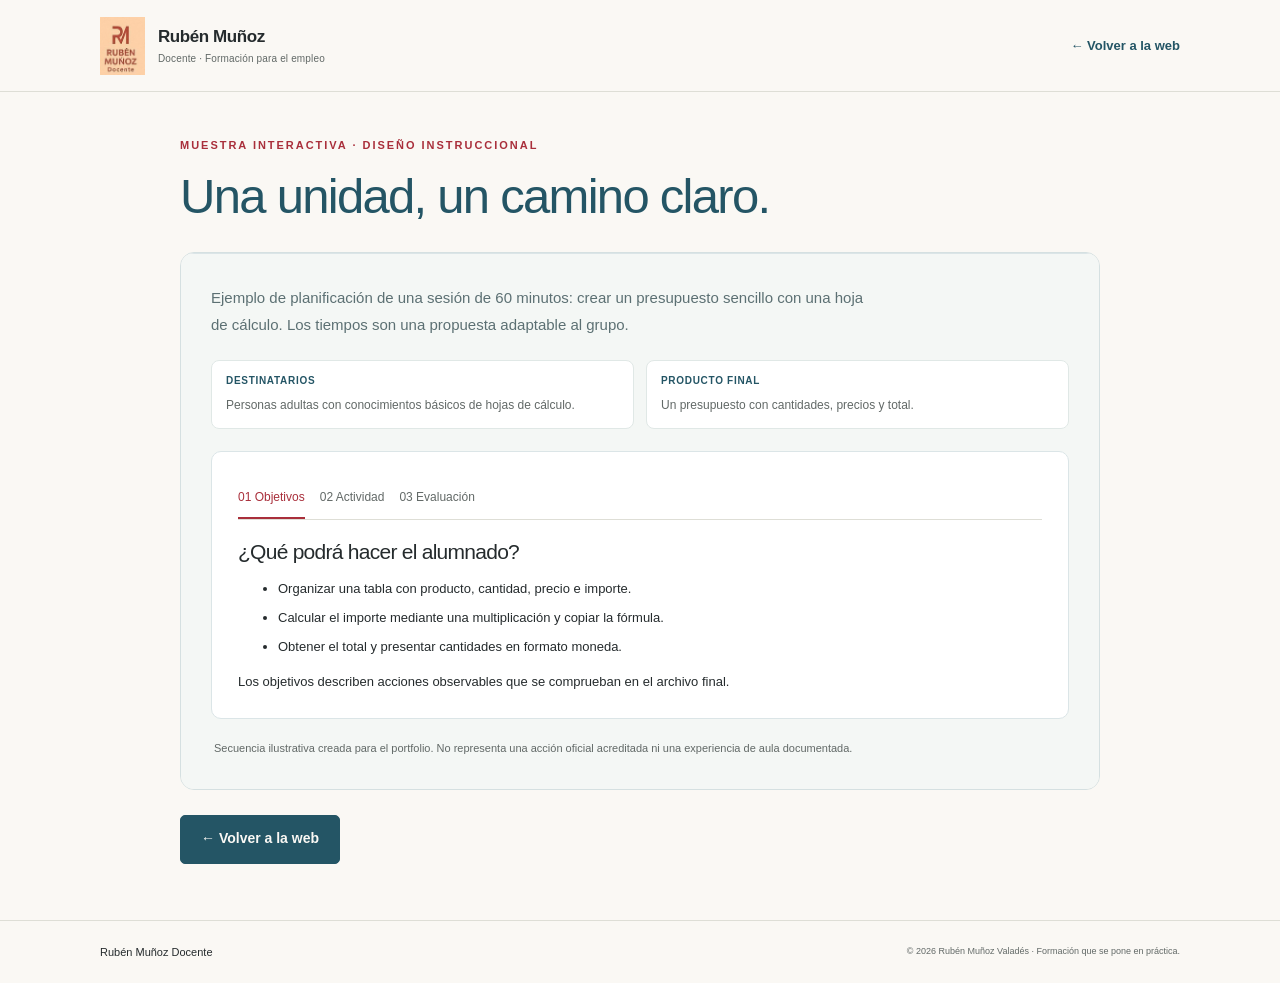
<file: actividad-diseno.html>
<!doctype html>
<html lang="es"><head><meta charset="utf-8"><meta name="viewport" content="width=device-width,initial-scale=1"><meta name="robots" content="noindex,follow"><meta name="theme-color" content="#245565"><title>Una unidad, un camino claro. · Rubén Muñoz Docente</title><link rel="icon" type="image/png" href="./assets/images/logo-ruben-munoz-docente.png"><link rel="stylesheet" href="./assets/css/styles.css?v=actividades-paginas-20261023"></head>
<body class="activity-body"><a class="skip" href="#contenido">Saltar al contenido</a>
<header><div class="container activity-header-inner"><a class="brand" href="./index.html#portfolio"><img class="brand-logo" src="./assets/images/logo-ruben-munoz-docente.png" width="45" height="58" alt="Logo de Rubén Muñoz Docente"><span class="brand-name">Rubén Muñoz<small>Docente · Formación para el empleo</small></span></a><a class="activity-back" href="./index.html#portfolio">← Volver a la web</a></div></header>
<main id="contenido" class="activity-page"><section class="section" id="portfolio" aria-labelledby="activity-title"><div class="container activity-container"><div class="activity-heading"><p class="eyebrow">Muestra interactiva · Diseño instruccional</p><h1 id="activity-title">Una unidad, un camino claro.</h1></div><article class="activity-document"><div class="demo-content"><h3 id="design-dialog-title">Una unidad, un camino claro.</h3><p>Ejemplo de planificación de una sesión de 60 minutos: crear un presupuesto sencillo con una hoja de cálculo. Los tiempos son una propuesta adaptable al grupo.</p><div class="case-meta"><div><b>Destinatarios</b>Personas adultas con conocimientos básicos de hojas de cálculo.</div><div><b>Producto final</b>Un presupuesto con cantidades, precios y total.</div></div><div class="demo-panel"><div class="lesson-tabs" role="tablist" aria-label="Fases de la unidad"><button id="tab-objective" class="lesson-tab" role="tab" aria-selected="true" aria-controls="panel-objective" data-panel="panel-objective">01 Objetivos</button><button id="tab-practice" class="lesson-tab" role="tab" aria-selected="false" aria-controls="panel-practice" tabindex="-1" data-panel="panel-practice">02 Actividad</button><button id="tab-evaluation" class="lesson-tab" role="tab" aria-selected="false" aria-controls="panel-evaluation" tabindex="-1" data-panel="panel-evaluation">03 Evaluación</button></div><div id="panel-objective" class="lesson-panel" role="tabpanel" aria-labelledby="tab-objective" tabindex="0"><h4>¿Qué podrá hacer el alumnado?</h4><ul><li>Organizar una tabla con producto, cantidad, precio e importe.</li><li>Calcular el importe mediante una multiplicación y copiar la fórmula.</li><li>Obtener el total y presentar cantidades en formato moneda.</li></ul><p>Los objetivos describen acciones observables que se comprueban en el archivo final.</p></div><div id="panel-practice" class="lesson-panel" role="tabpanel" aria-labelledby="tab-practice" tabindex="0" hidden><h4>Un encargo cercano: preparar un presupuesto.</h4><ol><li><strong>Activación · 5 min.</strong> Interpretar un presupuesto y detectar sus datos.</li><li><strong>Demostración · 10 min.</strong> Crear la tabla y explicar la primera fórmula.</li><li><strong>Práctica guiada · 20 min.</strong> Completar el presupuesto con cinco productos ficticios.</li><li><strong>Reto autónomo · 15 min.</strong> Cambiar cantidades y añadir un nuevo producto.</li><li><strong>Revisión · 10 min.</strong> Comprobar el total y explicar el procedimiento.</li></ol></div><div id="panel-evaluation" class="lesson-panel" role="tabpanel" aria-labelledby="tab-evaluation" tabindex="0" hidden><h4>Evaluar lo que se ha practicado.</h4><ul><li><strong>Estructura:</strong> la tabla tiene encabezados y todos los datos del encargo.</li><li><strong>Cálculo:</strong> cada importe se obtiene con una fórmula y el total es correcto.</li><li><strong>Presentación:</strong> los importes utilizan formato moneda y la lectura es clara.</li><li><strong>Autonomía:</strong> el alumno modifica un dato y explica el cambio en el total.</li></ul><p>Retroalimentación propuesta: señalar un logro, localizar un error y acordar una mejora concreta.</p></div></div><div class="case-bottom">Secuencia ilustrativa creada para el portfolio. No representa una acción oficial acreditada ni una experiencia de aula documentada.</div></div></article><div class="activity-bottom"><a class="button activity-back-bottom" href="./index.html#portfolio">← Volver a la web</a></div></div></section></main>
<footer><div class="container footer-inner"><div class="footer-name">Rubén Muñoz Docente</div><p class="footer-note">© 2026 Rubén Muñoz Valadés · Formación que se pone en práctica.</p></div></footer><div id="toast" class="toast" role="status" aria-live="polite"></div><script src="./assets/js/main.js?v=actividades-paginas-20261023" defer></script></body></html>
</file>
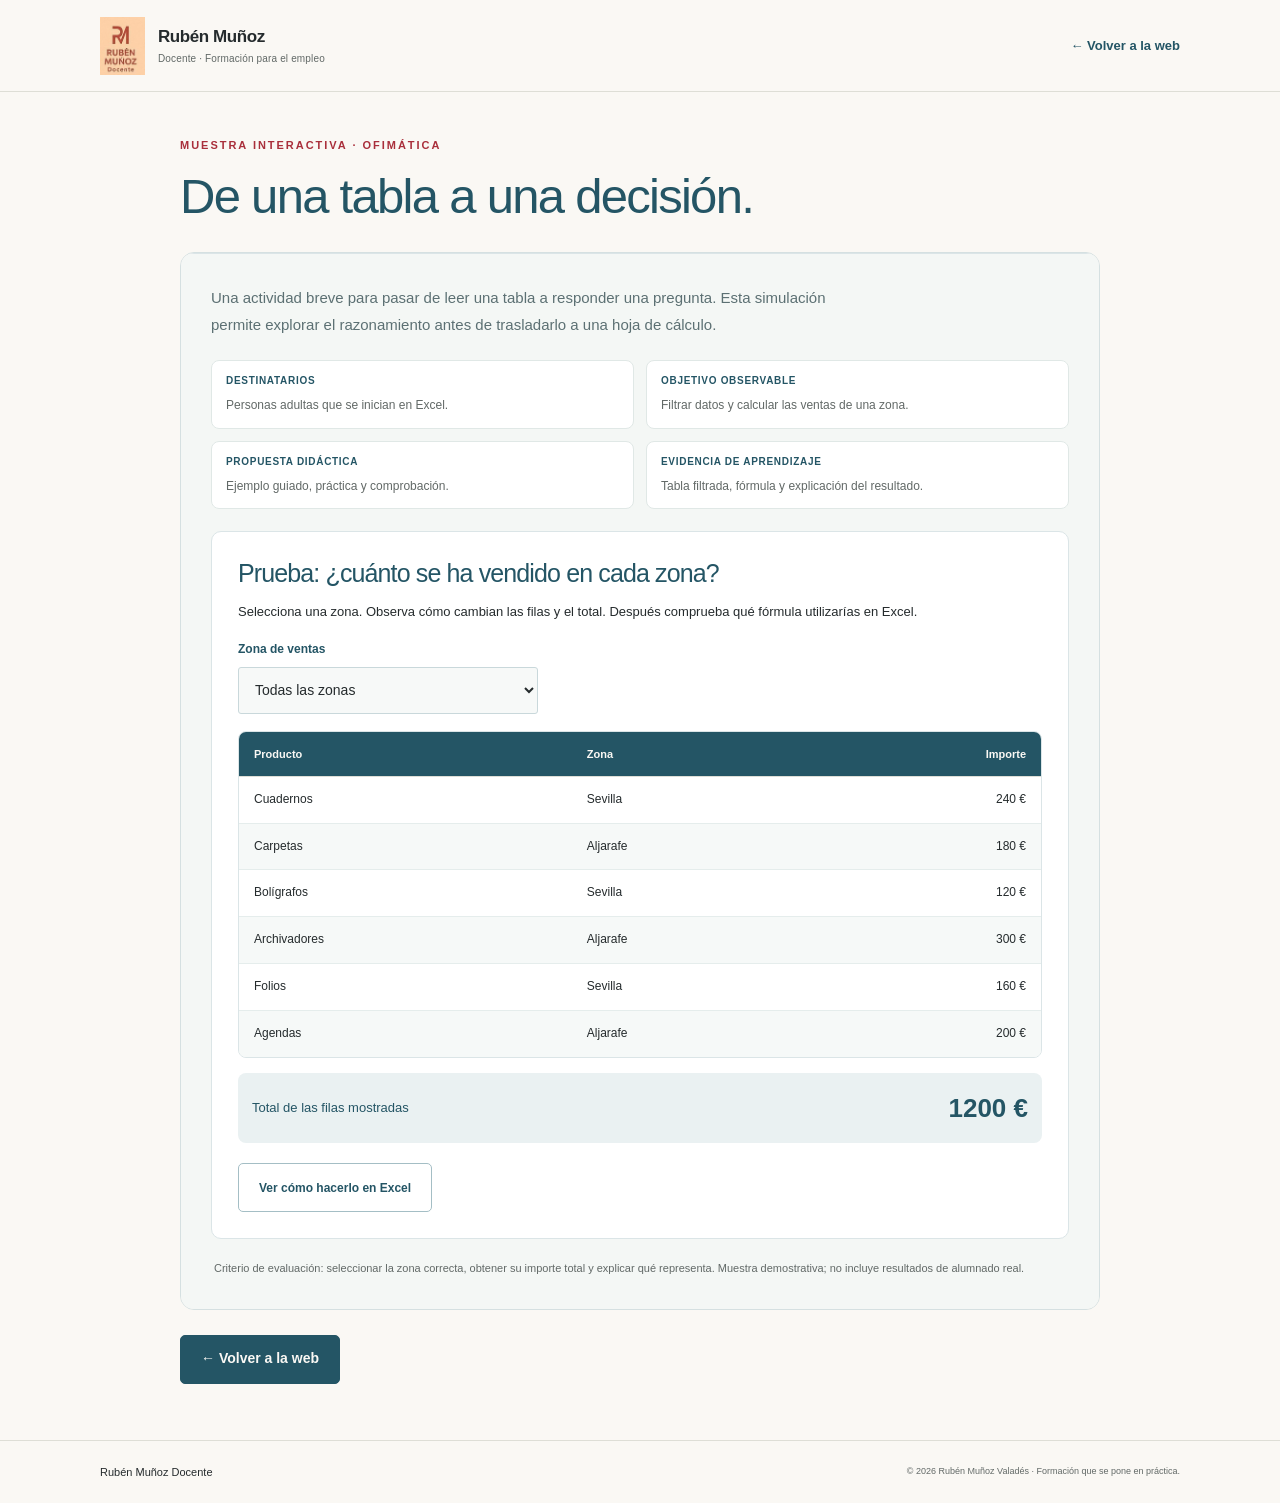
<file: actividad-excel.html>
<!doctype html>
<html lang="es"><head><meta charset="utf-8"><meta name="viewport" content="width=device-width,initial-scale=1"><meta name="robots" content="noindex,follow"><meta name="theme-color" content="#245565"><title>De una tabla a una decisión. · Rubén Muñoz Docente</title><link rel="icon" type="image/png" href="./assets/images/logo-ruben-munoz-docente.png"><link rel="stylesheet" href="./assets/css/styles.css?v=actividades-paginas-20261023"></head>
<body class="activity-body"><a class="skip" href="#contenido">Saltar al contenido</a>
<header><div class="container activity-header-inner"><a class="brand" href="./index.html#portfolio"><img class="brand-logo" src="./assets/images/logo-ruben-munoz-docente.png" width="45" height="58" alt="Logo de Rubén Muñoz Docente"><span class="brand-name">Rubén Muñoz<small>Docente · Formación para el empleo</small></span></a><a class="activity-back" href="./index.html#portfolio">← Volver a la web</a></div></header>
<main id="contenido" class="activity-page"><section class="section" id="portfolio" aria-labelledby="activity-title"><div class="container activity-container"><div class="activity-heading"><p class="eyebrow">Muestra interactiva · Ofimática</p><h1 id="activity-title">De una tabla a una decisión.</h1></div><article class="activity-document"><div class="demo-content"><h3 id="excel-dialog-title">De una tabla a una decisión.</h3><p>Una actividad breve para pasar de leer una tabla a responder una pregunta. Esta simulación permite explorar el razonamiento antes de trasladarlo a una hoja de cálculo.</p><div class="case-meta"><div><b>Destinatarios</b>Personas adultas que se inician en Excel.</div><div><b>Objetivo observable</b>Filtrar datos y calcular las ventas de una zona.</div><div><b>Propuesta didáctica</b>Ejemplo guiado, práctica y comprobación.</div><div><b>Evidencia de aprendizaje</b>Tabla filtrada, fórmula y explicación del resultado.</div></div><div class="demo-panel"><h3>Prueba: ¿cuánto se ha vendido en cada zona?</h3><p>Selecciona una zona. Observa cómo cambian las filas y el total. Después comprueba qué fórmula utilizarías en Excel.</p><label for="sales-zone">Zona de ventas</label><select id="sales-zone"><option value="all">Todas las zonas</option><option value="Sevilla">Sevilla</option><option value="Aljarafe">Aljarafe</option></select><div class="table-wrap"><table><caption class="sr">Ventas ficticias de material de oficina por zona</caption><thead><tr><th scope="col">Producto</th><th scope="col">Zona</th><th scope="col">Importe</th></tr></thead><tbody id="sales-body"></tbody></table></div><div class="demo-result" aria-live="polite"><span>Total de las filas mostradas</span><strong id="sales-total"></strong></div><button class="button outline" id="show-formula" aria-expanded="false" aria-controls="formula-answer">Ver cómo hacerlo en Excel</button><div class="answer-text" id="formula-answer" hidden>Si las zonas están en B2:B7 y los importes en C2:C7, puedes calcular Sevilla con <code>=SUMAR.SI(B2:B7;"Sevilla";C2:C7)</code>. Para sumar solo las filas visibles tras aplicar un filtro: <code>=SUBTOTALES(109;C2:C7)</code>. El separador puede variar según la configuración de Excel.</div></div><div class="case-bottom">Criterio de evaluación: seleccionar la zona correcta, obtener su importe total y explicar qué representa. Muestra demostrativa; no incluye resultados de alumnado real.</div></div></article><div class="activity-bottom"><a class="button activity-back-bottom" href="./index.html#portfolio">← Volver a la web</a></div></div></section></main>
<footer><div class="container footer-inner"><div class="footer-name">Rubén Muñoz Docente</div><p class="footer-note">© 2026 Rubén Muñoz Valadés · Formación que se pone en práctica.</p></div></footer><div id="toast" class="toast" role="status" aria-live="polite"></div><script src="./assets/js/main.js?v=actividades-paginas-20261023" defer></script></body></html>
</file>
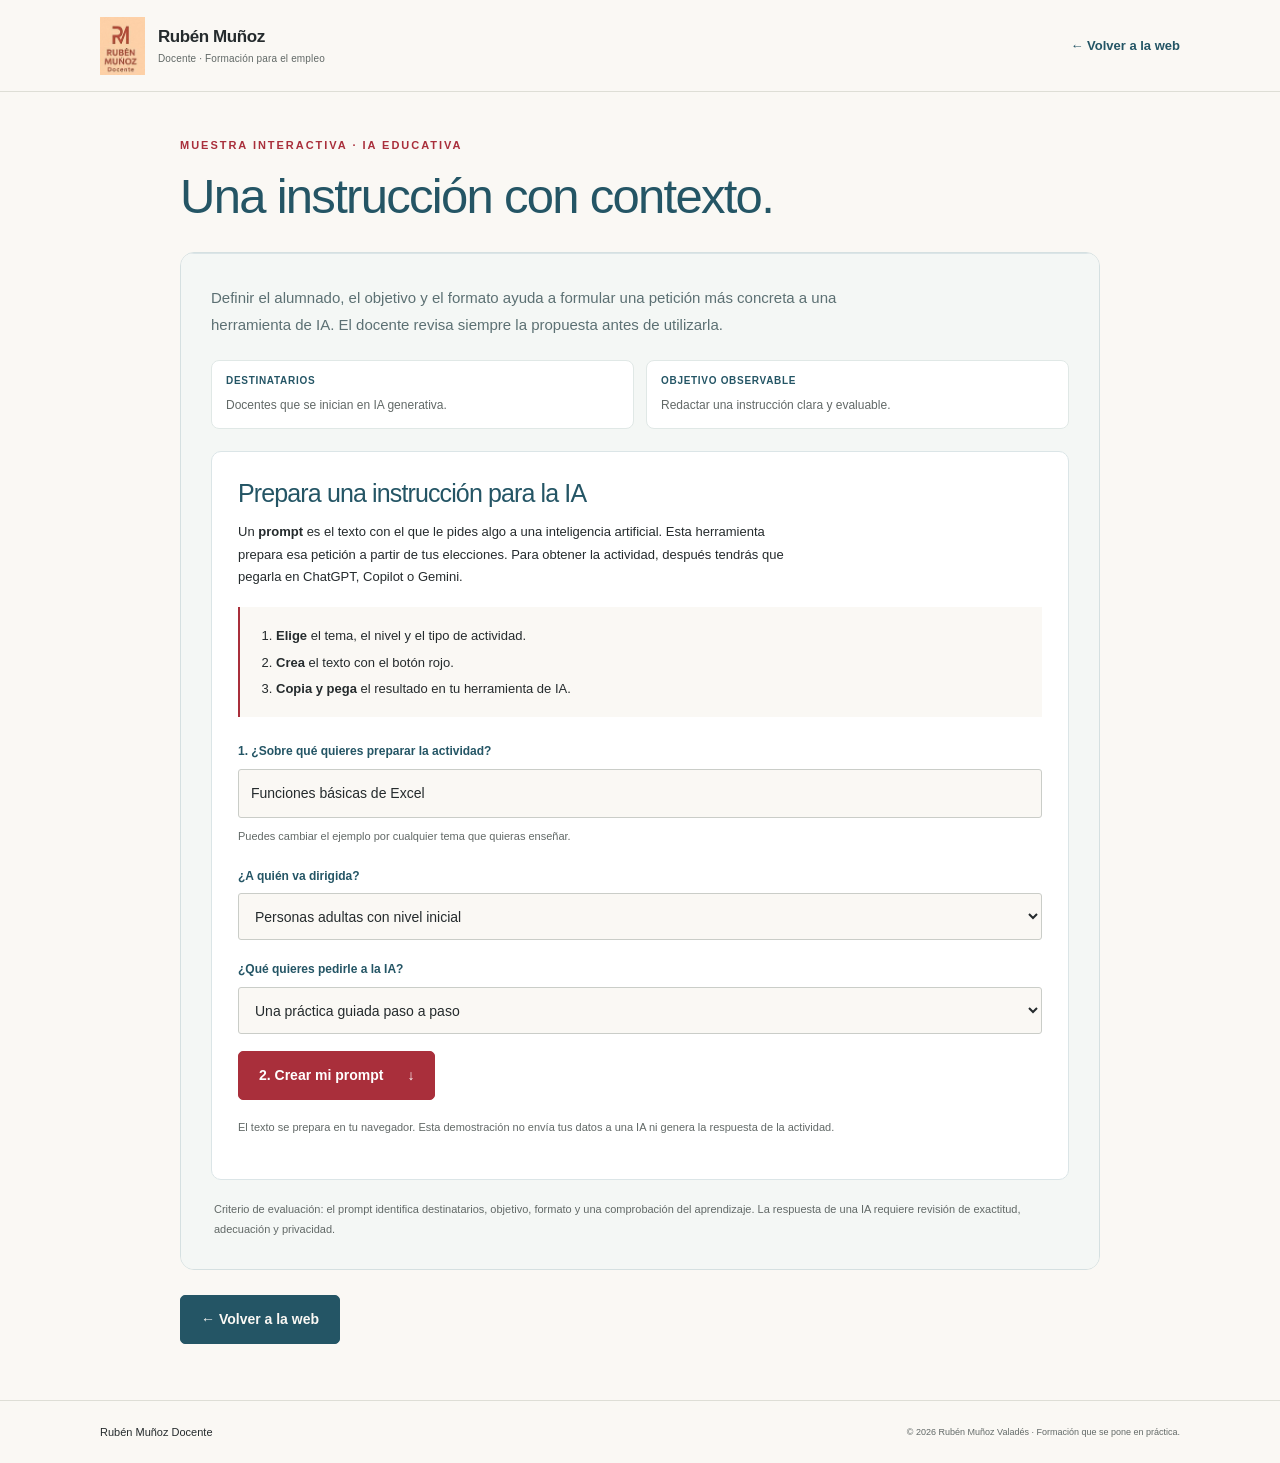
<file: actividad-ia.html>
<!doctype html>
<html lang="es"><head><meta charset="utf-8"><meta name="viewport" content="width=device-width,initial-scale=1"><meta name="robots" content="noindex,follow"><meta name="theme-color" content="#245565"><title>Una instrucción con contexto. · Rubén Muñoz Docente</title><link rel="icon" type="image/png" href="./assets/images/logo-ruben-munoz-docente.png"><link rel="stylesheet" href="./assets/css/styles.css?v=actividades-paginas-20261023"></head>
<body class="activity-body"><a class="skip" href="#contenido">Saltar al contenido</a>
<header><div class="container activity-header-inner"><a class="brand" href="./index.html#portfolio"><img class="brand-logo" src="./assets/images/logo-ruben-munoz-docente.png" width="45" height="58" alt="Logo de Rubén Muñoz Docente"><span class="brand-name">Rubén Muñoz<small>Docente · Formación para el empleo</small></span></a><a class="activity-back" href="./index.html#portfolio">← Volver a la web</a></div></header>
<main id="contenido" class="activity-page"><section class="section" id="portfolio" aria-labelledby="activity-title"><div class="container activity-container"><div class="activity-heading"><p class="eyebrow">Muestra interactiva · IA educativa</p><h1 id="activity-title">Una instrucción con contexto.</h1></div><article class="activity-document"><div class="demo-content"><h3 id="ai-dialog-title">Una instrucción con contexto.</h3><p>Definir el alumnado, el objetivo y el formato ayuda a formular una petición más concreta a una herramienta de IA. El docente revisa siempre la propuesta antes de utilizarla.</p><div class="case-meta"><div><b>Destinatarios</b>Docentes que se inician en IA generativa.</div><div><b>Objetivo observable</b>Redactar una instrucción clara y evaluable.</div></div><div class="demo-panel prompt-builder"><h3>Prepara una instrucción para la IA</h3><p class="prompt-explanation" id="prompt-help">Un <strong>prompt</strong> es el texto con el que le pides algo a una inteligencia artificial. Esta herramienta prepara esa petición a partir de tus elecciones. Para obtener la actividad, después tendrás que pegarla en ChatGPT, Copilot o Gemini.</p><ol class="prompt-steps"><li><b>Elige</b> el tema, el nivel y el tipo de actividad.</li><li><b>Crea</b> el texto con el botón rojo.</li><li><b>Copia y pega</b> el resultado en tu herramienta de IA.</li></ol><label for="prompt-topic">1. ¿Sobre qué quieres preparar la actividad?</label><input id="prompt-topic" type="text" maxlength="160" value="Funciones básicas de Excel" placeholder="Por ejemplo: tablas dinámicas de Excel" autocomplete="off" required aria-describedby="prompt-topic-help prompt-error"><p class="field-hint" id="prompt-topic-help">Puedes cambiar el ejemplo por cualquier tema que quieras enseñar.</p><label for="prompt-level">¿A quién va dirigida?</label><select id="prompt-level"><option>Personas adultas con nivel inicial</option><option>Personas adultas con nivel intermedio</option><option>Docentes en formación</option></select><label for="prompt-format">¿Qué quieres pedirle a la IA?</label><select id="prompt-format"><option>Una práctica guiada paso a paso</option><option>Una actividad basada en un caso laboral</option><option>Una autoevaluación con cinco preguntas</option></select><p id="prompt-error" class="prompt-error" role="alert"></p><button class="button primary" type="button" id="generate-prompt" aria-controls="prompt-result">2. Crear mi prompt <span aria-hidden="true">↓</span></button><p class="prompt-status" id="prompt-status" role="status" aria-live="polite"></p><section id="prompt-result" class="prompt-result" aria-labelledby="prompt-result-title" hidden><h4 id="prompt-result-title">Tu texto para la IA</h4><label class="sr" for="prompt-output">Prompt generado, listo para copiar</label><textarea class="prompt-output" id="prompt-output" rows="10" readonly aria-describedby="prompt-next-step"></textarea><div class="prompt-actions"><button class="button outline" type="button" id="copy-prompt">3. Copiar el prompt</button><button class="text-link select-prompt" type="button" id="select-prompt">Seleccionar texto</button><a class="text-link" href="https://chatgpt.com/" target="_blank" rel="noopener noreferrer">Abrir ChatGPT <span aria-hidden="true">↗</span><span class="sr"> (nueva pestaña)</span></a></div><p id="prompt-next-step" class="prompt-next-step"><strong>Último paso:</strong> abre tu herramienta de IA, pega este texto en su cuadro de mensaje y pulsa Enviar. La IA elaborará la propuesta de actividad; revísala antes de utilizarla en clase.</p></section><p class="demo-help">El texto se prepara en tu navegador. Esta demostración no envía tus datos a una IA ni genera la respuesta de la actividad.</p></div><div class="case-bottom">Criterio de evaluación: el prompt identifica destinatarios, objetivo, formato y una comprobación del aprendizaje. La respuesta de una IA requiere revisión de exactitud, adecuación y privacidad.</div></div></article><div class="activity-bottom"><a class="button activity-back-bottom" href="./index.html#portfolio">← Volver a la web</a></div></div></section></main>
<footer><div class="container footer-inner"><div class="footer-name">Rubén Muñoz Docente</div><p class="footer-note">© 2026 Rubén Muñoz Valadés · Formación que se pone en práctica.</p></div></footer><div id="toast" class="toast" role="status" aria-live="polite"></div><script src="./assets/js/main.js?v=actividades-paginas-20261023" defer></script></body></html>
</file>
<file: assets/css/styles.css>
:root{--paper:#faf8f4;--ink:#252b2d;--muted:#626967;--line:#deded6;--red:#a92f3b;--red-dark:#84212c;--soft:#eee9e1;--white:#fff;--radius:5px}*{box-sizing:border-box}html{scroll-behavior:smooth;scroll-padding-top:105px}body{margin:0;background:var(--paper);color:var(--ink);font-family:Arial,Helvetica,sans-serif;line-height:1.65;font-size:16px}button,input,textarea,select{font:inherit}button,a,input,textarea,select,summary{-webkit-tap-highlight-color:transparent}button,a{touch-action:manipulation}a{color:inherit;text-underline-offset:4px}a:hover{color:var(--red)}button{cursor:pointer}button:disabled{cursor:wait;opacity:.7}button:focus-visible,a:focus-visible,summary:focus-visible,input:focus-visible,select:focus-visible,textarea:focus-visible{outline:3px solid var(--red);outline-offset:5px}[hidden]{display:none!important}h1,h2,h3,h4,p,figure{margin:0}p+p{margin-top:15px}h1,h2,h3,h4{line-height:1.15;font-weight:500;letter-spacing:-.035em}h1{font-size:clamp(48px,5.8vw,78px)}h2{font-size:clamp(34px,3.5vw,48px)}h3{font-size:25px}h4{font-size:21px}.serif{font-family:Georgia,'Times New Roman',serif;font-weight:400;color:var(--red)}.container{max-width:1160px;padding:0 40px;margin:auto}.section{padding:88px 0;scroll-margin-top:10px}.eyebrow{font-size:11px;text-transform:uppercase;letter-spacing:.18em;font-weight:700;color:var(--red);margin-bottom:20px}.section-title{margin-bottom:25px}.section-head,.specialties-head{display:flex;justify-content:space-between;align-items:flex-end;gap:60px;margin-bottom:35px}.section-head .section-title,.specialties-head .section-title{margin:0}.section-copy,.specialties-head>p{max-width:355px;color:var(--muted)}.button{display:inline-flex;justify-content:center;align-items:center;gap:24px;min-height:49px;padding:12px 20px;border:1px solid var(--line);border-radius:var(--radius);font-size:14px;font-weight:600;text-decoration:none;line-height:1.4}.button.primary{background:var(--red);border-color:var(--red);color:white}.button.primary:hover{background:var(--red-dark)}.button.outline{background:transparent}.button.outline:hover{border-color:var(--ink)}.text-link{font-weight:600;text-decoration:none;border-bottom:1px solid var(--red);padding-bottom:5px;display:inline-block}.sr,.skip:not(:focus){position:absolute;width:1px;height:1px;overflow:hidden;clip-path:inset(50%);white-space:nowrap}.skip:focus{position:fixed;top:10px;left:10px;z-index:100;background:white;padding:10px}header{background:rgba(250,248,244,.97);position:sticky;top:0;z-index:20;border-bottom:1px solid var(--line)}.header-inner{display:flex;align-items:center;justify-content:space-between;height:91px;gap:25px}.brand{display:flex;align-items:center;gap:13px;text-decoration:none;flex-shrink:0}.brand-logo{width:45px;height:58px;object-fit:contain}.brand-name{font-size:17px;font-weight:600;letter-spacing:-.025em;line-height:1.3}.brand-name small{display:block;font-size:10px;font-weight:400;letter-spacing:.015em;color:var(--muted);margin-top:4px}.brand-short{display:none}nav{display:flex;align-items:center;gap:24px}nav a{font-size:12px;text-decoration:none;font-weight:600}nav a[aria-current]{color:var(--red)}nav .nav-contact{background:var(--red);color:white;padding:10px 17px;border-radius:var(--radius)}.menu-toggle{display:none}.hero{padding:62px 0 55px}.hero-grid{display:grid;grid-template-columns:1.2fr 1fr;gap:72px;align-items:center}.intro-name{font-size:15px;font-weight:600;margin-top:28px}.intro{max-width:490px;color:var(--muted);font-size:16px;margin-top:12px}.hero-actions{display:flex;flex-wrap:wrap;gap:12px;margin:27px 0}.location{display:flex;gap:8px;align-items:center;color:var(--muted);font-size:12px}.location svg{width:17px;height:17px}.portrait{height:515px;position:relative;overflow:hidden;border-radius:160px 160px 6px 6px;background:#d9e3e4}.portrait>img{width:100%;height:100%;object-fit:cover;object-position:50% 30%;display:block}.portrait figcaption{position:absolute;bottom:0;left:0;right:0;padding:22px 25px;color:white;background:linear-gradient(transparent,rgba(12,22,28,.88));display:flex;flex-direction:column;gap:2px}.portrait figcaption span{font-size:11px;letter-spacing:.05em}.portrait figcaption b{font-size:19px;font-weight:500}.trust{border-top:1px solid var(--line);border-bottom:1px solid var(--line)}.trust-inner{display:flex;gap:25px;justify-content:space-between;align-items:center;padding-top:23px;padding-bottom:23px;font-size:11px}.trust-label{color:var(--muted);text-transform:uppercase;letter-spacing:.1em;font-size:10px}.trust-item{display:flex;gap:9px;align-items:center}.trust-item svg{width:21px;height:21px;stroke-width:1.5;color:var(--red)}.profile-grid{display:grid;grid-template-columns:1.1fr 1fr;gap:90px}.profile-copy>p{color:var(--muted);font-size:14px}.profile-copy .profile-lead{color:var(--ink);font-size:19px;line-height:1.5;margin-bottom:20px}.profile-note{font-size:12px;color:var(--red);font-weight:600;margin-top:24px}.method{padding-top:5px}.method-label{font-size:11px;text-transform:uppercase;letter-spacing:.12em;color:var(--muted);margin-bottom:8px}.method-item{display:flex;gap:22px;padding:24px 0;border-bottom:1px solid var(--line)}.method-number{color:var(--red);font-size:13px}.method-item h3{font-size:20px;letter-spacing:-.025em;margin-bottom:8px}.method-item p{font-size:13px;color:var(--muted)}.specialties{background:var(--soft)}.specialty-row{display:grid;grid-template-columns:30px 1fr 1fr;gap:25px;border-top:1px solid #d0cec5;padding:28px 0}.specialty-row:last-child{padding-bottom:0}.specialty-row .num{color:var(--red);font-size:12px}.specialty-row h3{font-size:23px}.specialty-row>p{font-size:14px;color:var(--muted)}.specialty-tags{display:flex;gap:7px;flex-wrap:wrap;margin-top:12px}.specialty-tags span{font-size:10px;padding:3px 8px;border:1px solid #cfccc3;border-radius:3px}.filter-list{display:flex;gap:8px;flex-wrap:wrap;margin-bottom:28px}.filter{padding:8px 13px;border:1px solid var(--line);background:none;color:var(--muted);border-radius:30px;font-size:11px}.filter[aria-pressed=true]{background:var(--ink);color:white;border-color:var(--ink)}.project{border-top:1px solid var(--line)}.project:last-child{border-bottom:1px solid var(--line)}summary{cursor:pointer;list-style:none}summary::-webkit-details-marker{display:none}.project>summary{display:grid;grid-template-columns:35px 1fr 30px;gap:20px;padding:27px 0}.project-number{font-size:12px;color:var(--red);padding-top:3px}.project-meta{font-size:10px;color:var(--muted);text-transform:uppercase;letter-spacing:.1em}.project h3{font-size:26px;margin:8px 0 10px}.project p{font-size:14px;color:var(--muted)}.project-open{display:inline-block;font-size:11px;color:var(--red);margin-top:14px;font-weight:600}.expand{font-size:29px;font-weight:300;text-align:right;align-self:center}.project[open] .expand{transform:rotate(45deg)}.project[open]>summary{padding-bottom:20px}.demo-content{padding:5px 55px 32px}.demo-content>h3{display:none}.case-meta{display:grid;grid-template-columns:1fr 1fr;gap:15px;margin:24px 0}.case-meta>div{font-size:12px;color:var(--muted)}.case-meta b{display:block;color:var(--ink);font-size:11px;margin-bottom:4px}.demo-panel{padding:25px;background:white;border:1px solid var(--line);border-radius:var(--radius)}.demo-panel h3{font-size:23px;margin:0 0 13px}.demo-panel>p{margin-bottom:16px}.case-bottom,.demo-help{font-size:11px!important;color:var(--muted);margin-top:18px}.portfolio-note{display:flex;gap:10px;font-size:11px;color:var(--muted);margin-top:20px}.portfolio-note svg{width:18px;height:18px;flex-shrink:0}.experience{border-top:1px solid var(--line);border-bottom:1px solid var(--line)}.experience-grid{display:grid;grid-template-columns:1fr 1.3fr;gap:90px}.experience-intro>p{font-size:14px;color:var(--muted);margin-bottom:25px}.experience-intro>.text-link{font-size:12px}.career-item{display:grid;grid-template-columns:65px 1fr;gap:20px;padding:25px 0;border-bottom:1px solid var(--line)}.career-item:first-child{padding-top:0}.career-item:last-child{border:0;padding-bottom:0}.career-year{font-size:12px;color:var(--muted);padding-top:4px}.career-item h3{font-size:22px;line-height:1.3}.career-role{font-size:12px!important;color:var(--red)!important;margin:6px 0 12px!important;font-weight:600}.career-item p{font-size:13px;color:var(--muted)}.career-badge{display:inline-block;font-size:10px;color:var(--muted);border:1px solid var(--line);padding:2px 7px;margin-top:12px}.credentials-grid{display:grid;grid-template-columns:1fr 1.7fr;gap:50px;margin-top:40px}.credential-feature{border-left:2px solid var(--red);padding:5px 28px 10px;background:var(--soft)}.cert-symbol{padding-top:25px}.cert-symbol svg{width:35px;height:35px;color:var(--red)}.credential-code{font-size:12px;color:var(--red);margin:17px 0 10px}.credential-feature h3{font-size:25px}.credential-feature p{font-size:13px;color:var(--muted);margin-top:16px}.cert-tag{display:inline-block;font-size:10px;background:white;padding:5px 9px;margin:20px 0}.credentials details{border-top:1px solid var(--line)}.credentials summary{position:relative;padding:19px 28px 19px 0}.credentials summary:after{content:'+';position:absolute;right:0;top:23px;color:var(--red)}.credentials details[open] summary:after{content:'−'}.credentials summary b{display:block;font-size:14px;font-weight:500}.credentials summary small{font-size:11px;color:var(--muted)}.credential-content{padding-bottom:20px;font-size:12px;color:var(--muted)}.credential-content ul{margin:0;padding-left:19px}.credential-content li+li{margin-top:9px}.credential-note{font-size:10px;color:var(--muted);border-top:1px solid var(--line);padding-top:15px}.catalog{padding-top:0;padding-bottom:75px}.catalog-box{border:1px solid var(--line);padding:27px 30px;display:flex;justify-content:space-between;align-items:center;gap:30px}.catalog-box .eyebrow{margin-bottom:9px}.catalog-box h3{font-size:24px}.catalog-box p{font-size:13px;color:var(--muted);margin-top:10px;max-width:620px}.catalog-box .button{flex-shrink:0;font-size:12px}.contact{padding:80px 0;background:var(--soft);border-top:1px solid var(--line)}.contact-grid{display:grid;grid-template-columns:1fr 1.1fr;gap:80px}.contact-copy>p{font-size:14px;color:var(--muted);margin-top:22px}.contact h2{font-size:clamp(33px,3.2vw,43px);line-height:1.16}.contact-small{font-size:11px;color:var(--muted);margin-top:25px}.email-link{display:block;font-size:17px;margin-top:15px;word-break:break-word}.copy-email{border:0;background:transparent;font-size:11px;text-decoration:underline;text-underline-offset:4px;padding:8px 0;color:var(--muted)}label{display:block;font-size:12px;font-weight:600;margin:0 0 7px}input:not([type=checkbox]),textarea,select{width:100%;border:1px solid #cacdc8;background:var(--paper);border-radius:3px;padding:12px;color:var(--ink);font-size:14px;min-height:47px;margin-bottom:17px}textarea{resize:vertical;line-height:1.6}input::placeholder,textarea::placeholder{color:#737974;font-size:12px}select{cursor:pointer}.form-row{display:grid;grid-template-columns:1fr 1fr;gap:16px}.optional{font-size:10px;font-weight:400;color:var(--muted)}.consent{display:flex;gap:10px;font-size:10px;font-weight:400;color:var(--muted);align-items:flex-start;line-height:1.6;margin-bottom:20px}.consent input{width:16px;height:16px;flex-shrink:0;margin:2px 0;accent-color:var(--red)}.submit-button{width:100%;justify-content:space-between}.form-help{font-size:10px;color:var(--muted);margin-top:12px}#form-status{font-size:12px;line-height:1.6;margin-top:14px}#form-status[data-state=success]{color:#205d3b}#form-status[data-state=error]{color:#922b34}.form-trap{position:absolute;left:-10000px;width:1px;height:1px;overflow:hidden}.privacy-section{padding:25px 0}.privacy-section summary{font-size:12px;color:var(--muted);padding:7px 0}.privacy-section summary:after{content:' +';color:var(--red)}.privacy-section details[open] summary:after{content:' −'}.legal-copy{max-width:760px;padding:20px 0;color:var(--muted);font-size:12px}.legal-copy h3{font-size:17px;color:var(--ink);margin:20px 0 10px}.legal-copy h3:first-child{margin-top:0}footer{border-top:1px solid var(--line);padding:22px 0}.footer-inner{display:flex;align-items:center;justify-content:space-between;gap:20px}.footer-name{display:flex;align-items:center;gap:10px;font-size:11px}.footer-logo{width:25px;height:33px;object-fit:contain}.footer-note{font-size:9px;color:var(--muted)}.footer-links{display:flex;gap:15px;font-size:10px}.footer-links a{text-decoration:none}.table-wrap{overflow:auto}table{border-collapse:collapse;width:100%;font-size:12px}th,td{text-align:left;padding:11px;border-bottom:1px solid var(--line)}th{font-weight:600;background:var(--soft)}td:last-child,th:last-child{text-align:right}.demo-result{display:flex;justify-content:space-between;gap:20px;padding:17px 0;font-size:13px}.demo-result strong{font-size:23px;color:var(--red)}.answer-text{font-size:12px;margin-top:18px;padding:15px;border-left:2px solid var(--red);background:var(--paper)}code{overflow-wrap:anywhere}.prompt-output{white-space:pre-wrap;background:var(--paper);padding:18px;font-size:12px;margin:18px 0;border:1px solid var(--line)}.lesson-tabs{display:flex;border-bottom:1px solid var(--line);gap:15px;flex-wrap:wrap;margin-bottom:20px}.lesson-tab{background:none;border:0;border-bottom:2px solid transparent;padding:10px 0;font-size:12px;color:var(--muted)}.lesson-tab[aria-selected=true]{border-color:var(--red);color:var(--red)}.lesson-panel{font-size:13px}.lesson-panel h4{margin-bottom:12px}.lesson-panel li+li{margin-top:8px}.toast:empty{display:none}.toast{position:fixed;bottom:20px;left:50%;transform:translateX(-50%);padding:12px 20px;background:var(--ink);color:white;border-radius:4px;z-index:30;max-width:90%;font-size:12px}.manual-copy{min-height:180px}.copy-fallback{font-size:12px;padding:15px;background:white;border:1px solid var(--line);margin:15px 0}
@media(min-width:1500px){.container{max-width:1240px}.hero-grid{gap:100px}.portrait{height:550px}}
@media(max-width:1000px){.container{padding-left:28px;padding-right:28px}nav{gap:16px}.brand-long{display:none}.brand-short{display:inline}.hero-grid{gap:35px}.hero h1{font-size:58px}.portrait{height:500px}.hero-actions .button{font-size:12px;gap:15px;padding:12px 14px}.profile-grid,.experience-grid{gap:45px}.contact-grid{gap:40px}.trust-label{display:none}.credentials-grid{gap:30px}.section-head,.specialties-head{gap:35px}.section-copy,.specialties-head>p{max-width:300px}}
@media(max-width:760px){html{scroll-padding-top:90px}.container{padding:0 22px}.header-inner{height:77px}.brand-logo{width:36px;height:47px}.brand-name{font-size:16px}.menu-toggle{display:flex;gap:10px;align-items:center;border:1px solid var(--line);background:none;border-radius:3px;padding:8px 12px;font-size:12px}nav{display:none;position:absolute;top:76px;left:0;right:0;background:var(--paper);padding:18px 22px;border-bottom:1px solid var(--line);flex-wrap:wrap;gap:18px}nav[data-open=true]{display:flex}nav a{font-size:13px}.hero{padding:38px 0}.hero-grid{grid-template-columns:1fr;gap:30px}.hero h1{font-size:clamp(46px,10vw,67px)}.hero .eyebrow{margin-bottom:18px}.intro-name{margin-top:23px}.intro{max-width:100%;font-size:15px}.hero-actions{margin:23px 0}.portrait{height:410px;width:100%;max-width:480px;justify-self:center;border-radius:140px 140px 5px 5px}.portrait>img{object-position:center 30%}.portrait figcaption{padding:20px}.trust-inner{display:flex;justify-content:flex-start;flex-wrap:wrap;gap:12px 24px;padding-top:20px;padding-bottom:20px}.trust-item{font-size:10px}.trust-item svg{width:18px;height:18px}.section{padding:55px 0}.profile-grid,.experience-grid,.credentials-grid,.contact-grid{grid-template-columns:1fr;gap:35px}.section-head,.specialties-head{display:block;margin-bottom:27px}.section-head .section-title,.specialties-head .section-title{margin-bottom:20px}.section-copy,.specialties-head>p{max-width:100%;font-size:14px}.profile-copy .profile-lead{font-size:18px}.method-item{padding:20px 0}.specialty-row{grid-template-columns:25px 1fr;gap:12px;padding:23px 0}.specialty-row>p{grid-column:2}.specialty-row h3{font-size:22px}.project>summary{grid-template-columns:20px 1fr 20px;gap:12px;padding:22px 0}.project h3{font-size:22px}.project p{font-size:13px}.project-meta{font-size:9px}.demo-content{padding:0 0 25px}.demo-panel{padding:18px}.case-meta{gap:16px}.career-item{grid-template-columns:55px 1fr;gap:12px}.career-item:first-child{padding-top:10px}.credentials-grid{margin-top:25px}.credential-feature{padding-left:23px;padding-right:23px}.credential-feature h3{font-size:26px;max-width:370px}.catalog{padding-top:0;padding-bottom:50px}.catalog-box{display:block;padding:23px}.catalog-box .button{margin-top:20px}.contact{padding:55px 0}.contact-copy>p{font-size:13px}.contact-grid{gap:30px}.form-row{gap:12px}.footer-inner{flex-wrap:wrap;gap:15px}.footer-note{order:3;width:100%}.footer-links{margin-left:auto}.lesson-tabs{gap:12px}.lesson-tab{font-size:11px}.contact h2{font-size:37px}.contact-small{margin-top:18px}}
@media(max-width:380px){.container{padding-left:18px;padding-right:18px}.form-row{grid-template-columns:1fr;gap:0}.hero-actions{flex-direction:column;align-items:stretch}.portrait{height:370px}.case-meta{grid-template-columns:1fr}.hero h1{font-size:45px}.contact h2{font-size:32px}}
@media(prefers-reduced-motion:reduce){html{scroll-behavior:auto}*{transition:none!important}}
@media print{header,.hero-actions,.filter-list,.contact form,.privacy-section,.footer-links,.copy-email,.toast{display:none!important}.section,.contact{padding:25px 0}.container{padding:0 15px}.hero-grid{gap:30px}.portrait{height:300px}.section-title,h2{font-size:28px}.project{break-inside:avoid}body{background:white;font-size:11px}}

nav .nav-contact[aria-current]{color:white}

/* Retrato con transparencia, integrado sobre el color de la página. */
.portrait{height:auto;background:transparent;border-radius:0;overflow:visible}
.portrait>img{height:515px;object-fit:contain;object-position:center bottom}
.portrait figcaption{position:static;background:none;color:var(--muted);padding:12px 0 0;border-top:1px solid var(--line)}
.portrait figcaption b{color:var(--ink)}
@media(min-width:1500px){.portrait{height:auto}.portrait>img{height:550px}}
@media(max-width:1000px){.portrait{height:auto}.portrait>img{height:500px}}
@media(max-width:760px){.portrait{height:auto;border-radius:0}.portrait>img{height:410px}}
@media(max-width:380px){.portrait{height:auto}.portrait>img{height:370px}}
@media print{.portrait>img{height:300px}}

.prompt-explanation{max-width:78ch}.prompt-steps{margin:18px 0 25px;padding:18px 18px 18px 36px;background:var(--paper);font-size:13px;border-left:2px solid var(--red)}.prompt-steps li+li{margin-top:5px}.field-hint{font-size:11px!important;margin:-8px 0 20px!important;color:var(--muted)}.prompt-status{font-size:12px!important;margin:15px 0!important;color:var(--red)!important;min-height:0}.prompt-status:empty,.prompt-error:empty{display:none}.prompt-error{font-size:12px!important;color:var(--red)!important;margin:0 0 14px!important}.prompt-result{border-top:1px solid var(--line);margin-top:22px;padding-top:22px;scroll-margin-top:110px}.prompt-result h4{font-size:22px;margin-bottom:14px}.prompt-output{display:block;min-height:280px;max-height:600px;resize:vertical;line-height:1.65;font-family:inherit;font-size:13px;margin:0 0 18px}.prompt-actions{display:flex;align-items:center;gap:22px;flex-wrap:wrap}.prompt-actions .text-link{font-size:12px}.prompt-next-step{font-size:12px!important;background:var(--paper);padding:15px;margin-top:18px!important}.prompt-actions button:disabled{cursor:default;opacity:.5}.prompt-builder label{margin-top:3px}.prompt-builder input[aria-invalid=true]{border-color:var(--red)}

.select-prompt{background:none;border:0;border-bottom:1px solid var(--red);font:inherit;cursor:pointer;padding:0 0 5px;color:inherit}

/* Franja de credenciales: azul petróleo y acentos arena. */
.trust{background:#245565;color:#faf8f4;border-top-color:#245565;border-bottom-color:#245565}
.trust .trust-label{color:#e4c39c}
.trust .trust-item{color:#faf8f4}
.trust .trust-item svg{color:#e4c39c}

/* Filtros del portfolio coordinados con la franja azul petróleo. */
.filter{color:#245565;border-color:#245565}
.filter:hover{background:#e7eff1}
.filter[aria-pressed="true"]{background:#245565;border-color:#245565;color:#faf8f4}
.filter[aria-pressed="true"]:hover{background:#1c4957;border-color:#1c4957}
.filter:focus-visible{outline-color:#245565}

/* Portfolio: vistas previas y actividades desplegables. */
#portfolio .filter-list{gap:10px;margin-bottom:28px}
#portfolio .filter{font-size:12px;padding:9px 16px;min-height:40px}
#portfolio .projects{display:grid;gap:20px}
#portfolio .project{border:1px solid #d5e0e1;border-radius:14px;background:#fff;overflow:hidden;box-shadow:0 3px 12px rgba(36,85,101,.035);transition:border-color .18s,box-shadow .18s}
#portfolio .project:last-child{border:1px solid #d5e0e1}
#portfolio .project:hover{border-color:#8faeb7;box-shadow:0 8px 24px rgba(36,85,101,.07)}
#portfolio .project[open]{border-color:#8faeb7}
#portfolio .project>.project-summary{display:grid;grid-template-columns:230px minmax(0,1fr) 38px;gap:28px;align-items:center;padding:25px}
#portfolio .project>.project-summary:focus-visible{outline:3px solid #245565;outline-offset:-5px;border-radius:14px}
#portfolio .project[open]>.project-summary{padding-bottom:25px}
#portfolio .project-body{min-width:0}
#portfolio .project-meta{display:flex;align-items:center;flex-wrap:wrap;gap:10px 14px;letter-spacing:0;text-transform:none;margin-bottom:12px}
#portfolio .project-category{background:#eaf1f2;color:#245565;font-size:10px;font-weight:700;border-radius:5px;padding:4px 9px}
#portfolio .project-kind{display:inline-flex;align-items:center;gap:6px;font-size:10px;color:#667674}
#portfolio .project-kind>span{width:5px;height:5px;border-radius:50%;background:#638a80}
#portfolio .project h3{font-size:27px;line-height:1.2;letter-spacing:-.035em;margin:0 0 12px;color:#234952}
#portfolio .project-body>p{font-size:13px;line-height:1.7;color:#626e70;max-width:54ch}
#portfolio .project-footer{display:flex;align-items:center;justify-content:space-between;gap:16px;margin-top:22px;flex-wrap:wrap}
#portfolio .project-skills{font-size:10px;color:#617778;letter-spacing:.01em}
#portfolio .project-open{display:inline-flex;align-items:center;gap:12px;border-radius:6px;background:#245565;color:#faf8f4;font-size:11px;font-weight:600;padding:9px 13px;margin:0;line-height:1.5;white-space:nowrap}
#portfolio .project-open .close-label{display:none}
#portfolio .project[open] .project-open .close-label{display:inline}
#portfolio .project[open] .project-open .open-label{display:none}
#portfolio .project[open] .project-open{background:#eaf1f2;color:#245565}
#portfolio .expand{display:grid;place-items:center;width:36px;height:36px;border:1px solid #d5e0e1;border-radius:50%;font-size:23px;font-weight:400;color:#245565;line-height:1;align-self:center;transition:transform .18s}
#portfolio .project[open] .expand{transform:rotate(45deg);background:#eaf1f2;border-color:#d5e0e1}
#portfolio .sample-preview{display:block;height:186px;min-width:0;padding:16px;border:1px solid #d9e5e6;border-radius:10px;background:#edf4f4;overflow:hidden;color:#245565;position:relative;user-select:none}
#portfolio .preview-topline{display:flex;align-items:center;gap:7px;margin-bottom:17px;font-size:7px;font-weight:700;letter-spacing:.08em;white-space:nowrap}
#portfolio .preview-symbol{font-size:18px;line-height:1;font-weight:400}
#portfolio .sample-index{margin-left:auto;font-size:9px;color:#72898d;font-weight:400}
#portfolio .preview-sheet{display:grid;grid-template-columns:1.25fr 1fr .8fr;border-top:1px solid #d6e1e2;border-left:1px solid #d6e1e2;border-radius:4px;overflow:hidden;transform:rotate(-2deg);background:#fff}
#portfolio .preview-sheet>span{display:block;font-size:7px;line-height:1.3;padding:7px 5px;border-right:1px solid #d6e1e2;border-bottom:1px solid #d6e1e2;color:#536e73;white-space:nowrap}
#portfolio .preview-sheet>span:nth-child(-n+3){background:#245565;color:#faf8f4;font-weight:600}
#portfolio .preview-sheet>span:nth-child(3n){text-align:right}
#portfolio .preview-sheet>.preview-cell{background:#eaf1f2;box-shadow:inset 0 0 0 1px #477580;color:#245565;font-weight:700}
#portfolio .preview-formula{display:flex;align-items:center;gap:8px;font-size:8px;margin-top:12px;color:#5f7b80}
#portfolio .preview-formula>b{font-family:Georgia,serif;font-size:14px;color:#245565}
#portfolio .preview-ai{background:#f4efe7;border-color:#e8e0d4}
#portfolio .preview-ai .preview-topline{margin-bottom:14px}
#portfolio .preview-prompt-line{display:block;background:white;border:1px solid #e0ddd5;border-radius:5px;padding:9px;font-size:10px;line-height:1.4}
#portfolio .preview-prompt-tags{display:flex;gap:5px;margin-top:10px}
#portfolio .preview-prompt-tags>span{font-size:7px;background:#fff;padding:3px 6px;border:1px solid #e0ddd5;border-radius:10px}
#portfolio .preview-writing{display:grid;gap:5px;margin-top:12px}
#portfolio .preview-writing>i{display:block;width:92%;height:3px;background:#d8d5ca;border-radius:2px}
#portfolio .preview-writing>i:nth-child(2){width:79%}
#portfolio .preview-writing>i:nth-child(3){width:57%}
#portfolio .preview-prompt-footer{display:flex;align-items:center;justify-content:space-between;font-size:7px;margin-top:10px}
#portfolio .preview-prompt-footer>b{font-size:12px}
#portfolio .preview-design{background:#edf2ef;border-color:#dae5df}
#portfolio .preview-route{display:grid;gap:8px;position:relative}
#portfolio .preview-route>span{display:flex;align-items:center;gap:8px;background:#fff;border:1px solid #dce5df;border-radius:6px;padding:7px 9px;font-size:8px;line-height:1.4}
#portfolio .preview-route>span:nth-child(2){margin-left:12px}
#portfolio .preview-route>span:nth-child(3){margin-left:24px}
#portfolio .preview-route b{display:grid;place-items:center;width:17px;height:17px;background:#e8efeb;color:#346757;border-radius:50%;font-size:8px;font-weight:600;flex-shrink:0}
#portfolio .demo-content{border-top:1px solid #dbe5e7;background:#f5f8f7;padding:28px 32px 32px}
#portfolio .demo-content>p{font-size:14px;max-width:80ch;color:#596e70}
#portfolio .case-meta{gap:12px;margin:22px 0;grid-template-columns:repeat(2,minmax(0,1fr))}
#portfolio .case-meta>div{background:#fff;border:1px solid #e0e8e6;border-radius:8px;padding:15px 17px;font-size:12px;line-height:1.6}
#portfolio .case-meta b{font-size:10px;text-transform:uppercase;letter-spacing:.07em;color:#245565;margin-bottom:7px}
#portfolio .demo-panel{border:1px solid #dbe5e7;border-radius:10px;padding:27px;background:white}
#portfolio .demo-panel h3{font-size:24px;color:#245565;margin-bottom:12px}
#portfolio .demo-panel>p{font-size:13px;line-height:1.75}
#portfolio .demo-panel label{color:#245565}
#portfolio #sales-zone{max-width:300px;display:block;background:#f7f9f8;border-color:#c9d8db}
#portfolio .table-wrap{border:1px solid #dbe5e7;border-radius:8px}
#portfolio th{background:#245565;color:#faf8f4;font-size:11px;padding:13px 15px}
#portfolio td{padding:13px 15px;border-bottom-color:#e5edec;font-size:12px}
#portfolio tbody tr:nth-child(even){background:#f6f9f8}
#portfolio tbody tr:last-child td{border-bottom:0}
#portfolio .demo-result{background:#eaf1f2;border-radius:8px;margin:15px 0 20px;padding:18px;align-items:center;color:#245565}
#portfolio .demo-result strong{color:#245565;font-size:26px}
#portfolio #show-formula{color:#245565;border-color:#a4bec5;background:white;font-size:12px}
#portfolio .answer-text{background:#eef4f4;border-left-color:#245565;border-radius:0 6px 6px 0;padding:18px;line-height:1.8}
#portfolio .case-bottom{line-height:1.75;padding:0 3px;margin-top:20px}
#portfolio .portfolio-note{align-items:flex-start;padding:17px 20px;border-radius:8px;background:#eff3f2;color:#5a7173;line-height:1.7;margin-top:25px}
#portfolio .portfolio-note svg{color:#245565;margin-top:2px}
@media(max-width:1000px){#portfolio .project>.project-summary{grid-template-columns:195px minmax(0,1fr) 30px;gap:22px;padding:22px}#portfolio .project h3{font-size:25px}#portfolio .project-footer{gap:12px;margin-top:18px}#portfolio .project-skills{font-size:9px}#portfolio .sample-preview{padding:12px;height:180px}#portfolio .preview-topline{font-size:6px}#portfolio .expand{width:30px;height:30px;font-size:21px}}
@media(max-width:760px){#portfolio .project>.project-summary{grid-template-columns:minmax(0,1fr) 30px;gap:18px 14px;padding:19px}#portfolio .project[open]>.project-summary{padding-bottom:19px}#portfolio .sample-preview{grid-column:1/-1;height:164px;padding:15px 20px;max-width:none}#portfolio .preview-topline{font-size:7px;margin-bottom:12px}#portfolio .preview-sheet{grid-template-columns:1.3fr 1fr .85fr;max-width:300px;transform:rotate(-1deg)}#portfolio .preview-sheet>span{font-size:8px;padding:5px 7px}#portfolio .preview-formula{font-size:8px;margin-top:8px}#portfolio .preview-ai .preview-topline{margin-bottom:10px}#portfolio .preview-prompt-line{max-width:300px;padding:7px 9px}#portfolio .preview-prompt-tags{margin-top:7px}#portfolio .preview-writing{gap:4px;margin-top:8px;max-width:300px}#portfolio .preview-prompt-footer{max-width:300px;margin-top:7px}#portfolio .preview-route{max-width:300px;gap:6px}#portfolio .preview-route>span{padding:5px 9px}#portfolio .project-meta{gap:8px;margin-bottom:12px}#portfolio .project-kind{font-size:9px}#portfolio .project-category{font-size:9px}#portfolio .project h3{font-size:24px;line-height:1.22}#portfolio .project-body>p{font-size:13px}#portfolio .project-footer{align-items:flex-start;flex-direction:column;gap:14px;margin-top:15px}#portfolio .project-skills{font-size:10px}#portfolio .project-open{padding:10px 13px;font-size:11px}#portfolio .expand{align-self:start;margin-top:5px}#portfolio .demo-content{padding:21px 17px}#portfolio .case-meta{grid-template-columns:1fr;gap:9px}#portfolio .case-meta>div{padding:12px 14px}#portfolio .demo-panel{padding:18px 14px}#portfolio .demo-panel h3{font-size:22px}#portfolio .demo-result{padding:14px;gap:15px;font-size:12px}#portfolio .demo-result strong{font-size:24px}#portfolio th,#portfolio td{padding:11px 10px}#portfolio .portfolio-note{padding:15px;font-size:10px}#portfolio .filter-list{gap:8px}#portfolio .filter{font-size:10px;padding:8px 12px;min-height:37px}}

/* Trayectoria: cabecera amplia y experiencias agrupadas. */
#experiencia{background:#f1f4f2;border-top:1px solid #e0e7e3;border-bottom:1px solid #e0e7e3}
#experiencia .experience-header{display:grid;grid-template-columns:1.15fr 1fr;gap:70px;align-items:center;margin-bottom:43px}
#experiencia .experience-header .section-title{margin:0;line-height:1.14}
#experiencia .experience-header-copy>p{font-size:14px;line-height:1.8;color:#5f7071;max-width:47ch}
#experiencia .experience-cv{display:inline-flex;justify-content:flex-start;gap:14px;background:#245565;border-color:#245565;color:#faf8f4;padding:13px 17px;margin-top:23px;min-width:240px;border-radius:8px}
#experiencia .experience-cv:hover{background:#1c4957;border-color:#1c4957}
#experiencia .experience-cv>span:nth-child(2){font-size:13px;line-height:1.4;text-align:left}
#experiencia .experience-cv small{display:block;font-size:10px;font-weight:400;opacity:.8;line-height:1.6;margin-top:2px}
#experiencia .experience-cv>span:last-child{font-size:20px;margin-left:auto;padding-left:18px;font-weight:400}
#experiencia .cv-file-icon{display:flex}
#experiencia .cv-file-icon svg{width:24px;height:28px}
#experiencia .experience-group+.experience-group{margin-top:32px}
#experiencia .experience-group-heading{display:flex;align-items:center;gap:14px;margin-bottom:16px}
#experiencia .experience-group-heading:after{content:'';height:1px;background:#d6e0db;flex:1}
#experiencia .experience-group-heading h3{font-size:15px;letter-spacing:-.01em;font-weight:600;color:#245565;line-height:1.4}
#experiencia .experience-group-heading>span{font-size:10px;color:#6b7b7a;line-height:1.4}
#experiencia .career-grid{display:grid;grid-template-columns:repeat(2,minmax(0,1fr));gap:22px}
#experiencia .career-card{display:flex;flex-direction:column;min-width:0;padding:26px 28px;border:1px solid #d8e2dc;background:#fafbf9;border-radius:12px}
#experiencia .career-card-featured{background:#fff;border-top:3px solid #245565;box-shadow:0 4px 18px rgba(36,85,101,.035)}
#experiencia .career-card-top{display:flex;align-items:center;justify-content:space-between;gap:20px;margin-bottom:20px}
#experiencia .career-card-icon{display:grid;place-items:center;width:44px;height:44px;border-radius:10px;background:#eaf1f2;color:#245565}
#experiencia .career-card-icon svg{width:25px;height:25px}
#experiencia .career-card-date{font-size:12px;line-height:1.4;font-weight:600;color:#245565;background:#eaf1f2;border:1px solid #d9e6e8;border-radius:30px;padding:7px 12px;letter-spacing:.02em;white-space:nowrap}
#experiencia .career-card h3{font-size:25px;line-height:1.24;letter-spacing:-.035em;color:#254e59;min-height:62px;margin:0 0 12px}
#experiencia .career-card-role{font-size:12px;line-height:1.7;font-weight:600;color:#a92f3b;margin:0 0 15px;min-height:41px}
#experiencia .career-card-description{font-size:13px;line-height:1.8;color:#5c7073;margin:0 0 22px}
#experiencia .career-card-tags{display:flex;gap:7px;flex-wrap:wrap;margin-top:auto;padding-top:3px}
#experiencia .career-card-tags>span{display:inline-block;border:1px solid #dae5e4;border-radius:5px;background:#f4f8f7;font-size:10px;line-height:1.5;color:#4d6e72;padding:4px 8px}
#experiencia .career-context{display:flex;align-items:center;gap:7px;margin-top:18px;padding-top:14px;border-top:1px solid #e5ece9;font-size:10px;color:#6c8181;line-height:1.5}
#experiencia .career-context:before{content:'';width:5px;height:5px;background:#729789;border-radius:50%;flex-shrink:0}
#experiencia .experience-group-complementary .career-card{padding:23px 26px}
#experiencia .experience-group-complementary .career-card-top{margin-bottom:16px}
#experiencia .experience-group-complementary .career-card-icon{width:36px;height:36px;background:#ecf1ed;color:#527568;border-radius:8px}
#experiencia .experience-group-complementary .career-card-icon svg{width:21px;height:21px}
#experiencia .experience-group-complementary .career-card h3{font-size:22px;min-height:0}
#experiencia .experience-group-complementary .career-card-role{color:#4e6f73;font-size:11px;min-height:0;margin-bottom:12px}
#experiencia .experience-group-complementary .career-card-description{font-size:12px;line-height:1.8;margin-bottom:18px}
@media(max-width:1000px){#experiencia .experience-header{gap:40px}#experiencia .career-card{padding:23px}#experiencia .career-card h3{font-size:23px;min-height:86px}#experiencia .career-card-role{min-height:41px}#experiencia .experience-group-complementary .career-card{padding:22px}#experiencia .experience-group-heading>span{font-size:9px}}
@media(max-width:760px){#experiencia .experience-header{grid-template-columns:1fr;gap:24px;margin-bottom:34px}#experiencia .experience-header-copy>p{font-size:13px;max-width:none}#experiencia .experience-cv{margin-top:18px;min-height:56px}#experiencia .experience-group-heading{align-items:flex-start;flex-direction:column;gap:4px;margin-bottom:15px}#experiencia .experience-group-heading:after{display:none}#experiencia .experience-group-heading h3{font-size:16px}#experiencia .experience-group-heading>span{font-size:10px}#experiencia .career-grid{grid-template-columns:1fr;gap:15px}#experiencia .career-card{padding:22px}#experiencia .career-card-top{margin-bottom:18px}#experiencia .career-card h3{font-size:25px;min-height:0;margin-bottom:12px}#experiencia .career-card-role{min-height:0;font-size:12px;line-height:1.7}#experiencia .career-card-description{font-size:13px;margin-bottom:20px}#experiencia .career-card-tags{gap:7px}#experiencia .career-card-tags>span{font-size:10px}#experiencia .experience-group+.experience-group{margin-top:30px}#experiencia .experience-group-complementary .career-card{padding:21px}#experiencia .experience-group-complementary .career-card h3{font-size:23px}}
@media print{#experiencia{background:white}#experiencia .career-card{break-inside:avoid;box-shadow:none}#experiencia .experience-header{gap:25px}}

/* Muestras: tres tarjetas en una fila, con el mismo contenido. */
#portfolio .projects{grid-template-columns:repeat(3,minmax(0,1fr));align-items:start;gap:20px}
#portfolio .project{min-width:0}
#portfolio .project>.project-summary{position:relative;display:flex;flex-direction:column;align-items:stretch;gap:20px;padding:20px;min-height:0}
#portfolio .project[open]>.project-summary{padding-bottom:20px}
#portfolio .sample-preview{width:100%;height:186px;flex-shrink:0;padding:16px}
#portfolio .project-body{display:flex;flex-direction:column;flex:1}
#portfolio .project-meta{gap:8px;min-height:47px;align-content:flex-start}
#portfolio .project h3{font-size:24px;min-height:58px}
#portfolio .project-body>p{min-height:0}
#portfolio .project-footer{flex-direction:column;align-items:flex-start;gap:12px;margin-top:16px;padding-top:0;padding-right:34px}
#portfolio .project-skills{font-size:10px}
#portfolio .expand{position:absolute;right:20px;bottom:22px;width:30px;height:30px;font-size:21px;margin:0}
#portfolio .demo-content{padding:22px 16px}
#portfolio .case-meta{grid-template-columns:1fr;gap:9px}
#portfolio .case-meta>div{padding:12px 14px}
#portfolio .demo-panel{padding:18px 14px;min-width:0}
#portfolio .demo-panel h3{font-size:22px;min-height:0}
#portfolio .demo-content h3{min-height:0}
#portfolio .demo-result{flex-direction:column;align-items:flex-start;gap:8px;padding:14px}
#portfolio .lesson-tabs{flex-wrap:wrap}
#portfolio .prompt-actions{align-items:flex-start}
#portfolio .preview-topline{font-size:7px}
@media(min-width:761px) and (max-width:1000px){#portfolio .project>.project-summary{padding:16px;gap:16px;min-height:0}#portfolio .sample-preview{height:160px;padding:10px}#portfolio .project h3{font-size:22px;min-height:80px}#portfolio .project-body>p{min-height:0}#portfolio .preview-topline{font-size:6px}#portfolio .expand{right:16px;bottom:18px}#portfolio .project-meta{min-height:52px}}
@media(max-width:760px){#portfolio .projects{grid-template-columns:1fr}#portfolio .project>.project-summary{padding:19px;min-height:0;gap:18px}#portfolio .project[open]>.project-summary{padding-bottom:19px}#portfolio .sample-preview{height:164px;padding:15px 20px}#portfolio .project-meta{min-height:0}#portfolio .project h3,#portfolio .project-body>p{min-height:0}#portfolio .project-footer{padding-top:0;margin-top:15px;padding-right:36px}#portfolio .expand{right:19px;bottom:21px}}

/* Cada muestra se abre en una página independiente. */
#portfolio .project-open,#portfolio a.expand{text-decoration:none}
#portfolio a.expand{min-width:36px;min-height:36px;bottom:19px}
#portfolio .project-open:hover{background:#1c4957;color:#fff}
#portfolio a.expand:hover{background:#eaf1f2;color:#245565}
.activity-header-inner{display:flex;align-items:center;justify-content:space-between;gap:20px;min-height:91px}
.activity-back{font-size:13px;text-decoration:none;color:#245565;font-weight:600;padding:10px 0;white-space:nowrap}
.activity-page .section{padding:44px 0 56px}
.activity-page .activity-container{max-width:1000px}
.activity-heading{margin-bottom:28px;max-width:760px}
.activity-heading .eyebrow{margin-bottom:14px}
.activity-heading h1{font-size:clamp(32px,4.4vw,49px);line-height:1.15;color:#245565}
.activity-document{background:white;border:1px solid #d5e0e1;border-radius:14px;overflow:hidden}
.activity-page #portfolio .demo-content{padding:30px;background:#f4f7f5}
.activity-page #portfolio .demo-content>p{font-size:15px;line-height:1.8;color:#5c7073}
.activity-page #portfolio .case-meta{grid-template-columns:repeat(2,minmax(0,1fr));gap:12px}
.activity-page #portfolio .demo-panel{padding:26px;min-width:0}
.activity-page #portfolio .demo-panel h3{font-size:25px;line-height:1.25}
.activity-page #portfolio .demo-result{flex-direction:row;align-items:center;justify-content:space-between}
.activity-page #portfolio .lesson-tabs{flex-wrap:wrap}
.activity-bottom{margin-top:25px}
.activity-back-bottom{background:#245565;color:#faf8f4;border-color:#245565}
.activity-back-bottom:hover{background:#1c4957;color:#fff}
@media(max-width:760px){.activity-header-inner{min-height:77px;gap:12px}.activity-header-inner .brand-logo{width:34px;height:46px}.activity-header-inner .brand-name{font-size:14px}.activity-header-inner .brand-name small{display:none}.activity-back{font-size:12px}.activity-page .section{padding:28px 0 36px}.activity-heading{margin-bottom:22px}.activity-heading h1{font-size:32px}.activity-heading .eyebrow{font-size:10px}.activity-page #portfolio .demo-content{padding:20px 16px}.activity-page #portfolio .demo-content>p{font-size:14px}.activity-page #portfolio .case-meta{grid-template-columns:1fr}.activity-page #portfolio .demo-panel{padding:20px 14px}.activity-page #portfolio .demo-panel h3{font-size:23px}.activity-page #portfolio .demo-result{flex-direction:column;align-items:flex-start}.activity-page .prompt-actions{flex-direction:column;align-items:flex-start}.activity-page #portfolio .lesson-tabs{display:flex;flex-direction:column;gap:7px}.activity-page .lesson-tab{text-align:left;width:100%}.activity-back-bottom{width:100%;min-height:48px}}
</file>
